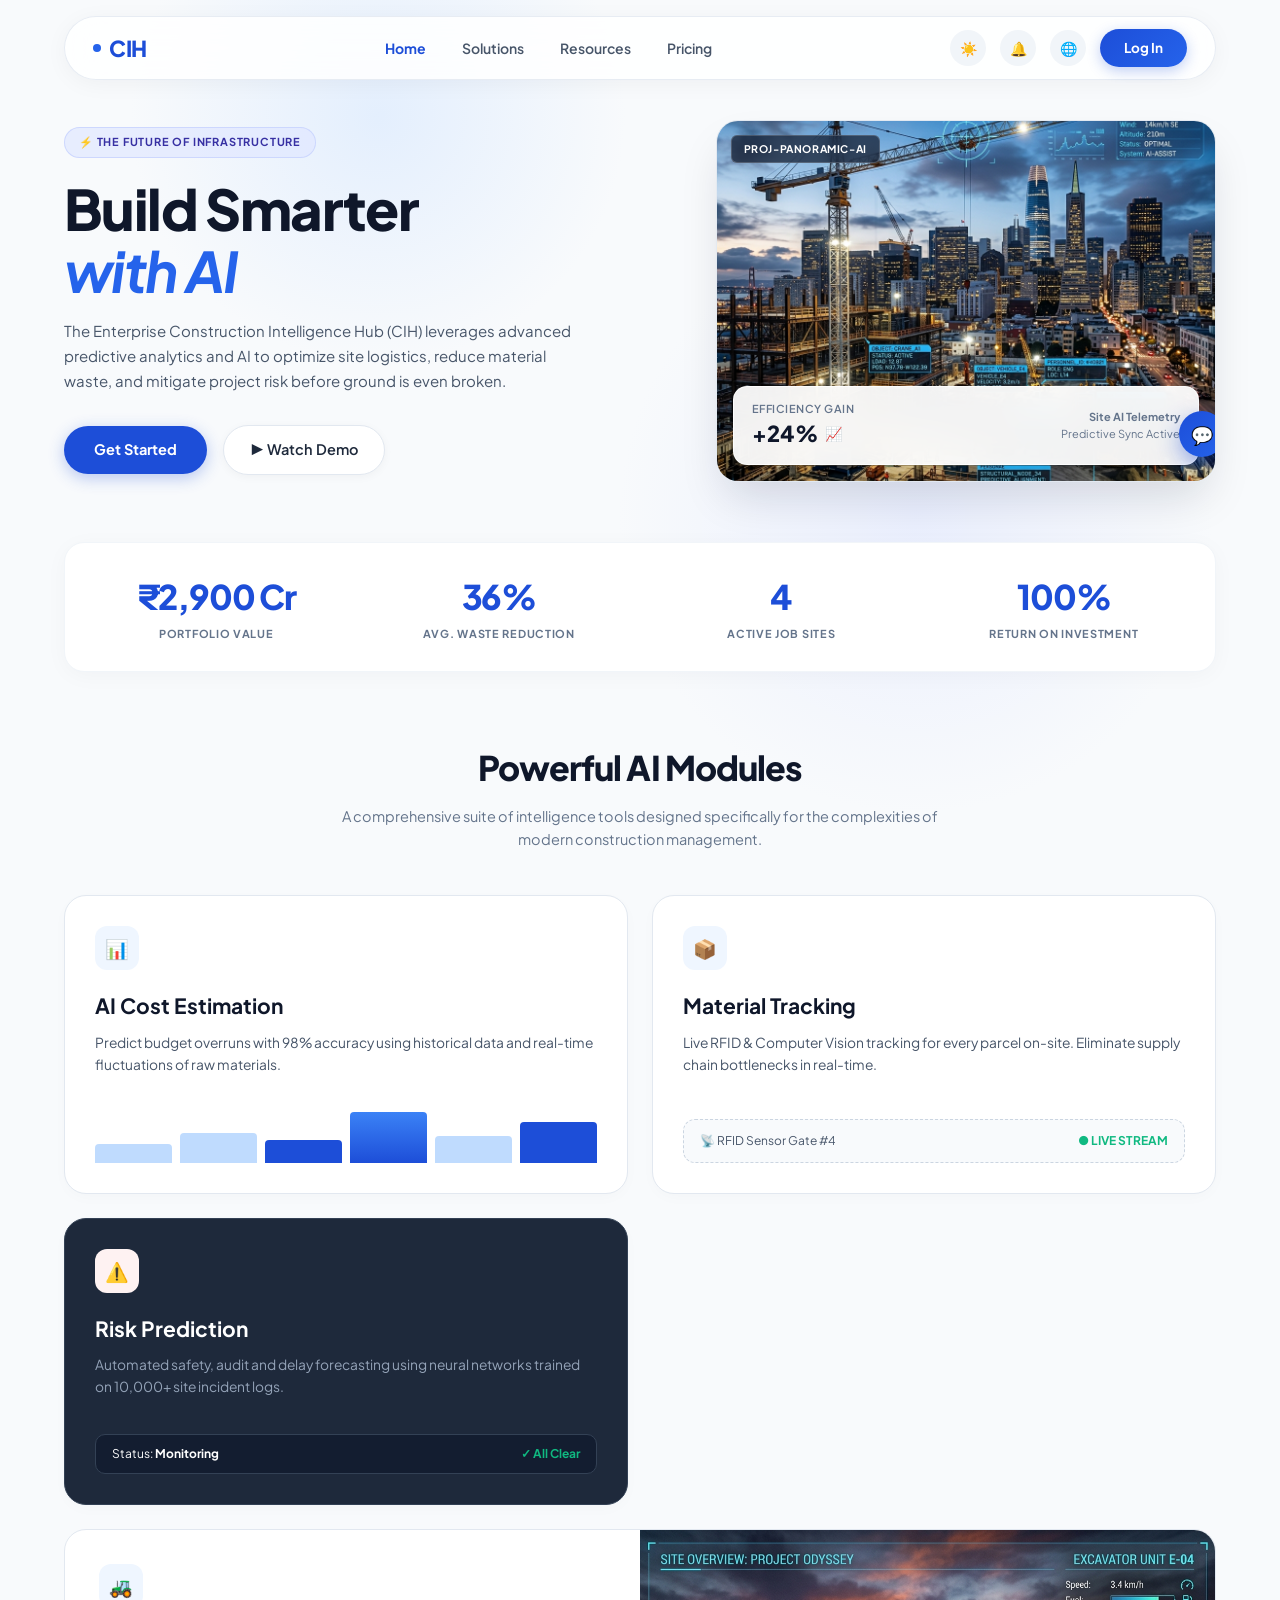
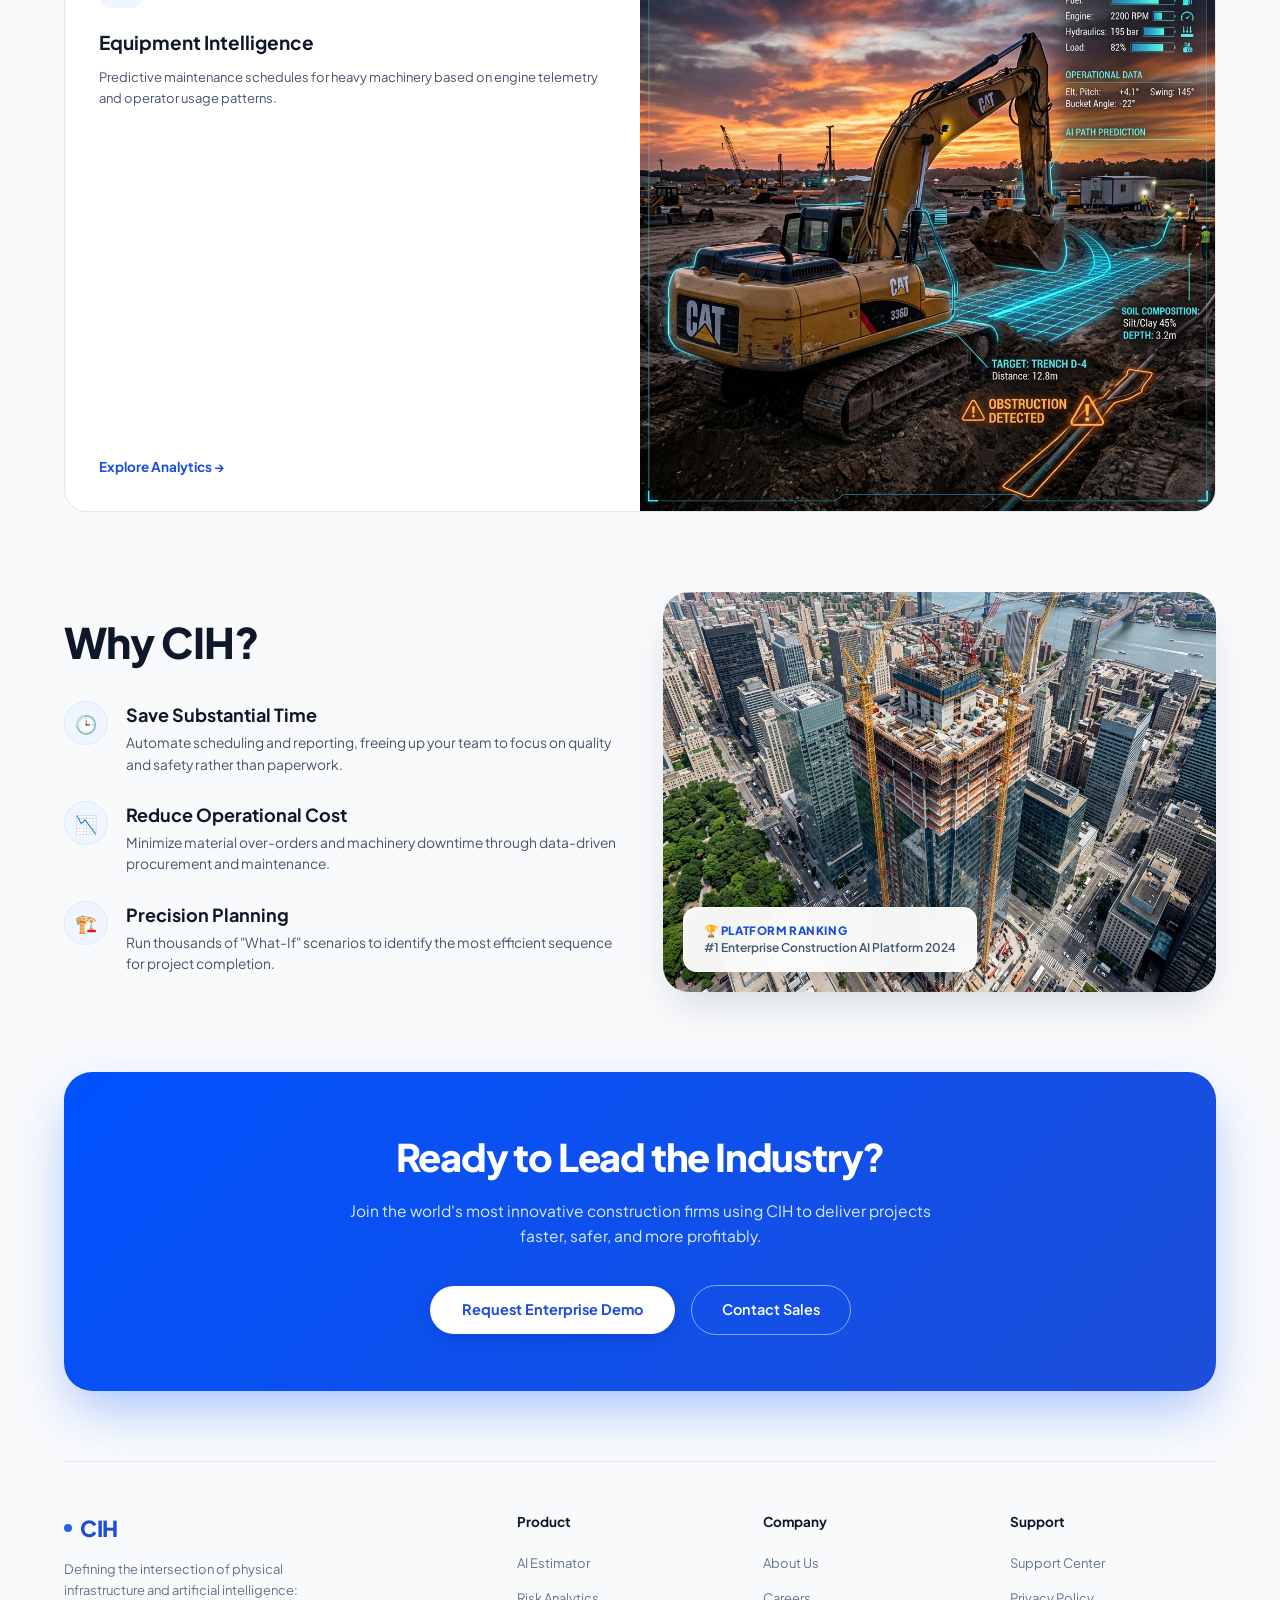
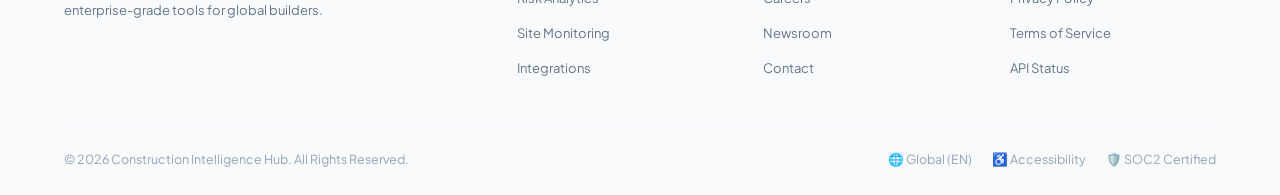
<file: Kiran Rathod/index.html>
<!DOCTYPE html>
<html lang="en">
<head>
    <meta charset="UTF-8">
    <meta name="viewport" content="width=device-width, initial-scale=1.0">
    <title>CIH | Construction Intelligent Hub</title>
    <link rel="stylesheet" href="styles/style.css">
    <link rel="icon" href="data:image/svg+xml,<svg xmlns=%22http://www.w3.org/2000/svg%22 viewBox=%220 0 100 100%22><text y=%22.9em%22 font-size=%2290%22>🏗️</text></svg>">
</head>
<body>

    <div class="container">
        <!-- HEADER / NAVIGATION BAR -->
        <div class="navbar-wrapper">
            <nav class="navbar">
                <a href="#" class="logo">
                    <span class="logo-dot"></span> CIH
                </a>
                <ul class="nav-links">
                    <li><a href="#home" class="nav-link active">Home</a></li>
                    <li><a href="#solutions" class="nav-link">Solutions</a></li>
                    <li><a href="#resources" class="nav-link">Resources</a></li>
                    <li><a href="#pricing" class="nav-link">Pricing</a></li>
                </ul>
                <div class="nav-actions">
                    <button class="icon-btn" title="Toggle Light/Dark Theme">☀️</button>
                    <button class="icon-btn" title="Notifications">🔔</button>
                    <button class="icon-btn" title="Language / Region">🌐</button>
                    <a href="dashboard.html" class="login-btn">Log In</a>
                </div>
            </nav>
        </div>

        <!-- HERO SECTION -->
        <section class="hero-section" id="home">
            <div>
                <div class="hero-badge">
                    ⚡ THE FUTURE OF INFRASTRUCTURE
                </div>
                <h1 class="hero-title">
                    Build Smarter<br/><span class="blue-italic">with AI</span>
                </h1>
                <p class="hero-desc">
                    The Enterprise Construction Intelligence Hub (CIH) leverages advanced predictive analytics and AI to optimize site logistics, reduce material waste, and mitigate project risk before ground is even broken.
                </p>
                <div class="hero-buttons">
                    <a href="#" class="btn-primary" onclick="openModal('demoModal'); return false;">Get Started</a>
                    <a href="#" class="btn-secondary" onclick="openModal('demoModal'); return false;">▶ Watch Demo</a>
                </div>
            </div>

            <div>
                <div class="hero-card-frame">
                    <div class="hero-tag-top">PROJ-PANORAMIC-AI</div>
                    <img src="assets/hero_ai.png" class="hero-img" alt="Construction AI Site Telemetry" />
                    <div class="hero-stat-badge">
                        <div>
                            <div class="stat-label-sm">Efficiency Gain</div>
                            <div class="stat-val-lg">+24% <span class="stat-green">📈</span></div>
                        </div>
                        <div style="font-size: 11px; color: #64748B; text-align: right;">
                            <strong>Site AI Telemetry</strong><br/>Predictive Sync Active
                        </div>
                    </div>
                    <div class="hero-orb" title="AI Assistant" onclick="openModal('riskModal')">💬</div>
                </div>
            </div>
        </section>

        <!-- KEY STATS BAR -->
        <section class="stats-bar" id="landingStatsBar">
            <div>
                <div class="stat-number">$12B+</div>
                <div class="stat-desc-label">PROJECTS MANAGED</div>
            </div>
            <div>
                <div class="stat-number">35%</div>
                <div class="stat-desc-label">AVG. WASTE REDUCTION</div>
            </div>
            <div>
                <div class="stat-number">500+</div>
                <div class="stat-desc-label">ACTIVE JOB SITES</div>
            </div>
            <div>
                <div class="stat-number">150%</div>
                <div class="stat-desc-label">RETURN ON INVESTMENT</div>
            </div>
        </section>

        <!-- POWERFUL AI MODULES SECTION -->
        <section id="solutions">
            <div class="section-header">
                <h2 class="section-title">Powerful AI Modules</h2>
                <p class="section-subtitle">
                    A comprehensive suite of intelligence tools designed specifically for the complexities of modern construction management.
                </p>
            </div>

            <div class="modules-grid">
                <!-- Card 1: AI Cost Estimation -->
                <div class="module-card" onclick="openModal('costModal')">
                    <div>
                        <div class="icon-box">📊</div>
                        <h3 class="card-heading">AI Cost Estimation</h3>
                        <p class="card-text">
                            Predict budget overruns with 98% accuracy using historical data and real-time fluctuations of raw materials.
                        </p>
                    </div>
                    <div class="chart-visual">
                        <div class="chart-bar" style="height: 35%;"></div>
                        <div class="chart-bar" style="height: 55%;"></div>
                        <div class="chart-bar active" style="height: 42%;"></div>
                        <div class="chart-bar gradient" style="height: 92%;"></div>
                        <div class="chart-bar" style="height: 48%;"></div>
                        <div class="chart-bar active" style="height: 75%;"></div>
                    </div>
                </div>

                <!-- Card 2: Material Tracking -->
                <div class="module-card" onclick="openModal('materialModal')">
                    <div>
                        <div class="icon-box">📦</div>
                        <h3 class="card-heading">Material Tracking</h3>
                        <p class="card-text">
                            Live RFID & Computer Vision tracking for every parcel on-site. Eliminate supply chain bottlenecks in real-time.
                        </p>
                    </div>
                    <div style="background: #F8FAFC; border-radius: 12px; padding: 12px 16px; border: 1px dashed #CBD5E1; font-size: 12px; color: #475569; display: flex; justify-content: space-between; align-items: center;">
                        <span>📡 RFID Sensor Gate #4</span>
                        <span style="color: #10B981; font-weight: 700;">● LIVE STREAM</span>
                    </div>
                </div>

                <!-- Card 3: Risk Prediction (Dark Theme) -->
                <div class="module-card dark-theme" onclick="openModal('riskModal')">
                    <div>
                        <div class="icon-box red-theme">⚠️</div>
                        <h3 class="card-heading">Risk Prediction</h3>
                        <p class="card-text">
                            Automated safety, audit and delay forecasting using neural networks trained on 10,000+ site incident logs.
                        </p>
                    </div>
                    <div class="dark-status-bar">
                        <span>Status: <strong>Monitoring</strong></span>
                        <span class="status-green">✓ All Clear</span>
                    </div>
                </div>

                <!-- Card 4: Equipment Intelligence Wide Card -->
                <div class="equipment-wide-card" onclick="openModal('equipModal')">
                    <div class="equip-text-side">
                        <div>
                            <div class="icon-box">🚜</div>
                            <h3 class="card-heading" style="font-size: 19px;">Equipment Intelligence</h3>
                            <p class="card-text" style="font-size: 13px; margin-bottom: 12px;">
                                Predictive maintenance schedules for heavy machinery based on engine telemetry and operator usage patterns.
                            </p>
                        </div>
                        <div class="arrow-link">
                            Explore Analytics &rarr;
                        </div>
                    </div>
                    <div>
                        <img src="assets/equipment.png" class="equip-img-side" alt="Equipment Telemetry Analytics" />
                    </div>
                </div>
            </div>
        </section>

        <!-- WHY CIH SECTION -->
        <section class="why-container" id="resources">
            <div>
                <h2 class="section-title" style="font-size: 42px; text-align: left; margin-bottom: 28px;">Why CIH?</h2>
                <div class="why-feature-list">
                    <div class="why-feature-item">
                        <div class="why-icon-bubble">🕒</div>
                        <div>
                            <div class="why-item-heading">Save Substantial Time</div>
                            <div class="why-item-text">
                                Automate scheduling and reporting, freeing up your team to focus on quality and safety rather than paperwork.
                            </div>
                        </div>
                    </div>
                    <div class="why-feature-item">
                        <div class="why-icon-bubble">📉</div>
                        <div>
                            <div class="why-item-heading">Reduce Operational Cost</div>
                            <div class="why-item-text">
                                Minimize material over-orders and machinery downtime through data-driven procurement and maintenance.
                            </div>
                        </div>
                    </div>
                    <div class="why-feature-item">
                        <div class="why-icon-bubble">🏗️</div>
                        <div>
                            <div class="why-item-heading">Precision Planning</div>
                            <div class="why-item-text">
                                Run thousands of "What-If" scenarios to identify the most efficient sequence for project completion.
                            </div>
                        </div>
                    </div>
                </div>
            </div>

            <div>
                <div class="why-image-card">
                    <img src="assets/skyscraper.png" class="why-img" alt="Modern Skyscraper Construction" />
                    <div class="ranking-float-badge">
                        <div class="ranking-tag-head">🏆 Platform Ranking</div>
                        <div class="ranking-tag-body">#1 Enterprise Construction AI Platform 2024</div>
                    </div>
                </div>
            </div>
        </section>

        <!-- CALL TO ACTION BANNER -->
        <section class="cta-box" id="pricing">
            <h2 class="cta-heading">Ready to Lead the Industry?</h2>
            <p class="cta-subheading">
                Join the world's most innovative construction firms using CIH to deliver projects faster, safer, and more profitably.
            </p>
            <div class="cta-btn-group">
                <a href="#" class="cta-white-btn" onclick="openModal('demoModal'); return false;">Request Enterprise Demo</a>
                <a href="#" class="cta-outline-btn" onclick="openModal('salesModal'); return false;">Contact Sales</a>
            </div>
        </section>

        <!-- FOOTER -->
        <footer class="footer-section">
            <div class="footer-columns">
                <div>
                    <a href="#" class="logo" style="margin-bottom: 14px; display: inline-flex;">
                        <span class="logo-dot"></span> CIH
                    </a>
                    <p style="font-size: 13px; color: #64748B; line-height: 1.6; max-width: 300px;">
                        Defining the intersection of physical infrastructure and artificial intelligence: enterprise-grade tools for global builders.
                    </p>
                </div>
                <div>
                    <div class="footer-head">Product</div>
                    <ul class="footer-nav">
                        <li><a href="#" onclick="openModal('costModal'); return false;">AI Estimator</a></li>
                        <li><a href="#" onclick="openModal('riskModal'); return false;">Risk Analytics</a></li>
                        <li><a href="#" onclick="openModal('materialModal'); return false;">Site Monitoring</a></li>
                        <li><a href="#" onclick="openModal('equipModal'); return false;">Integrations</a></li>
                    </ul>
                </div>
                <div>
                    <div class="footer-head">Company</div>
                    <ul class="footer-nav">
                        <li><a href="#">About Us</a></li>
                        <li><a href="#">Careers</a></li>
                        <li><a href="#">Newsroom</a></li>
                        <li><a href="#" onclick="openModal('salesModal'); return false;">Contact</a></li>
                    </ul>
                </div>
                <div>
                    <div class="footer-head">Support</div>
                    <ul class="footer-nav">
                        <li><a href="#">Support Center</a></li>
                        <li><a href="#">Privacy Policy</a></li>
                        <li><a href="#">Terms of Service</a></li>
                        <li><a href="#">API Status</a></li>
                    </ul>
                </div>
            </div>
            <div class="footer-bottom-bar">
                <div>© 2026 Construction Intelligence Hub. All Rights Reserved.</div>
                <div style="display: flex; gap: 20px;">
                    <span>🌐 Global (EN)</span>
                    <span>♿ Accessibility</span>
                    <span>🛡️ SOC2 Certified</span>
                </div>
            </div>
        </footer>
    </div>

    <!-- INTERACTIVE MODAL DIALOGS -->
    <div class="modal-overlay" id="costModal">
        <div class="modal-content">
            <button class="modal-close" onclick="closeModal('costModal')">✕</button>
            <h3 style="font-size: 20px; font-weight: 700; margin-bottom: 8px;">📊 AI Budget Forecast Simulator</h3>
            <p style="font-size: 13px; color: #64748B; margin-bottom: 20px;">Calculate cost risk variance based on raw material fluctuations.</p>
            <div class="form-group">
                <label class="form-label">Base Project Budget ($)</label>
                <input type="number" class="form-input" id="budgetInput" value="25000000" oninput="recalculateCost()">
            </div>
            <div class="form-group">
                <label class="form-label">Material Price Inflation (%)</label>
                <input type="range" min="0" max="30" value="12" style="width: 100%;" id="volatilityInput" oninput="recalculateCost()">
            </div>
            <div style="background: #EFF6FF; border-radius: 12px; padding: 16px; margin-top: 16px;">
                <div style="font-size: 12px; color: #1D4ED8; font-weight: 700;">PREDICTED OVERRUN RISK</div>
                <div style="font-size: 24px; font-weight: 800; color: #0F172A;" id="overrunOutput">+$2,250,000</div>
                <div style="font-size: 12px; color: #10B981; font-weight: 600; margin-top: 4px;">Confidence Accuracy: 98.4%</div>
            </div>
        </div>
    </div>

    <div class="modal-overlay" id="materialModal">
        <div class="modal-content">
            <button class="modal-close" onclick="closeModal('materialModal')">✕</button>
            <h3 style="font-size: 20px; font-weight: 700; margin-bottom: 8px;">📦 Live RFID & Camera Stream</h3>
            <p style="font-size: 13px; color: #64748B; margin-bottom: 16px;">Active parcel feed for Site Zone 4.</p>
            <table style="width: 100%; font-size: 12px; text-align: left; border-collapse: collapse;">
                <tr style="border-bottom: 1px solid #E2E8F0; color: #64748B;">
                    <th style="padding: 8px 0;">Item Description</th>
                    <th>Location</th>
                    <th>Status</th>
                </tr>
                <tr style="border-bottom: 1px solid #F1F5F9;">
                    <td style="padding: 10px 0;">Structural Steel Beams</td>
                    <td>Zone 4 Crane B</td>
                    <td style="color: #10B981; font-weight: 700;">🟢 On-Site</td>
                </tr>
                <tr style="border-bottom: 1px solid #F1F5F9;">
                    <td style="padding: 10px 0;">Ready-Mix Concrete</td>
                    <td>Gate 2 Transit</td>
                    <td style="color: #F59E0B; font-weight: 700;">🟡 In Transit</td>
                </tr>
                <tr>
                    <td style="padding: 10px 0;">Double-Pane Facade Glass</td>
                    <td>Bay A Warehouse</td>
                    <td style="color: #10B981; font-weight: 700;">🟢 Staged</td>
                </tr>
            </table>
        </div>
    </div>

    <div class="modal-overlay" id="riskModal">
        <div class="modal-content">
            <button class="modal-close" onclick="closeModal('riskModal')">✕</button>
            <h3 style="font-size: 20px; font-weight: 700; margin-bottom: 8px;">⚠️ Site Safety & Risk Audit</h3>
            <div style="background: #1E293B; color: #FFF; padding: 16px; border-radius: 14px; margin: 16px 0;">
                <div style="font-size: 12px; color: #94A3B8;">SITE COMPLIANCE SCORE</div>
                <div style="font-size: 32px; font-weight: 800; color: #10B981;">96 / 100</div>
                <div style="font-size: 12px; color: #CBD5E1; margin-top: 6px;">✓ Zero major safety anomalies detected across 42 active sensors.</div>
            </div>
        </div>
    </div>

    <div class="modal-overlay" id="equipModal">
        <div class="modal-content">
            <button class="modal-close" onclick="closeModal('equipModal')">✕</button>
            <h3 style="font-size: 20px; font-weight: 700; margin-bottom: 8px;">🚜 Equipment Telemetry HUD</h3>
            <p style="font-size: 13px; color: #64748B; margin-bottom: 16px;">CAT 349 Excavator (Unit #EX-09)</p>
            <div style="display: flex; gap: 16px;">
                <div style="flex: 1; background: #F8FAFC; padding: 14px; border-radius: 12px; text-align: center;">
                    <div style="font-size: 11px; color: #64748B;">ENGINE HEALTH</div>
                    <div style="font-size: 22px; font-weight: 800; color: #1D4ED8;">99%</div>
                </div>
                <div style="flex: 1; background: #F8FAFC; padding: 14px; border-radius: 12px; text-align: center;">
                    <div style="font-size: 11px; color: #64748B;">PREDICTIVE MAINT.</div>
                    <div style="font-size: 22px; font-weight: 800; color: #10B981;">In 280 hrs</div>
                </div>
            </div>
        </div>
    </div>

    <div class="modal-overlay" id="demoModal">
        <div class="modal-content">
            <button class="modal-close" onclick="closeModal('demoModal')">✕</button>
            <h3 style="font-size: 20px; font-weight: 700; margin-bottom: 8px;">🎯 Request Enterprise Demo</h3>
            <p style="font-size: 13px; color: #64748B; margin-bottom: 20px;">Get a personalized walk-through of the CIH AI platform.</p>
            <div class="form-group">
                <label class="form-label">Full Name</label>
                <input type="text" class="form-input" placeholder="John Doe">
            </div>
            <div class="form-group">
                <label class="form-label">Work Email</label>
                <input type="email" class="form-input" placeholder="john@constructioncorp.com">
            </div>
            <button class="btn-primary" style="width: 100%; justify-content: center; margin-top: 10px;" onclick="alert('Thank you! Our enterprise team will contact you within 2 hours.'); closeModal('demoModal');">Submit Request</button>
        </div>
    </div>

    <div class="modal-overlay" id="salesModal">
        <div class="modal-content">
            <button class="modal-close" onclick="closeModal('salesModal')">✕</button>
            <h3 style="font-size: 20px; font-weight: 700; margin-bottom: 8px;">📞 Contact Sales</h3>
            <p style="font-size: 13px; color: #64748B; margin-bottom: 20px;">Speak with an infrastructure AI specialist.</p>
            <div class="form-group">
                <label class="form-label">Work Email</label>
                <input type="email" class="form-input" placeholder="sales@yourfirm.com">
            </div>
            <div class="form-group">
                <label class="form-label">Message</label>
                <textarea class="form-input" rows="3" placeholder="Tell us about your active projects..."></textarea>
            </div>
            <button class="btn-primary" style="width: 100%; justify-content: center;" onclick="alert('Your message has been sent to our sales team!'); closeModal('salesModal');">Send Message</button>
        </div>

    </div>

    <script src="js/data.js?v=30.0"></script>
    <script src="js/main.js?v=30.0"></script>
</body>
</html>
</file>
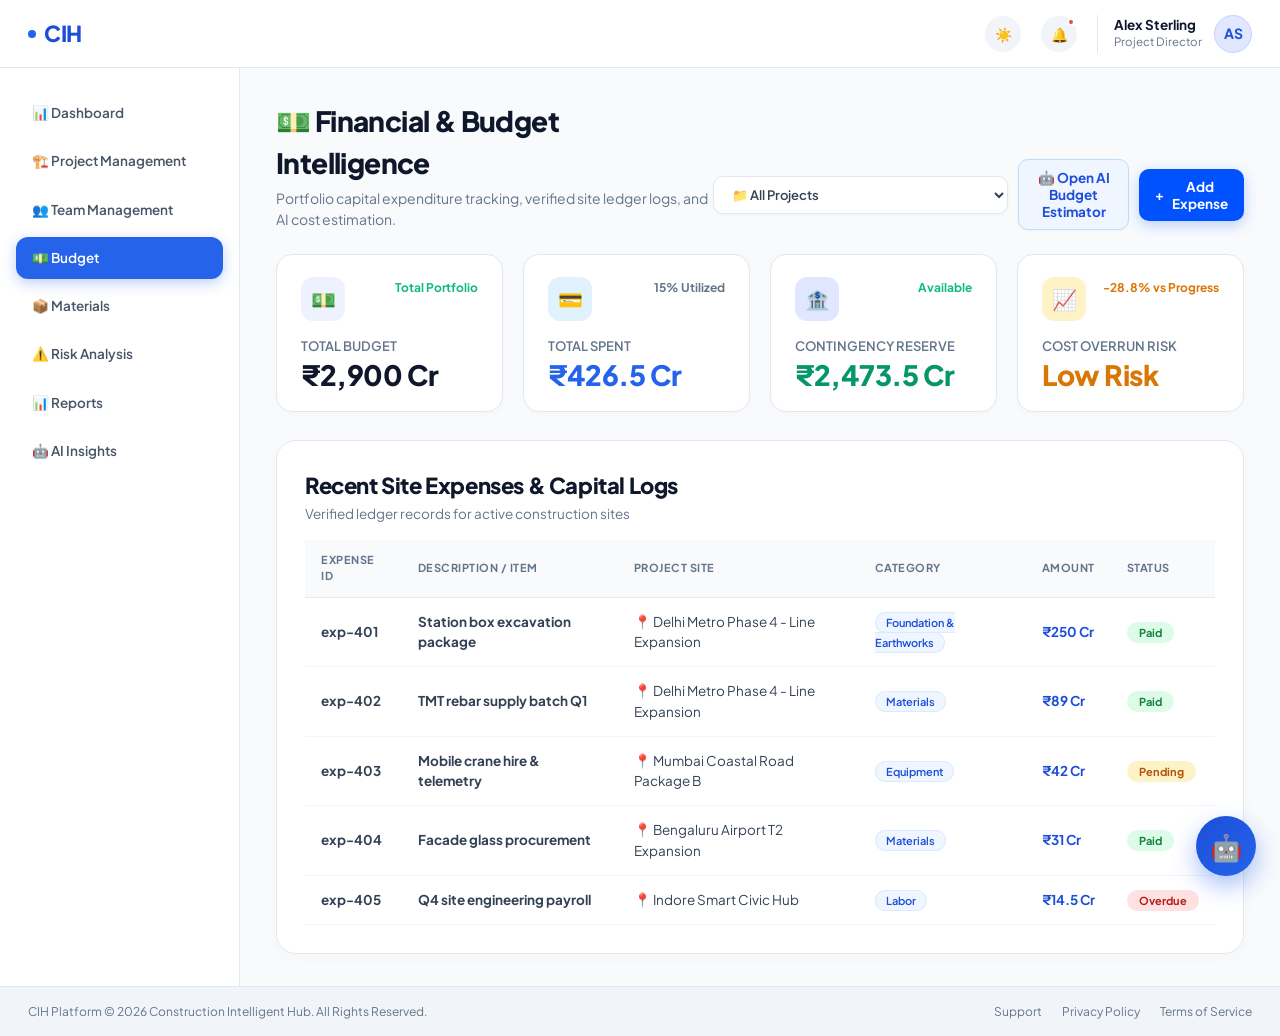
<file: Kiran Rathod/budget.html>
<!DOCTYPE html>
<html lang="en">
<head>
    <meta charset="UTF-8">
    <meta name="viewport" content="width=device-width, initial-scale=1.0">
    <title>CIH | Financial & Budget Intelligence</title>
    <link rel="stylesheet" href="styles/style.css">
    <link rel="icon" href="data:image/svg+xml,<svg xmlns=%22http://www.w3.org/2000/svg%22 viewBox=%220 0 100 100%22><text y=%22.9em%22 font-size=%2290%22>🏗️</text></svg>">
</head>
<body style="background: #F8FAFC; margin: 0; padding: 0;">

    <div class="dash-app">
        <!-- TOP GLOBAL HEADER -->   
        <header class="dash-header">
            <div class="dash-header-left">
                <a href="index.html" class="logo" title="Back to Landing Page">
                    <span class="logo-dot"></span> CIH
                </a>
            </div>

            <div class="dash-header-right">
                <button class="icon-btn" title="Toggle Light/Dark Theme">☀️</button>
                <div style="position: relative;">
                    <button class="icon-btn" title="Notifications">🔔</button>
                    <span style="position: absolute; top: 2px; right: 2px; width: 8px; height: 8px; background: #EF4444; border-radius: 50%; border: 2px solid #FFF;"></span>
                </div>
                <div class="dash-user-profile" onclick="window.location.href='profile.html'" style="cursor: pointer;" title="View User Profile & Account Settings">
                    <div>
                        <div class="dash-user-name">Alex Sterling</div>
                        <div class="dash-user-role">Project Director</div>
                    </div>
                    <div class="dash-user-avatar">AS</div>
                </div>
            </div>
        </header>

        <!-- LEFT SIDEBAR -->
        <aside class="dash-sidebar">
            <ul class="dash-menu">
                <li><a href="dashboard.html" class="dash-menu-item">📊 Dashboard</a></li>
                <li><a href="project-management.html" class="dash-menu-item">🏗️ Project Management</a></li>
                <li><a href="team-management.html" class="dash-menu-item">👥 Team Management</a></li>
                <li><a href="budget.html" class="dash-menu-item active">💵 Budget</a></li>
                <li><a href="materials.html" class="dash-menu-item">📦 Materials</a></li>
                <li><a href="risk-analysis.html" class="dash-menu-item">⚠️ Risk Analysis</a></li>
                <li><a href="reports.html" class="dash-menu-item">📊 Reports</a></li>
                <li><a href="ai-insights.html" class="dash-menu-item">🤖 AI Insights</a></li>
            </ul>


        </aside>

        <!-- MAIN BUDGET CONTENT (SIMPLIFIED FINANCIAL DASHBOARD) -->
        <main class="dash-main">
            <div class="dash-top-title-row" style="margin-bottom: 24px;">
                <div>
                    <h1 class="dash-page-title">💵 Financial & Budget Intelligence</h1>
                    <p class="dash-page-sub">Portfolio capital expenditure tracking, verified site ledger logs, and AI cost estimation.</p>
                </div>
                <div style="display: flex; gap: 10px; align-items: center;">
                    <select class="dash-btn-filter" id="budgetProjectFilter" onchange="filterBudgetByProject()" style="padding: 9px 14px; font-weight: 600; background: #FFFFFF;">
                        <option value="all">📁 All Projects (Portfolio Overview)</option>
                    </select>

                    <button class="kpi-btn-secondary" onclick="openModal('aiBudgetEstimatorModal')" style="background: #EFF6FF; color: #1D4ED8; border-color: #BFDBFE; font-weight: 700; padding: 9px 16px;">
                        🤖 Open AI Budget Estimator
                    </button>

                    <button class="kpi-btn-primary" onclick="openModal('addExpenseModal')" style="padding: 9px 16px;">
                        <span>+</span> Add Expense
                    </button>
                </div>
            </div>

            <!-- FINANCIAL KPI CARDS GRID -->
            <div class="kpi-cards-grid" style="grid-template-columns: repeat(4, 1fr); margin-bottom: 28px;">
                <div class="kpi-card">
                    <div class="kpi-card-header">
                        <div class="kpi-icon-box" style="background: #EEF2FF; color: #4F46E5;">💵</div>
                        <span class="kpi-badge badge-green">Total Portfolio</span>
                    </div>
                    <div class="kpi-card-body">
                        <div class="kpi-label">TOTAL BUDGET</div>
                        <div class="kpi-value" id="kpiBudgetTotal">—</div>
                    </div>
                </div>

                <div class="kpi-card">
                    <div class="kpi-card-header">
                        <div class="kpi-icon-box" style="background: #E0F2FE; color: #0284C7;">💳</div>
                        <span class="kpi-badge badge-slate" id="kpiBudgetUtilBadge">Utilized</span>
                    </div>
                    <div class="kpi-card-body">
                        <div class="kpi-label">TOTAL SPENT</div>
                        <div class="kpi-value" id="kpiBudgetSpent" style="color: #2563EB;">—</div>
                    </div>
                </div>

                <div class="kpi-card">
                    <div class="kpi-card-header">
                        <div class="kpi-icon-box" style="background: #E0E7FF; color: #059669;">🏦</div>
                        <span class="kpi-badge badge-green">Available</span>
                    </div>
                    <div class="kpi-card-body">
                        <div class="kpi-label">CONTINGENCY RESERVE</div>
                        <div class="kpi-value" id="kpiBudgetReserve" style="color: #059669;">—</div>
                    </div>
                </div>

                <div class="kpi-card">
                    <div class="kpi-card-header">
                        <div class="kpi-icon-box" style="background: #FEF3C7; color: #D97706;">📈</div>
                        <span class="kpi-badge badge-amber" id="kpiBudgetOverrunBadge">Forecast</span>
                    </div>
                    <div class="kpi-card-body">
                        <div class="kpi-label">COST OVERRUN RISK</div>
                        <div class="kpi-value" id="kpiBudgetOverrun" style="color: #D97706;">—</div>
                    </div>
                </div>
            </div>

            <!-- RECENT EXPENSES TABLE -->
            <div class="analytics-container">
                <div class="analytics-header" style="margin-bottom: 16px;">
                    <div>
                        <h2 class="analytics-title">Recent Site Expenses & Capital Logs</h2>
                        <div class="analytics-sub">Verified ledger records for active construction sites</div>
                    </div>
                </div>

                <table class="cih-data-table">
                    <thead>
                        <tr>
                            <th>EXPENSE ID</th>
                            <th>DESCRIPTION / ITEM</th>
                            <th>PROJECT SITE</th>
                            <th>CATEGORY</th>
                            <th>AMOUNT</th>
                            <th>STATUS</th>
                        </tr>
                    </thead>
                    <tbody id="expenseTableBody">
                        <!-- Rendered by main.js initBudgetPage() -->
                    </tbody>
                </table>
            </div>
        </main>

        <!-- DASHBOARD FOOTER -->
        <footer class="dash-footer">
            <div>CIH Platform &copy; 2026 Construction Intelligent Hub. All Rights Reserved.</div>
            <div style="display: flex; gap: 20px;">
                <a href="#" style="color: #64748B; text-decoration: none;">Support</a>
                <a href="#" style="color: #64748B; text-decoration: none;">Privacy Policy</a>
                <a href="#" style="color: #64748B; text-decoration: none;">Terms of Service</a>
            </div>
        </footer>
    </div>

    <!-- AI BUDGET ESTIMATOR MODAL -->
    <div class="modal-overlay" id="aiBudgetEstimatorModal">
        <div class="modal-content" style="max-width: 840px; max-height: 90vh; overflow-y: auto;">
            <button class="modal-close" onclick="closeModal('aiBudgetEstimatorModal')">✕</button>
            
            <div style="display: flex; justify-content: space-between; align-items: center; border-bottom: 1px solid #F1F5F9; padding-bottom: 12px; margin-bottom: 20px;">
                <div>
                    <h3 style="font-size: 20px; font-weight: 800; color: #0F172A; margin: 0 0 4px 0;">🤖 AI Project Budget Estimator</h3>
                    <p style="font-size: 13px; color: #64748B; margin: 0;">Specify project parameters below to compute an AI budget estimate powered by Llama 3.2.</p>
                </div>
                <span class="skill-badge" style="background: #EFF6FF; color: #1D4ED8; font-weight: 700; padding: 6px 14px;">Llama 3.2 AI</span>
            </div>

            <!-- QUESTIONNAIRE FORM GRID -->
            <div style="display: grid; grid-template-columns: repeat(2, 1fr); gap: 16px; margin-bottom: 20px;">
                <div>
                    <label class="form-label" style="font-weight: 700;">1. Project Infrastructure Type *</label>
                    <select class="form-input" id="budgetAiProjType">
                        <option value="Commercial High-Rise Tower">🏢 Commercial High-Rise Tower</option>
                        <option value="Residential Complex & Gated Community">🏠 Residential Complex & Gated Community</option>
                        <option value="Metro Rail & Transit Infrastructure">🚆 Metro Rail & Transit Infrastructure</option>
                        <option value="Industrial Warehouse & Logistics Hub">🏭 Industrial Warehouse & Logistics Hub</option>
                        <option value="Airport Terminal & Cargo Complex">✈️ Airport Terminal & Cargo Complex</option>
                    </select>
                </div>

                <div>
                    <label class="form-label" style="font-weight: 700;">2. Total Built-Up Area (Sq. Ft) *</label>
                    <input type="text" class="form-input" id="budgetAiArea" value="250,000" placeholder="e.g. 250,000">
                </div>

                <div>
                    <label class="form-label" style="font-weight: 700;">3. Site Location / City *</label>
                    <select class="form-input" id="budgetAiCity">
                        <option value="Mumbai (Coastal / Metro)">Mumbai (Coastal / Metro)</option>
                        <option value="Delhi NCR (Urban / Highway)">Delhi NCR (Urban / Highway)</option>
                        <option value="Indore (Smart City / Inland)">Indore (Smart City / Inland)</option>
                        <option value="Hyderabad (Tech Hub / Plateau)">Hyderabad (Tech Hub / Plateau)</option>
                        <option value="Bangalore (IT Corridor)">Bangalore (IT Corridor)</option>
                    </select>
                </div>

                <div>
                    <label class="form-label" style="font-weight: 700;">4. Specification & Quality Grade *</label>
                    <select class="form-input" id="budgetAiQuality">
                        <option value="Premium Luxury (High-end finishes, Smart Automation)">Premium Luxury (High-end finishes)</option>
                        <option value="Standard Commercial (Grade A Materials, Heavy Duty)" selected>Standard Commercial (Grade A)</option>
                        <option value="Economy Basic (Functional, Standard Structural Specs)">Economy Basic (Functional Standard)</option>
                    </select>
                </div>

                <div>
                    <label class="form-label" style="font-weight: 700;">5. Target Duration (Months) *</label>
                    <input type="number" class="form-input" id="budgetAiDuration" value="24" placeholder="e.g. 24">
                </div>

                <div>
                    <label class="form-label" style="font-weight: 700;">6. Risk Contingency Buffer % *</label>
                    <select class="form-input" id="budgetAiContingency">
                        <option value="5%">5% Standard Contingency</option>
                        <option value="10%" selected>10% Moderate Contingency</option>
                        <option value="15%">15% High Risk / Volatile Buffer</option>
                    </select>
                </div>
            </div>

            <!-- GENERATE ESTIMATION BUTTON -->
            <div>
                <button class="btn-primary" id="btnEstimateBudget" onclick="triggerAiBudgetEstimation()" style="width: 100%; justify-content: center; padding: 13px; font-size: 15px; font-weight: 700; border-radius: 8px; background: #2563EB;">
                    ⚡ Estimate Project Budget with AI
                </button>
            </div>

            <!-- STATUS BADGE ALERT (HIDDEN UNTIL CLICKED) -->
            <div id="budgetStatusBadge" style="display: none; background: #DCFCE7; color: #15803D; border: 1px solid #86EFAC; border-radius: 8px; padding: 12px 18px; font-weight: 700; font-size: 14px; margin-top: 20px;">
                Budget Estimation Completed
            </div>

            <!-- AI GENERATED ESTIMATION REPORT CONTAINER (HIDDEN UNTIL CLICKED) -->
            <div id="aiBudgetEstimateOutput" style="display: none; background: #F8FAFC; border: 1px solid #E2E8F0; border-radius: 12px; padding: 24px; margin-top: 20px;">
                <!-- Dynamically populated by triggerAiBudgetEstimation() in main.js -->
            </div>
        </div>
    </div>

    <!-- ADD EXPENSE MODAL -->
    <div class="modal-overlay" id="addExpenseModal">
        <div class="modal-content" style="max-width: 540px;">
            <button class="modal-close" onclick="closeModal('addExpenseModal')">✕</button>
            <h3 style="font-size: 20px; font-weight: 700; margin-bottom: 4px;">➕ Record Site Expense</h3>
            <p style="font-size: 13px; color: #64748B; margin-bottom: 20px;">Add new capital expenditure entry into the financial ledger.</p>

            <div class="form-group">
                <label class="form-label">Expense Title / Item *</label>
                <input type="text" class="form-input" id="expTitle" placeholder="e.g. Concrete Batching Lease">
            </div>

            <div class="form-group">
                <label class="form-label">Assigned Project</label>
                <select class="form-input" id="expProj">
                </select>
            </div>

            <div style="display: grid; grid-template-columns: 1fr 1fr; gap: 14px;">
                <div class="form-group">
                    <label class="form-label">Category</label>
                    <select class="form-input" id="expCategory">
                        <option value="Materials">Materials</option>
                        <option value="Machinery">Machinery & Telemetry</option>
                        <option value="Labor">Labor & Contractors</option>
                        <option value="AI Risk & Admin">Permits & Admin</option>
                    </select>
                </div>

                <div class="form-group">
                    <label class="form-label">Amount (₹ Cr)</label>
                    <input type="number" class="form-input" id="expAmount" placeholder="e.g. 85">
                </div>
            </div>

            <button class="btn-primary" style="width: 100%; justify-content: center; margin-top: 10px; padding: 12px;" onclick="handleCreateExpense()">Submit Expense Entry</button>
        </div>
    </div>

    <!-- PROJECT WORKSPACE DETAIL MODAL -->
    <div class="modal-overlay" id="projectDetailModal">
        <div class="modal-content" style="max-width: 680px; max-height: 90vh; overflow-y: auto;" id="projectDetailContent">
            <!-- Dynamically populated by main.js handleOpenProject() -->
        </div>
    </div>

    <!-- GLOBAL FLOATING AI CHATBOT WIDGET -->
    <button class="cih-floating-widget-btn" onclick="toggleAIChat()" title="Open Local AI Chatbot (Llama 3.2)">🤖</button>
    <div class="cih-chat-window" id="cihFloatingChatWindow" style="display: none;">
        <div class="cih-chat-header">
            <div>
                <div class="cih-chat-header-title">🤖 CIH AI Assistant</div>
                <div class="cih-chat-header-sub">Powered by Llama 3.2 (Offline Engine)</div>
            </div>
            <button style="background: none; border: none; color: #FFF; font-size: 18px; cursor: pointer;" onclick="toggleAIChat()">✕</button>
        </div>
        <div class="cih-chat-body" id="cihFloatingChatBody">
            <div class="chat-bubble chat-bubble-ai">
                Hello! I am your local AI assistant running offline via **Llama 3.2**. Ask me any question about your active construction projects, budget risks, or material stock!
            </div>
        </div>
        <div class="cih-chat-footer">
            <input type="text" class="cih-chat-input" id="cihFloatingChatInput" placeholder="Ask AI assistant..." onkeypress="if(event.key==='Enter') sendFloatingChatMessage()">
            <button class="cih-chat-send" onclick="sendFloatingChatMessage()">Send</button>
        </div>
    </div>

    <!-- AI MODULE SCRIPTS -->
    <script src="ai/config.js?v=19.0"></script>
    <script src="ai/ollama_client.js?v=30.0"></script>
    <script src="ai/prompt_manager.js?v=30.0"></script>
    <script src="ai/utils.js?v=19.0"></script>
    <script src="ai/ai_service.js?v=30.0"></script>

    <!-- APP CORE SCRIPTS -->
    <script src="js/data.js?v=30.0"></script>
    <script src="js/main.js?v=30.0"></script>
</body>
</html>
</file>
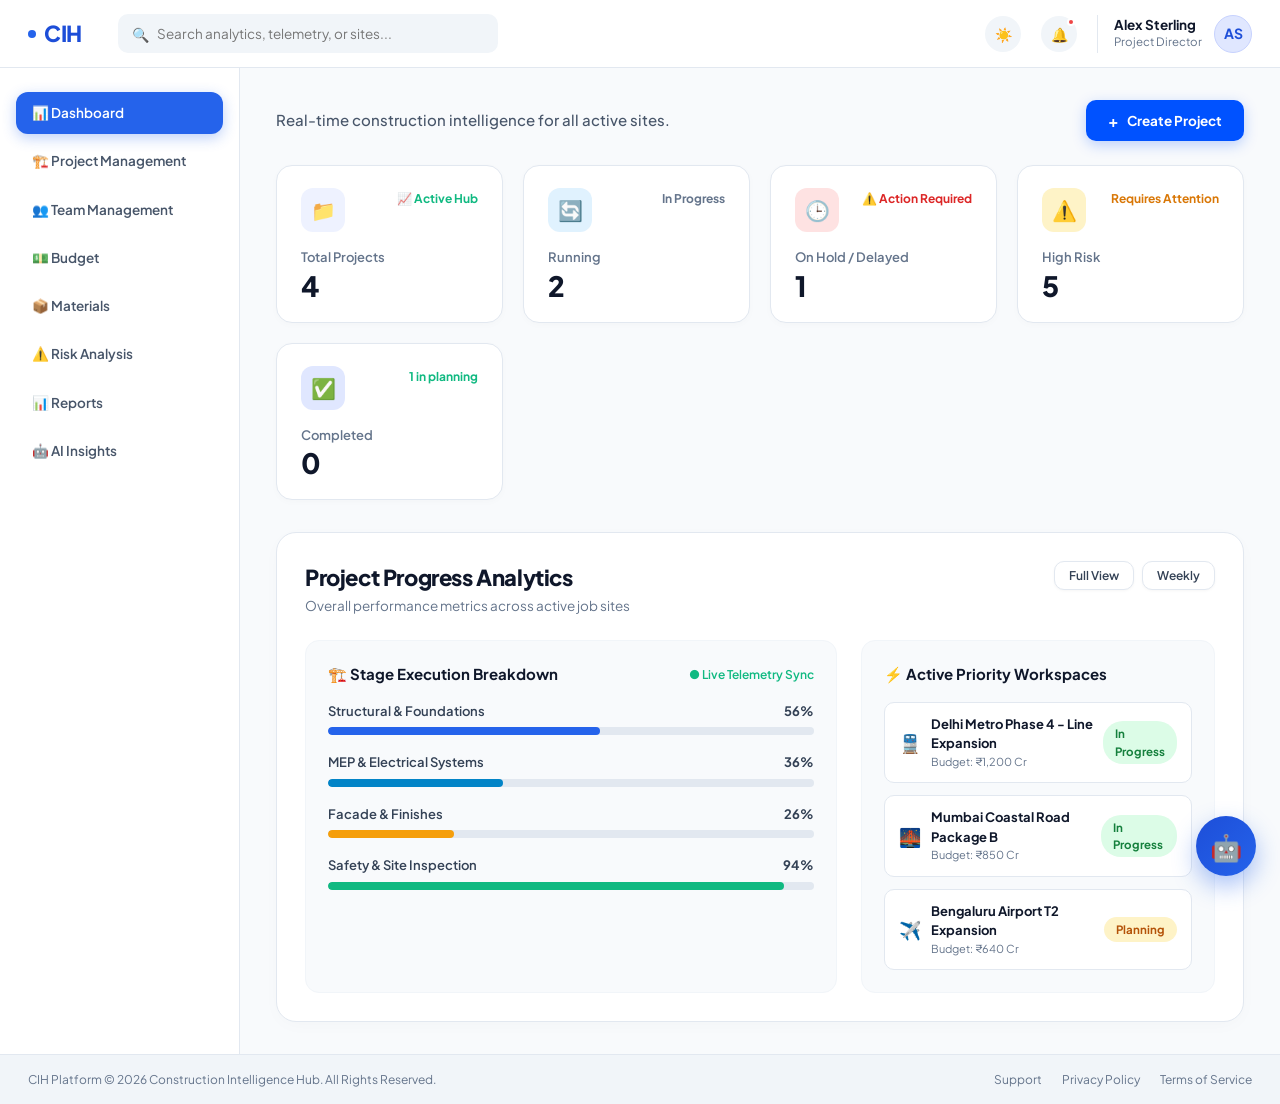
<file: Kiran Rathod/dashboard.html>
<!DOCTYPE html>
<html lang="en">
<head>
    <meta charset="UTF-8">
    <meta name="viewport" content="width=device-width, initial-scale=1.0">
    <title>CIH | Real-Time Construction Dashboard</title>
    <link rel="stylesheet" href="styles/style.css">
    <link rel="icon" href="data:image/svg+xml,<svg xmlns=%22http://www.w3.org/2000/svg%22 viewBox=%220 0 100 100%22><text y=%22.9em%22 font-size=%2290%22>🏗️</text></svg>">
</head>
<body style="background: #F8FAFC; margin: 0; padding: 0;">

    <div class="dash-app">
        <!-- TOP GLOBAL HEADER -->   
        <header class="dash-header">
            <div class="dash-header-left">
                <a href="index.html" class="logo" title="Back to Landing Page">
                    <span class="logo-dot"></span> CIH
                </a>
                <div class="dash-search-container">
                    <span class="dash-search-icon">🔍</span>
                    <input type="text" class="dash-search-input" placeholder="Search analytics, telemetry, or sites...">
                </div>
            </div>

            <div class="dash-header-right">
                <button class="icon-btn" title="Toggle Light/Dark Theme">☀️</button>
                <div style="position: relative;">
                    <button class="icon-btn" title="Notifications">🔔</button>
                    <span style="position: absolute; top: 2px; right: 2px; width: 8px; height: 8px; background: #EF4444; border-radius: 50%; border: 2px solid #FFF;"></span>
                </div>
                <div class="dash-user-profile" onclick="window.location.href='profile.html'" style="cursor: pointer;" title="View User Profile & Account Settings">
                    <div>
                        <div class="dash-user-name">Alex Sterling</div>
                        <div class="dash-user-role">Project Director</div>
                    </div>
                    <div class="dash-user-avatar">AS</div>
                </div>
            </div>
        </header>

        <!-- LEFT SIDEBAR -->
        <aside class="dash-sidebar">
            <ul class="dash-menu">
                <li><a href="dashboard.html" class="dash-menu-item active">📊 Dashboard</a></li>
                <li><a href="project-management.html" class="dash-menu-item">🏗️ Project Management</a></li>
                <li><a href="team-management.html" class="dash-menu-item">👥 Team Management</a></li>
                <li><a href="budget.html" class="dash-menu-item">💵 Budget</a></li>
                <li><a href="materials.html" class="dash-menu-item">📦 Materials</a></li>
                <li><a href="risk-analysis.html" class="dash-menu-item">⚠️ Risk Analysis</a></li>
                <li><a href="reports.html" class="dash-menu-item">📊 Reports</a></li>
                <li><a href="ai-insights.html" class="dash-menu-item">🤖 AI Insights</a></li>
            </ul>


        </aside>

        <!-- MAIN REDESIGNED DASHBOARD CONTENT -->
        <main class="dash-main">
            <!-- TOP SUBTITLE AND ACTION BUTTONS ROW -->
            <div class="dash-kpi-top-bar">
                <div class="dash-kpi-subtitle" id="dashboardSubtitle">
                    Real-time construction intelligence for all active sites.
                </div>
                <div class="dash-kpi-actions">
                    <button class="kpi-btn-primary" onclick="openModal('newProjectModal')">
                        <span style="font-size: 16px; font-weight: 700;">+</span> Create Project
                    </button>
                </div>
            </div>

            <!-- KPI STATS CARDS GRID (5 CARDS) -->
            <div class="kpi-cards-grid" id="kpiCardsGrid">
                <!-- Dynamically populated by js/main.js from CIH_DATASET.dashboardStats -->
            </div>

            <!-- PROJECT PROGRESS ANALYTICS SECTION -->
            <section class="analytics-container">
                <div class="analytics-header">
                    <div>
                        <h2 class="analytics-title">Project Progress Analytics</h2>
                        <div class="analytics-sub">Overall performance metrics across active job sites</div>
                    </div>
                    <div style="display: flex; gap: 8px;">
                        <button class="dash-btn-filter" style="padding: 6px 14px; font-size: 12px;">Full View</button>
                        <button class="dash-btn-filter" style="padding: 6px 14px; font-size: 12px;">Weekly</button>
                    </div>
                </div>

                <div class="analytics-grid">
                    <!-- Progress Breakdown Card -->
                    <div class="analytics-card" id="analyticsProgressCard">
                        <!-- Populated by main.js -->
                    </div>

                    <!-- Live Site Telemetry Card -->
                    <div class="analytics-card" id="analyticsTelemetryCard">
                        <!-- Populated by main.js -->
                    </div>
                </div>
            </section>
        </main>

        <!-- DASHBOARD FOOTER -->
        <footer class="dash-footer">
            <div>CIH Platform &copy; 2026 Construction Intelligence Hub. All Rights Reserved.</div>
            <div style="display: flex; gap: 20px;">
                <a href="#" style="color: #64748B; text-decoration: none;">Support</a>
                <a href="#" style="color: #64748B; text-decoration: none;">Privacy Policy</a>
                <a href="#" style="color: #64748B; text-decoration: none;">Terms of Service</a>
            </div>
        </footer>
    </div>

    <!-- NEW PROJECT MODAL -->
    <div class="modal-overlay" id="newProjectModal">
        <div class="modal-content" style="max-width: 600px; max-height: 90vh; overflow-y: auto;">
            <button class="modal-close" onclick="closeModal('newProjectModal')">✕</button>
            <h3 style="font-size: 20px; font-weight: 700; margin-bottom: 4px;">➕ Create New Infrastructure Project</h3>
            <p style="font-size: 13px; color: #64748B; margin-bottom: 20px;">Initialize AI telemetry and track real-time metrics for a new job site.</p>
            
            <div style="display: grid; grid-template-columns: 1fr 1fr; gap: 14px;">
                <div class="form-group" style="grid-column: span 2;">
                    <label class="form-label">Project Name *</label>
                    <input type="text" class="form-input" id="newProjName" placeholder="e.g. Hyderabad Metro Line 3">
                </div>

                <div class="form-group">
                    <label class="form-label">Category / Sector</label>
                    <select class="form-input" id="newProjCategory">
                        <option value="transit">🚆 Transit & Railway</option>
                        <option value="highway">🛣️ Highway & Bridges</option>
                        <option value="commercial">🏢 Commercial Hub</option>
                        <option value="airport">✈️ Airport & Aviation</option>
                        <option value="infrastructure" selected>🏗️ Infrastructure</option>
                    </select>
                </div>

                <div class="form-group">
                    <label class="form-label">Location / City</label>
                    <input type="text" class="form-input" id="newProjCity" placeholder="e.g. Hyderabad, India">
                </div>

                <div class="form-group">
                    <label class="form-label">Project Status</label>
                    <select class="form-input" id="newProjStatus">
                        <option value="In Progress" selected>🟢 In Progress</option>
                        <option value="Planning">🟡 Planning</option>
                        <option value="On Hold">🔴 On Hold</option>
                        <option value="Completed">✅ Completed</option>
                    </select>
                </div>

                <div class="form-group">
                    <label class="form-label">Estimated Budget (₹ Cr)</label>
                    <input type="number" class="form-input" id="newProjBudget" placeholder="e.g. 5000">
                </div>

                <div class="form-group">
                    <label class="form-label">Target Completion Date</label>
                    <input type="date" class="form-input" id="newProjDeadline">
                </div>

                <div class="form-group">
                    <label class="form-label">Initial Progress (%)</label>
                    <input type="number" class="form-input" id="newProjProgress" min="0" max="100" placeholder="10" value="10">
                </div>

                <div class="form-group" style="grid-column: span 2;">
                    <label class="form-label">Project Lead / Director</label>
                    <input type="text" class="form-input" id="newProjLead" placeholder="e.g. Alex Sterling">
                </div>

                <div class="form-group" style="grid-column: span 2;">
                    <label class="form-label">Scope & Key Highlights</label>
                    <textarea class="form-input" id="newProjDesc" rows="2" placeholder="Brief details regarding materials, site scope, and timeline..."></textarea>
                </div>
            </div>

            <button class="btn-primary" style="width: 100%; justify-content: center; margin-top: 10px; padding: 12px;" onclick="handleCreateNewProject()">Create Project</button>
        </div>
    </div>

    <!-- PROJECT WORKSPACE DETAIL MODAL -->
    <div class="modal-overlay" id="projectDetailModal">
        <div class="modal-content" style="max-width: 680px; max-height: 90vh; overflow-y: auto;" id="projectDetailContent">
            <!-- Dynamically populated by main.js handleOpenProject() -->
        </div>
    </div>

    <!-- GLOBAL FLOATING AI CHATBOT WIDGET -->
    <button class="cih-floating-widget-btn" onclick="toggleAIChat()" title="Open Local AI Chatbot (Llama 3.2)">🤖</button>
    <div class="cih-chat-window" id="cihFloatingChatWindow" style="display: none;">
        <div class="cih-chat-header">
            <div>
                <div class="cih-chat-header-title">🤖 CIH AI Assistant</div>
                <div class="cih-chat-header-sub">Powered by Llama 3.2 (Offline Engine)</div>
            </div>
            <button style="background: none; border: none; color: #FFF; font-size: 18px; cursor: pointer;" onclick="toggleAIChat()">✕</button>
        </div>
        <div class="cih-chat-body" id="cihFloatingChatBody">
            <div class="chat-bubble chat-bubble-ai">
                Hello! I am your local AI assistant running offline via **Llama 3.2**. Ask me any question about your active construction projects, budget risks, or material stock!
            </div>
        </div>
        <div class="cih-chat-footer">
            <input type="text" class="cih-chat-input" id="cihFloatingChatInput" placeholder="Ask AI assistant..." onkeypress="if(event.key==='Enter') sendFloatingChatMessage()">
            <button class="cih-chat-send" onclick="sendFloatingChatMessage()">Send</button>
        </div>
    </div>

    <!-- AI MODULE SCRIPTS -->
    <script src="ai/config.js?v=5.0"></script>
    <script src="ai/ollama_client.js?v=30.0"></script>
    <script src="ai/prompt_manager.js?v=30.0"></script>
    <script src="ai/utils.js?v=5.0"></script>
    <script src="ai/ai_service.js?v=30.0"></script>

    <!-- APP CORE SCRIPTS -->
    <script src="js/data.js?v=30.0"></script>
    <script src="js/main.js?v=30.0"></script>
</body>
</html>
</file>
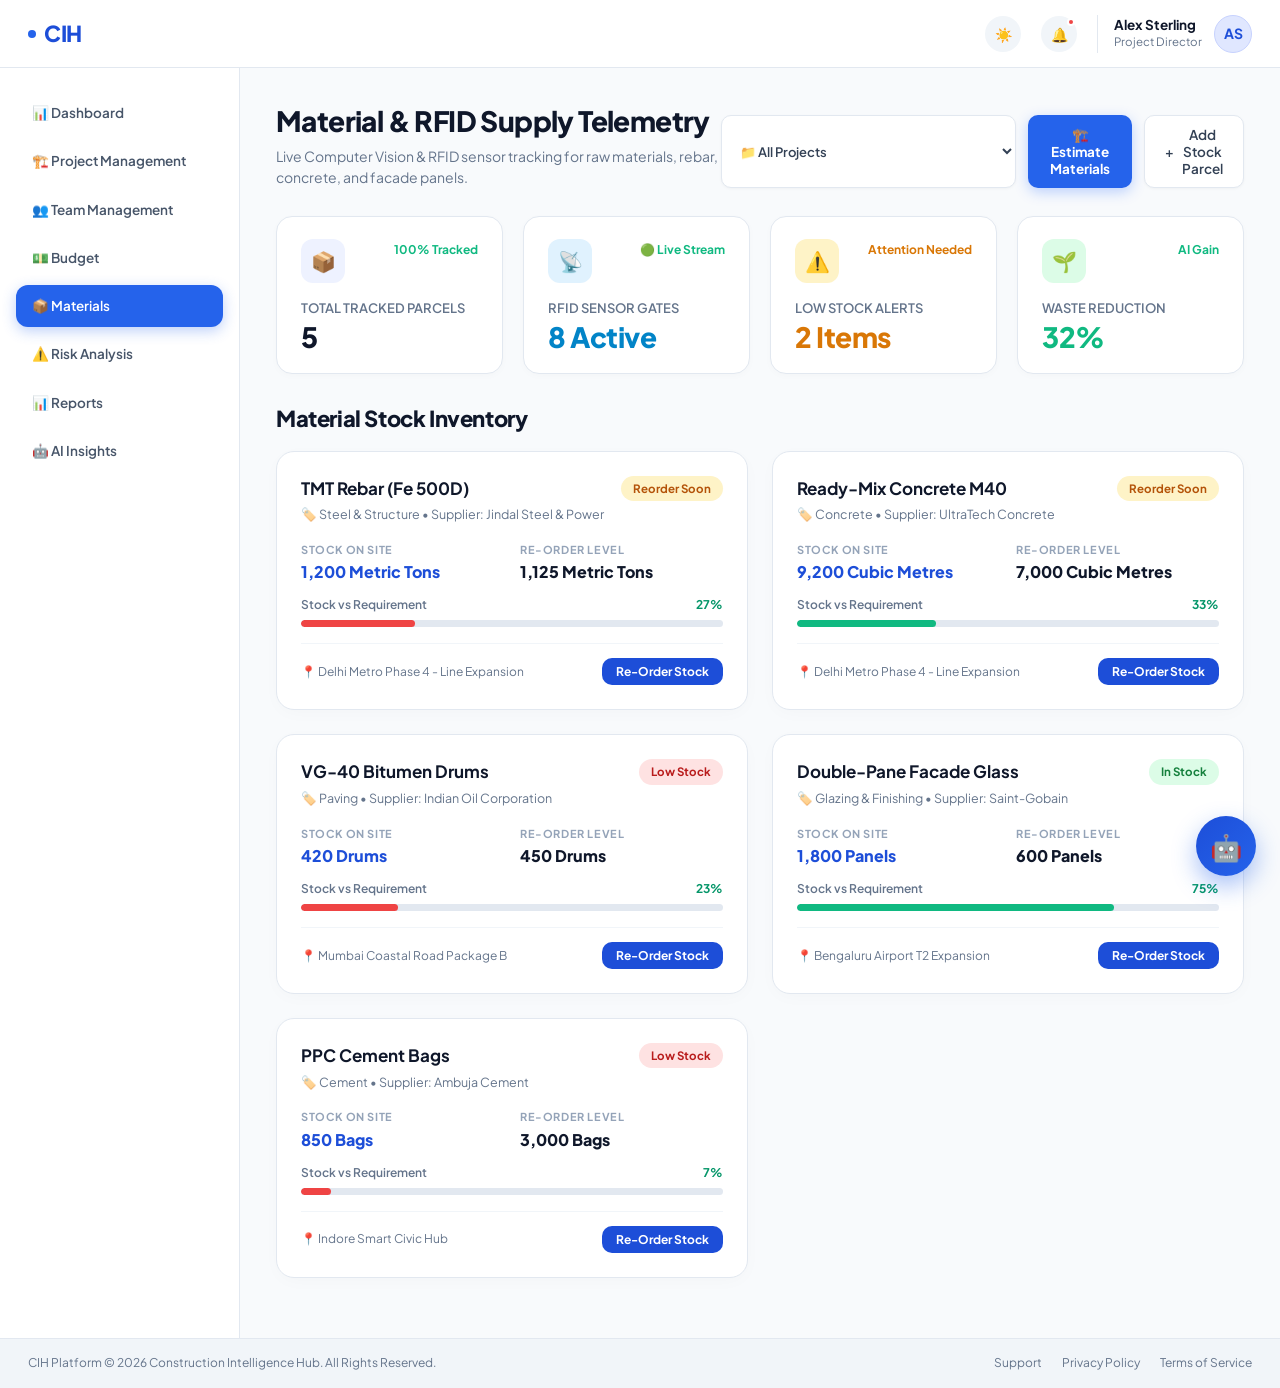
<file: Kiran Rathod/materials.html>
<!DOCTYPE html>
<html lang="en">

<head>
    <meta charset="UTF-8">
    <meta name="viewport" content="width=device-width, initial-scale=1.0">
    <title>CIH | Material & RFID Supply Telemetry</title>
    <link rel="stylesheet" href="styles/style.css">
    <link rel="icon"
        href="data:image/svg+xml,<svg xmlns=%22http://www.w3.org/2000/svg%22 viewBox=%220 0 100 100%22><text y=%22.9em%22 font-size=%2290%22>🏗️</text></svg>">
</head>

<body style="background: #F8FAFC; margin: 0; padding: 0;">

    <div class="dash-app">
        <!-- TOP GLOBAL HEADER -->
        <header class="dash-header">
            <div class="dash-header-left">
                <a href="index.html" class="logo" title="Back to Landing Page">
                    <span class="logo-dot"></span> CIH
                </a>
            </div>

            <div class="dash-header-right">
                <button class="icon-btn" title="Toggle Light/Dark Theme">☀️</button>
                <div style="position: relative;">
                    <button class="icon-btn" title="Notifications">🔔</button>
                    <span
                        style="position: absolute; top: 2px; right: 2px; width: 8px; height: 8px; background: #EF4444; border-radius: 50%; border: 2px solid #FFF;"></span>
                </div>
                <div class="dash-user-profile" onclick="window.location.href='profile.html'" style="cursor: pointer;"
                    title="View User Profile & Account Settings">
                    <div>
                        <div class="dash-user-name">Alex Sterling</div>
                        <div class="dash-user-role">Project Director</div>
                    </div>
                    <div class="dash-user-avatar">AS</div>
                </div>
            </div>
        </header>

        <!-- LEFT SIDEBAR -->
        <aside class="dash-sidebar">
            <ul class="dash-menu">
                <li><a href="dashboard.html" class="dash-menu-item">📊 Dashboard</a></li>
                <li><a href="project-management.html" class="dash-menu-item">🏗️ Project Management</a></li>
                <li><a href="team-management.html" class="dash-menu-item">👥 Team Management</a></li>
                <li><a href="budget.html" class="dash-menu-item">💵 Budget</a></li>
                <li><a href="materials.html" class="dash-menu-item active">📦 Materials</a></li>
                <li><a href="risk-analysis.html" class="dash-menu-item">⚠️ Risk Analysis</a></li>
                <li><a href="reports.html" class="dash-menu-item">📊 Reports</a></li>
                <li><a href="ai-insights.html" class="dash-menu-item">🤖 AI Insights</a></li>
            </ul>


        </aside>

        <!-- MAIN MATERIALS CONTENT -->
        <main class="dash-main">
            <div class="dash-top-title-row">
                <div>
                    <h1 class="dash-page-title">Material & RFID Supply Telemetry</h1>
                    <p class="dash-page-sub">Live Computer Vision & RFID sensor tracking for raw materials, rebar,
                        concrete, and facade panels.</p>
                </div>
                <div class="dash-filter-controls">
                    <select class="dash-btn-filter" id="materialProjectFilter" onchange="filterMaterialsByProject()"
                        style="padding: 9px 14px; font-weight: 600;">
                        <option value="all">📁 All Projects (Portfolio Stock)</option>
                    </select>
                    <button class="kpi-btn-primary" style="background: #2563EB; color: #FFFFFF;"
                        onclick="openModal('materialEstimatorModal')">🏗️ Estimate Materials</button>
                    <button class="kpi-btn-secondary" onclick="openModal('addMaterialModal')">
                        <span>+</span> Add Stock Parcel
                    </button>
                </div>
            </div>

            <!-- AI MATERIAL ESTIMATION GENERATED OUTPUT BOX (HIDDEN ON PAGE LOAD, SHOWN ON BUTTON PRESS) -->
            <div id="aiMatOutputContainer" style="margin-bottom: 28px; display: none;">
                <div class="ai-output-box" id="aiMatOutputBox" style="display: none;">
                    <!-- Dynamically populated when user presses "Calculate AI Material Quantities" -->
                </div>
            </div>

            <!-- MATERIAL KPI CARDS GRID -->
            <div class="kpi-cards-grid" style="grid-template-columns: repeat(4, 1fr); margin-bottom: 28px;">
                <div class="kpi-card">
                    <div class="kpi-card-header">
                        <div class="kpi-icon-box" style="background: #EEF2FF; color: #4F46E5;">📦</div>
                        <span class="kpi-badge badge-green">100% Tracked</span>
                    </div>
                    <div class="kpi-card-body">
                        <div class="kpi-label">TOTAL TRACKED PARCELS</div>
                        <div class="kpi-value" id="kpiMatParcels">—</div>
                    </div>
                </div>

                <div class="kpi-card">
                    <div class="kpi-card-header">
                        <div class="kpi-icon-box" style="background: #E0F2FE; color: #0284C7;">📡</div>
                        <span class="kpi-badge badge-green">🟢 Live Stream</span>
                    </div>
                    <div class="kpi-card-body">
                        <div class="kpi-label">RFID SENSOR GATES</div>
                        <div class="kpi-value" style="color: #0284C7;">8 Active</div>
                    </div>
                </div>

                <div class="kpi-card">
                    <div class="kpi-card-header">
                        <div class="kpi-icon-box" style="background: #FEF3C7; color: #D97706;">⚠️</div>
                        <span class="kpi-badge badge-amber">Attention Needed</span>
                    </div>
                    <div class="kpi-card-body">
                        <div class="kpi-label">LOW STOCK ALERTS</div>
                        <div class="kpi-value" id="kpiMatLowStock" style="color: #D97706;">—</div>
                    </div>
                </div>

                <div class="kpi-card">
                    <div class="kpi-card-header">
                        <div class="kpi-icon-box" style="background: #DCFCE7; color: #15803D;">🌱</div>
                        <span class="kpi-badge badge-green">AI Gain</span>
                    </div>
                    <div class="kpi-card-body">
                        <div class="kpi-label">WASTE REDUCTION</div>
                        <div class="kpi-value" id="kpiMatWaste" style="color: #10B981;">—</div>
                    </div>
                </div>
            </div>



            <!-- MATERIAL INVENTORY GRID -->
            <h2 class="analytics-title" style="margin-bottom: 16px;">Material Stock Inventory</h2>
            <div class="dash-project-grid" id="materialsGrid">
                <!-- Dynamically rendered by main.js initMaterialsPage() -->
            </div>
        </main>

        <!-- DASHBOARD FOOTER -->
        <footer class="dash-footer">
            <div>CIH Platform &copy; 2026 Construction Intelligence Hub. All Rights Reserved.</div>
            <div style="display: flex; gap: 20px;">
                <a href="#" style="color: #64748B; text-decoration: none;">Support</a>
                <a href="#" style="color: #64748B; text-decoration: none;">Privacy Policy</a>
                <a href="#" style="color: #64748B; text-decoration: none;">Terms of Service</a>
            </div>
        </footer>
    </div>

    <!-- AI MATERIAL ESTIMATOR — 3-STEP INTERACTIVE WIZARD -->
    <div class="modal-overlay" id="materialEstimatorModal">
        <div class="modal-content mat-wizard-modal">
            <button class="modal-close" onclick="closeModal('materialEstimatorModal')">✕</button>

            <div class="mat-wizard-header">
                <div class="mat-wizard-header-icon">🏗️</div>
                <div>
                    <h3 class="mat-wizard-title">AI Material Estimator</h3>
                    <p class="mat-wizard-subtitle">3-step wizard · dimensions, structure, and finish quality feed Llama 3.2 for a full BOQ.</p>
                </div>
            </div>

            <div class="mat-wizard-progress" id="matWizardProgress" aria-label="Estimation progress">
                <div class="mat-wizard-progress-step active" data-progress="1">
                    <span class="mat-wizard-progress-num">1</span>
                    <span class="mat-wizard-progress-label">Dimensions &amp; Area</span>
                </div>
                <div class="mat-wizard-progress-line" data-line="1"></div>
                <div class="mat-wizard-progress-step" data-progress="2">
                    <span class="mat-wizard-progress-num">2</span>
                    <span class="mat-wizard-progress-label">Structure &amp; Floors</span>
                </div>
                <div class="mat-wizard-progress-line" data-line="2"></div>
                <div class="mat-wizard-progress-step" data-progress="3">
                    <span class="mat-wizard-progress-num">3</span>
                    <span class="mat-wizard-progress-label">Finish &amp; Quality</span>
                </div>
            </div>

            <div class="mat-wizard-form" id="matWizardForm">

                <!-- STEP 1: Dimensions & Area -->
                <div class="mat-wizard-step is-active" data-step="1">
                    <div class="mat-wizard-question">
                        <div class="mat-wizard-q-label">
                            <span class="mat-wizard-q-num">1</span>
                            <span>Building footprint dimensions</span>
                        </div>
                        <div class="mat-wizard-row">
                            <div style="flex:1;">
                                <label class="mat-wizard-input-label" for="wizMatLength">Length (m)</label>
                                <input type="number" class="form-input mat-wizard-input" id="wizMatLength"
                                    placeholder="e.g. 12" min="0.5" step="0.1" oninput="updateWizardLiveMetrics()">
                            </div>
                            <div style="flex:1;">
                                <label class="mat-wizard-input-label" for="wizMatWidth">Width (m)</label>
                                <input type="number" class="form-input mat-wizard-input" id="wizMatWidth"
                                    placeholder="e.g. 9" min="0.5" step="0.1" oninput="updateWizardLiveMetrics()">
                            </div>
                            <div style="flex:1;">
                                <label class="mat-wizard-input-label" for="wizMatHeight">Floor Height (m)</label>
                                <input type="number" class="form-input mat-wizard-input" id="wizMatHeight"
                                    placeholder="e.g. 3" min="2" step="0.1" value="3" oninput="updateWizardLiveMetrics()">
                            </div>
                        </div>
                        <div class="mat-live-metric" id="wizFootprintMetric">
                            Footprint Area: <strong>—</strong>
                        </div>
                        <div class="mat-wizard-hint">Length × Width is calculated live in m² and sq ft. All three values must be greater than 0.</div>
                    </div>
                    <div class="mat-wizard-question">
                        <div class="mat-wizard-q-label">
                            <span class="mat-wizard-q-num">•</span>
                            <span>Project name <em style="font-weight:500;color:#94A3B8;">(optional)</em></span>
                        </div>
                        <input type="text" class="form-input mat-wizard-input" id="wizMatProjectName"
                            placeholder="e.g. My Villa in Pune" autocomplete="off">
                        <input type="hidden" id="wizMatLocation" value="Active Site">
                    </div>
                </div>

                <!-- STEP 2: Structure & Floors -->
                <div class="mat-wizard-step" data-step="2">
                    <div class="mat-wizard-question">
                        <div class="mat-wizard-q-label">
                            <span class="mat-wizard-q-num">2</span>
                            <span>Number of floors</span>
                        </div>
                        <div class="mat-wizard-stepper" style="max-width: 280px;">
                            <button type="button" class="mat-stepper-btn" onclick="changeFloors(-1)">−</button>
                            <input type="number" class="form-input mat-wizard-input mat-stepper-input" id="wizMatFloors" value="2" min="1" max="100" readonly>
                            <button type="button" class="mat-stepper-btn" onclick="changeFloors(1)">+</button>
                        </div>
                        <div class="mat-wizard-floors-hint" id="wizFloorsHint">G + 1 Floor</div>
                    </div>
                    <div class="mat-wizard-question">
                        <div class="mat-wizard-q-label">
                            <span class="mat-wizard-q-num">2</span>
                            <span>Building structure type</span>
                        </div>
                        <div class="mat-tile-grid" id="wizStructureGrid">
                            <button type="button" class="mat-tile-card" data-value="Residential House" onclick="selectWizardOption('wizMatStructure', 'Residential House', this)">
                                <span class="mat-tile-icon">🏠</span>
                                <span class="mat-tile-title">Residential House</span>
                                <span class="mat-tile-desc">RCC frame · isolated footings · typical villa / apartment</span>
                            </button>
                            <button type="button" class="mat-tile-card" data-value="Commercial / Office" onclick="selectWizardOption('wizMatStructure', 'Commercial / Office', this)">
                                <span class="mat-tile-icon">🏢</span>
                                <span class="mat-tile-title">Commercial / Office</span>
                                <span class="mat-tile-desc">RCC frame · raft foundation · office / mixed-use</span>
                            </button>
                            <button type="button" class="mat-tile-card" data-value="Industrial / Warehouse" onclick="selectWizardOption('wizMatStructure', 'Industrial / Warehouse', this)">
                                <span class="mat-tile-icon">🏭</span>
                                <span class="mat-tile-title">Industrial / Warehouse</span>
                                <span class="mat-tile-desc">Steel frame · pile foundation · sheds &amp; plants</span>
                            </button>
                        </div>
                        <input type="hidden" id="wizMatStructure" value="">
                    </div>
                    <div class="mat-live-metric" id="wizBuiltUpMetric">
                        Total Built-Up Area: <strong>—</strong>
                    </div>
                </div>

                <!-- STEP 3: Finish & Quality -->
                <div class="mat-wizard-step" data-step="3">
                    <div class="mat-wizard-question">
                        <div class="mat-wizard-q-label">
                            <span class="mat-wizard-q-num">3</span>
                            <span>Quality / specification level</span>
                        </div>
                        <div class="mat-tile-grid mat-tile-grid-quality" id="wizQualityGrid">
                            <button type="button" class="mat-tile-card" data-value="Economy" onclick="selectWizardOption('wizMatQuality', 'Economy', this)">
                                <span class="mat-tile-icon">⭐</span>
                                <span class="mat-tile-title">Economy / Basic</span>
                                <span class="mat-tile-desc">M20 concrete · Fe415 steel · basic finishes · ~3.5 kg/sq ft steel</span>
                            </button>
                            <button type="button" class="mat-tile-card selected" data-value="Standard" onclick="selectWizardOption('wizMatQuality', 'Standard', this)">
                                <span class="mat-tile-icon">⭐⭐</span>
                                <span class="mat-tile-title">Standard / Premium</span>
                                <span class="mat-tile-desc">M25 concrete · Fe500 steel · premium finishes · ~4.2 kg/sq ft steel</span>
                            </button>
                            <button type="button" class="mat-tile-card" data-value="Luxury" onclick="selectWizardOption('wizMatQuality', 'Luxury', this)">
                                <span class="mat-tile-icon">✨</span>
                                <span class="mat-tile-title">Luxury / High-End</span>
                                <span class="mat-tile-desc">M30+ concrete · Fe550 steel · custom finishes · ~5.0 kg/sq ft steel</span>
                            </button>
                        </div>
                        <input type="hidden" id="wizMatQuality" value="Standard">
                    </div>
                    <div class="mat-wizard-question">
                        <div class="mat-wizard-q-label">
                            <span class="mat-wizard-q-num">3</span>
                            <span>Wastage margin overhead</span>
                        </div>
                        <div class="mat-tile-grid mat-tile-grid-wastage" id="wizWastageGrid">
                            <button type="button" class="mat-tile-card" data-value="5%" onclick="selectWizardOption('wizMatWastage', '5%', this)">
                                <span class="mat-tile-title">5%</span>
                                <span class="mat-tile-desc">Tight site control</span>
                            </button>
                            <button type="button" class="mat-tile-card selected" data-value="10%" onclick="selectWizardOption('wizMatWastage', '10%', this)">
                                <span class="mat-tile-title">10%</span>
                                <span class="mat-tile-desc">Typical site buffer</span>
                            </button>
                            <button type="button" class="mat-tile-card" data-value="15%" onclick="selectWizardOption('wizMatWastage', '15%', this)">
                                <span class="mat-tile-title">15%</span>
                                <span class="mat-tile-desc">Complex / remote site</span>
                            </button>
                        </div>
                        <input type="hidden" id="wizMatWastage" value="10%">
                    </div>
                </div>

            </div>

            <div class="mat-wizard-footer">
                <button type="button" class="mat-wizard-nav-btn" id="matWizardBackBtn" onclick="wizardBack()" disabled>← Back</button>
                <div class="mat-wizard-footer-hint" id="matWizardFooterHint">Step 1 of 3 · Enter length, width and floor height</div>
                <button type="button" class="mat-wizard-nav-btn mat-wizard-nav-btn-primary" id="matWizardNextBtn" onclick="wizardNext()">Next →</button>
                <button type="button" class="mat-wizard-submit-btn" id="matWizardSubmitBtn" onclick="submitMaterialWizard()" style="display:none;">
                    <span class="mat-wizard-btn-icon">🚀</span>
                    Calculate AI Quantities &amp; Cost Breakdown
                </button>
            </div>

        </div>
    </div>

    <!-- ADD MATERIAL MODAL -->
    <div class="modal-overlay" id="addMaterialModal">
        <div class="modal-content" style="max-width: 560px;">
            <button class="modal-close" onclick="closeModal('addMaterialModal')">✕</button>
            <h3 style="font-size: 20px; font-weight: 700; margin-bottom: 4px;">📦 Add Material Inventory Parcel</h3>
            <p style="font-size: 13px; color: #64748B; margin-bottom: 20px;">Register new supply stock parcel and assign
                RFID tag.</p>

            <div class="form-group">
                <label class="form-label">Material Name *</label>
                <input type="text" class="form-input" id="newMatName" placeholder="e.g. Portland Cement Bags">
            </div>

            <div style="display: grid; grid-template-columns: 1fr 1fr; gap: 14px;">
                <div class="form-group">
                    <label class="form-label">Category</label>
                    <select class="form-input" id="newMatCategory">
                        <option value="Steel & Rebar">Steel & Rebar</option>
                        <option value="Concrete">Concrete</option>
                        <option value="Glass & Glazing">Glass & Glazing</option>
                        <option value="Cement">Cement</option>
                    </select>
                </div>

                <div class="form-group">
                    <label class="form-label">Assigned Project</label>
                    <select class="form-input" id="newMatProj">
                    </select>
                </div>

                <div class="form-group">
                    <label class="form-label">Stock Quantity</label>
                    <input type="text" class="form-input" id="newMatQty" placeholder="e.g. 1,500 Bags">
                </div>

                <div class="form-group">
                    <label class="form-label">Supplier / Vendor</label>
                    <input type="text" class="form-input" id="newMatSupplier" placeholder="e.g. UltraTech Cement">
                </div>
            </div>

            <button class="btn-primary" style="width: 100%; justify-content: center; margin-top: 10px; padding: 12px;"
                onclick="handleCreateMaterial()">Register Material Stock</button>
        </div>
    </div>

    <!-- PROJECT WORKSPACE DETAIL MODAL -->
    <div class="modal-overlay" id="projectDetailModal">
        <div class="modal-content" style="max-width: 680px; max-height: 90vh; overflow-y: auto;"
            id="projectDetailContent">
            <!-- Dynamically populated by main.js handleOpenProject() -->
        </div>
    </div>

    <!-- GLOBAL FLOATING AI CHATBOT WIDGET -->
    <button class="cih-floating-widget-btn" onclick="toggleAIChat()"
        title="Open Local AI Chatbot (Llama 3.2)">🤖</button>
    <div class="cih-chat-window" id="cihFloatingChatWindow" style="display: none;">
        <div class="cih-chat-header">
            <div>
                <div class="cih-chat-header-title">🤖 CIH AI Assistant</div>
                <div class="cih-chat-header-sub">Powered by Llama 3.2 (Offline Engine)</div>
            </div>
            <button style="background: none; border: none; color: #FFF; font-size: 18px; cursor: pointer;"
                onclick="toggleAIChat()">✕</button>
        </div>
        <div class="cih-chat-body" id="cihFloatingChatBody">
            <div class="chat-bubble chat-bubble-ai">
                Hello! I am your local AI assistant running offline via **Llama 3.2**. Ask me any question about your
                active construction projects, budget risks, or material stock!
            </div>
        </div>
        <div class="cih-chat-footer">
            <input type="text" class="cih-chat-input" id="cihFloatingChatInput" placeholder="Ask AI assistant..."
                onkeypress="if(event.key==='Enter') sendFloatingChatMessage()">
            <button class="cih-chat-send" onclick="sendFloatingChatMessage()">Send</button>
        </div>
    </div>

    <!-- AI MODULE SCRIPTS -->
    <script src="ai/config.js?v=26.0"></script>
    <script src="ai/utils.js?v=26.0"></script>
    <script src="ai/prompt_manager.js?v=30.0"></script>
    <script src="ai/ollama_client.js?v=30.0"></script>
    <script src="ai/ai_service.js?v=30.0"></script>

    <!-- APP CORE SCRIPTS -->
    <script src="js/data.js?v=30.0"></script>
    <script src="js/main.js?v=30.0"></script>
</body>

</html>
</file>
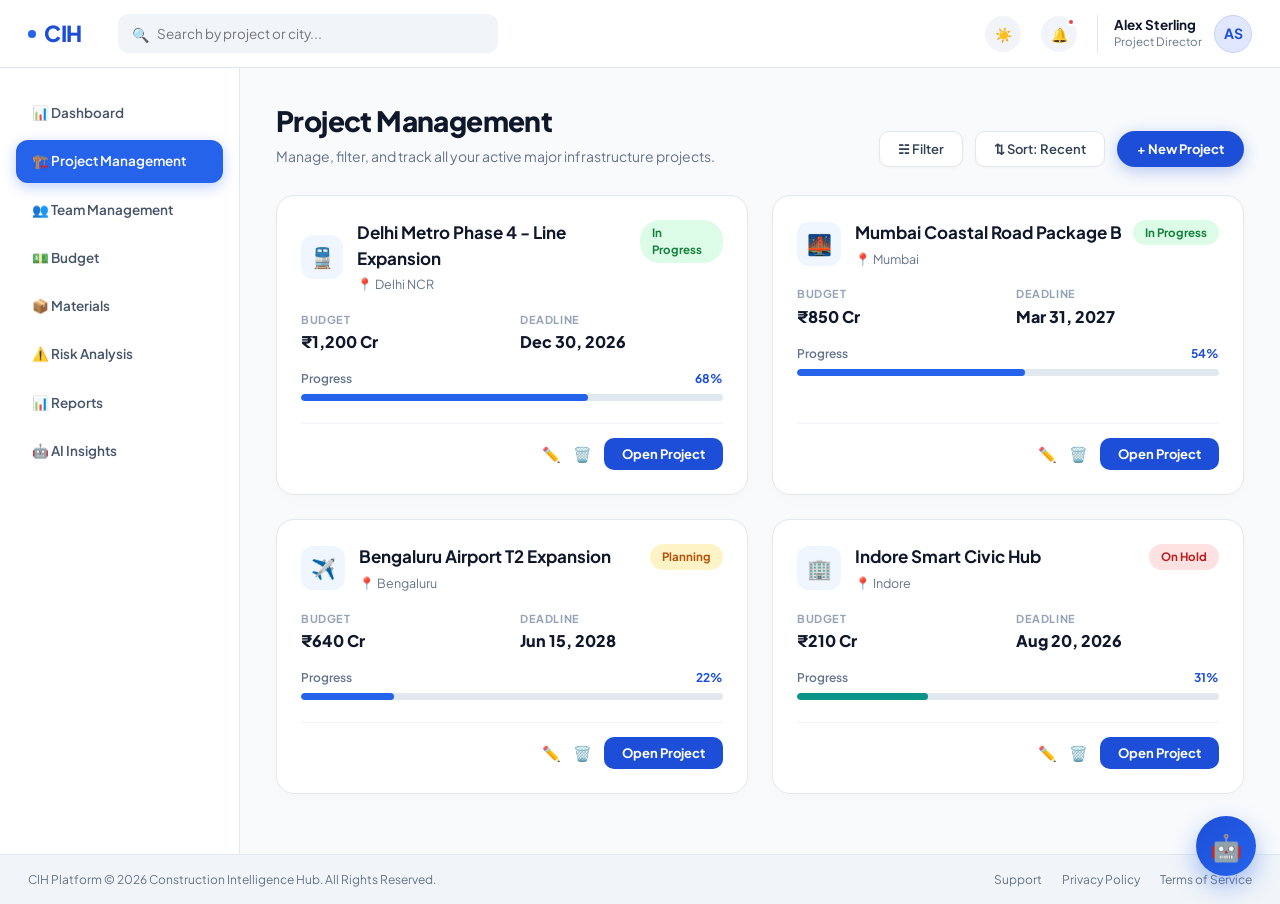
<file: Kiran Rathod/project-management.html>
<!DOCTYPE html>
<html lang="en">
<head>
    <meta charset="UTF-8">
    <meta name="viewport" content="width=device-width, initial-scale=1.0">
    <title>CIH | Project Management</title>
    <link rel="stylesheet" href="styles/style.css">
    <link rel="icon" href="data:image/svg+xml,<svg xmlns=%22http://www.w3.org/2000/svg%22 viewBox=%220 0 100 100%22><text y=%22.9em%22 font-size=%2290%22>🏗️</text></svg>">
</head>
<body style="background: #F8FAFC; margin: 0; padding: 0;">

    <div class="dash-app">
        <!-- TOP GLOBAL HEADER -->   
        <header class="dash-header">
            <div class="dash-header-left">
                <a href="index.html" class="logo" title="Back to Landing Page">
                    <span class="logo-dot"></span> CIH
                </a>
                <div class="dash-search-container">
                    <span class="dash-search-icon">🔍</span>
                    <input type="text" class="dash-search-input" id="projectSearch" placeholder="Search by project or city..." oninput="filterProjects()">
                </div>
            </div>

            <div class="dash-header-right">
                <button class="icon-btn" title="Toggle Light/Dark Theme">☀️</button>
                <div style="position: relative;">
                    <button class="icon-btn" title="Notifications">🔔</button>
                    <span style="position: absolute; top: 2px; right: 2px; width: 8px; height: 8px; background: #EF4444; border-radius: 50%; border: 2px solid #FFF;"></span>
                </div>
                <div class="dash-user-profile" onclick="window.location.href='profile.html'" style="cursor: pointer;" title="View User Profile & Account Settings">
                    <div>
                        <div class="dash-user-name">Alex Sterling</div>
                        <div class="dash-user-role">Project Director</div>
                    </div>
                    <div class="dash-user-avatar">AS</div>
                </div>
            </div>
        </header>

        <!-- LEFT SIDEBAR -->
        <aside class="dash-sidebar">
            <ul class="dash-menu">
                <li><a href="dashboard.html" class="dash-menu-item">📊 Dashboard</a></li>
                <li><a href="project-management.html" class="dash-menu-item active">🏗️ Project Management</a></li>
                <li><a href="team-management.html" class="dash-menu-item">👥 Team Management</a></li>
                <li><a href="budget.html" class="dash-menu-item">💵 Budget</a></li>
                <li><a href="materials.html" class="dash-menu-item">📦 Materials</a></li>
                <li><a href="risk-analysis.html" class="dash-menu-item">⚠️ Risk Analysis</a></li>
                <li><a href="reports.html" class="dash-menu-item">📊 Reports</a></li>
                <li><a href="ai-insights.html" class="dash-menu-item">🤖 AI Insights</a></li>
            </ul>


        </aside>

        <!-- MAIN PROJECT MANAGEMENT CONTENT -->
        <main class="dash-main">
            <div class="dash-top-title-row">
                <div>
                    <h1 class="dash-page-title">Project Management</h1>
                    <p class="dash-page-sub">Manage, filter, and track all your active major infrastructure projects.</p>
                </div>
                <div class="dash-filter-controls">
                    <button class="dash-btn-filter" onclick="alert('Filter menu opened')">☵ Filter</button>
                    <button class="dash-btn-filter" onclick="alert('Sorting options: Recent, Budget, Progress')">⇅ Sort: Recent</button>
                    <button class="btn-primary" style="padding: 9px 20px; font-size: 13px;" onclick="openModal('newProjectModal')">
                        + New Project
                    </button>
                </div>
            </div>

            <!-- PROJECT CARDS GRID -->
            <div class="dash-project-grid" id="projectGrid">
                <!-- Dynamically rendered by js/main.js using CIH_DATASET.projects -->
            </div>


        </main>

        <!-- DASHBOARD FOOTER -->
        <footer class="dash-footer">
            <div>CIH Platform &copy; 2026 Construction Intelligence Hub. All Rights Reserved.</div>
            <div style="display: flex; gap: 20px;">
                <a href="#" style="color: #64748B; text-decoration: none;">Support</a>
                <a href="#" style="color: #64748B; text-decoration: none;">Privacy Policy</a>
                <a href="#" style="color: #64748B; text-decoration: none;">Terms of Service</a>
            </div>
        </footer>
    </div>

    <!-- NEW PROJECT MODAL -->
    <div class="modal-overlay" id="newProjectModal">
        <div class="modal-content" style="max-width: 600px; max-height: 90vh; overflow-y: auto;">
            <button class="modal-close" onclick="closeModal('newProjectModal')">✕</button>
            <h3 style="font-size: 20px; font-weight: 700; margin-bottom: 4px;">➕ Create New Infrastructure Project</h3>
            <p style="font-size: 13px; color: #64748B; margin-bottom: 20px;">Initialize AI telemetry and track real-time metrics for a new job site.</p>
            
            <div style="display: grid; grid-template-columns: 1fr 1fr; gap: 14px;">
                <div class="form-group" style="grid-column: span 2;">
                    <label class="form-label">Project Name *</label>
                    <input type="text" class="form-input" id="newProjName" placeholder="e.g. Hyderabad Metro Line 3">
                </div>

                <div class="form-group">
                    <label class="form-label">Category / Sector</label>
                    <select class="form-input" id="newProjCategory">
                        <option value="transit">🚆 Transit & Railway</option>
                        <option value="highway">🛣️ Highway & Bridges</option>
                        <option value="commercial">🏢 Commercial Hub</option>
                        <option value="airport">✈️ Airport & Aviation</option>
                        <option value="infrastructure" selected>🏗️ Infrastructure</option>
                    </select>
                </div>

                <div class="form-group">
                    <label class="form-label">Location / City</label>
                    <input type="text" class="form-input" id="newProjCity" placeholder="e.g. Hyderabad, India">
                </div>

                <div class="form-group">
                    <label class="form-label">Project Status</label>
                    <select class="form-input" id="newProjStatus">
                        <option value="In Progress" selected>🟢 In Progress</option>
                        <option value="Planning">🟡 Planning</option>
                        <option value="On Hold">🔴 On Hold</option>
                        <option value="Completed">✅ Completed</option>
                    </select>
                </div>

                <div class="form-group">
                    <label class="form-label">Estimated Budget (₹ Cr)</label>
                    <input type="number" class="form-input" id="newProjBudget" placeholder="e.g. 5000">
                </div>

                <div class="form-group">
                    <label class="form-label">Target Completion Date</label>
                    <input type="date" class="form-input" id="newProjDeadline">
                </div>

                <div class="form-group">
                    <label class="form-label">Initial Progress (%)</label>
                    <input type="number" class="form-input" id="newProjProgress" min="0" max="100" placeholder="10" value="10">
                </div>

                <div class="form-group" style="grid-column: span 2;">
                    <label class="form-label">Project Lead / Director</label>
                    <input type="text" class="form-input" id="newProjLead" placeholder="e.g. Alex Sterling">
                </div>

                <div class="form-group" style="grid-column: span 2;">
                    <label class="form-label">Scope & Key Highlights</label>
                    <textarea class="form-input" id="newProjDesc" rows="2" placeholder="Brief details regarding materials, site scope, and timeline..."></textarea>
                </div>
            </div>

            <button class="btn-primary" style="width: 100%; justify-content: center; margin-top: 10px; padding: 12px;" onclick="handleCreateNewProject()">Create Project</button>
        </div>
    </div>

    <!-- PROJECT WORKSPACE DETAIL MODAL -->
    <div class="modal-overlay" id="projectDetailModal">
        <div class="modal-content" style="max-width: 680px; max-height: 90vh; overflow-y: auto;" id="projectDetailContent">
            <!-- Dynamically populated by main.js handleOpenProject() -->
        </div>
    </div>

    <!-- GLOBAL FLOATING AI CHATBOT WIDGET -->
    <button class="cih-floating-widget-btn" onclick="toggleAIChat()" title="Open Local AI Chatbot (Llama 3.2)">🤖</button>
    <div class="cih-chat-window" id="cihFloatingChatWindow" style="display: none;">
        <div class="cih-chat-header">
            <div>
                <div class="cih-chat-header-title">🤖 CIH AI Assistant</div>
                <div class="cih-chat-header-sub">Powered by Llama 3.2 (Offline Engine)</div>
            </div>
            <button style="background: none; border: none; color: #FFF; font-size: 18px; cursor: pointer;" onclick="toggleAIChat()">✕</button>
        </div>
        <div class="cih-chat-body" id="cihFloatingChatBody">
            <div class="chat-bubble chat-bubble-ai">
                Hello! I am your local AI assistant running offline via **Llama 3.2**. Ask me any question about your active construction projects, budget risks, or material stock!
            </div>
        </div>
        <div class="cih-chat-footer">
            <input type="text" class="cih-chat-input" id="cihFloatingChatInput" placeholder="Ask AI assistant..." onkeypress="if(event.key==='Enter') sendFloatingChatMessage()">
            <button class="cih-chat-send" onclick="sendFloatingChatMessage()">Send</button>
        </div>
    </div>

    <!-- AI MODULE SCRIPTS -->
    <script src="ai/config.js?v=4.0"></script>
    <script src="ai/ollama_client.js?v=30.0"></script>
    <script src="ai/prompt_manager.js?v=30.0"></script>
    <script src="ai/utils.js?v=4.0"></script>
    <script src="ai/ai_service.js?v=30.0"></script>

    <!-- APP CORE SCRIPTS -->
    <script src="js/data.js?v=30.0"></script>
    <script src="js/main.js?v=30.0"></script>
</body>
</html>
</file>
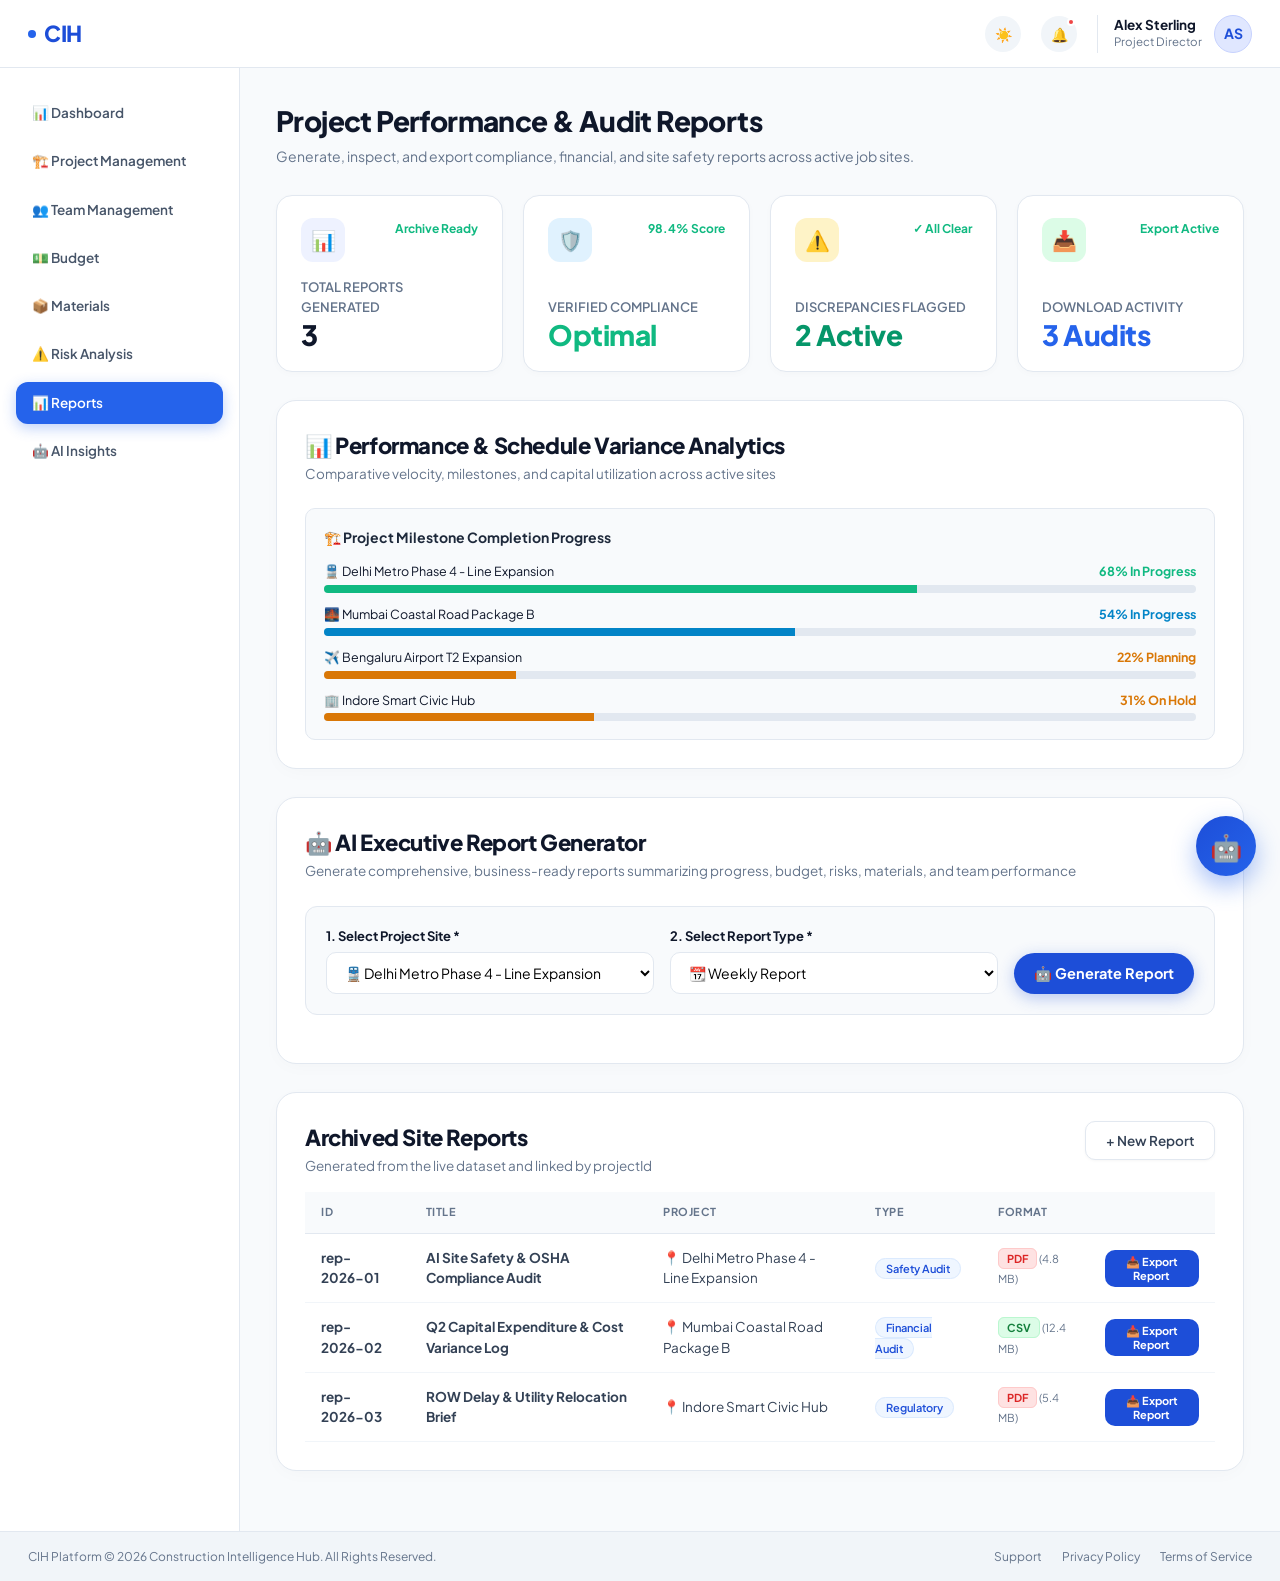
<file: Kiran Rathod/reports.html>
<!DOCTYPE html>
<html lang="en">
<head>
    <meta charset="UTF-8">
    <meta name="viewport" content="width=device-width, initial-scale=1.0">
    <title>CIH | Project Performance & Audit Reports</title>
    <link rel="stylesheet" href="styles/style.css">
    <link rel="icon" href="data:image/svg+xml,<svg xmlns=%22http://www.w3.org/2000/svg%22 viewBox=%220 0 100 100%22><text y=%22.9em%22 font-size=%2290%22>🏗️</text></svg>">
</head>
<body style="background: #F8FAFC; margin: 0; padding: 0;">

    <div class="dash-app">
        <!-- TOP GLOBAL HEADER -->   
        <header class="dash-header">
            <div class="dash-header-left">
                <a href="index.html" class="logo" title="Back to Landing Page">
                    <span class="logo-dot"></span> CIH
                </a>
            </div>

            <div class="dash-header-right">
                <button class="icon-btn" title="Toggle Light/Dark Theme">☀️</button>
                <div style="position: relative;">
                    <button class="icon-btn" title="Notifications">🔔</button>
                    <span style="position: absolute; top: 2px; right: 2px; width: 8px; height: 8px; background: #EF4444; border-radius: 50%; border: 2px solid #FFF;"></span>
                </div>
                <div class="dash-user-profile" onclick="window.location.href='profile.html'" style="cursor: pointer;" title="View User Profile & Account Settings">
                    <div>
                        <div class="dash-user-name">Alex Sterling</div>
                        <div class="dash-user-role">Project Director</div>
                    </div>
                    <div class="dash-user-avatar">AS</div>
                </div>
            </div>
        </header>

        <!-- LEFT SIDEBAR -->
        <aside class="dash-sidebar">
            <ul class="dash-menu">
                <li><a href="dashboard.html" class="dash-menu-item">📊 Dashboard</a></li>
                <li><a href="project-management.html" class="dash-menu-item">🏗️ Project Management</a></li>
                <li><a href="team-management.html" class="dash-menu-item">👥 Team Management</a></li>
                <li><a href="budget.html" class="dash-menu-item">💵 Budget</a></li>
                <li><a href="materials.html" class="dash-menu-item">📦 Materials</a></li>
                <li><a href="risk-analysis.html" class="dash-menu-item">⚠️ Risk Analysis</a></li>
                <li><a href="reports.html" class="dash-menu-item active">📊 Reports</a></li>
                <li><a href="ai-insights.html" class="dash-menu-item">🤖 AI Insights</a></li>
            </ul>


        </aside>

        <!-- MAIN REPORTS CONTENT -->
        <main class="dash-main">
            <div class="dash-top-title-row">
                <div>
                    <h1 class="dash-page-title">Project Performance & Audit Reports</h1>
                    <p class="dash-page-sub">Generate, inspect, and export compliance, financial, and site safety reports across active job sites.</p>
                </div>
            </div>

            <!-- REPORTS KPI CARDS GRID -->
            <div class="kpi-cards-grid" style="grid-template-columns: repeat(4, 1fr); margin-bottom: 28px;">
                <div class="kpi-card">
                    <div class="kpi-card-header">
                        <div class="kpi-icon-box" style="background: #EEF2FF; color: #4F46E5;">📊</div>
                        <span class="kpi-badge badge-green">Archive Ready</span>
                    </div>
                    <div class="kpi-card-body">
                        <div class="kpi-label">TOTAL REPORTS GENERATED</div>
                        <div class="kpi-value" id="kpiRepTotal">—</div>
                    </div>
                </div>

                <div class="kpi-card">
                    <div class="kpi-card-header">
                        <div class="kpi-icon-box" style="background: #E0F2FE; color: #0284C7;">🛡️</div>
                        <span class="kpi-badge badge-green">98.4% Score</span>
                    </div>
                    <div class="kpi-card-body">
                        <div class="kpi-label">VERIFIED COMPLIANCE</div>
                        <div class="kpi-value" id="kpiRepVerified" style="color: #10B981;">—</div>
                    </div>
                </div>

                <div class="kpi-card">
                    <div class="kpi-card-header">
                        <div class="kpi-icon-box" style="background: #FEF3C7; color: #D97706;">⚠️</div>
                        <span class="kpi-badge badge-green">✓ All Clear</span>
                    </div>
                    <div class="kpi-card-body">
                        <div class="kpi-label">DISCREPANCIES FLAGGED</div>
                        <div class="kpi-value" id="kpiRepFlags" style="color: #059669;">—</div>
                    </div>
                </div>

                <div class="kpi-card">
                    <div class="kpi-card-header">
                        <div class="kpi-icon-box" style="background: #DCFCE7; color: #15803D;">📥</div>
                        <span class="kpi-badge badge-green">Export Active</span>
                    </div>
                    <div class="kpi-card-body">
                        <div class="kpi-label">DOWNLOAD ACTIVITY</div>
                        <div class="kpi-value" id="kpiRepExports" style="color: #2563EB;">—</div>
                    </div>
                </div>
            </div>

            <!-- PERFORMANCE ANALYTICS CHARTS (KEPT INTACT) -->
            <div class="analytics-container" style="margin-bottom: 28px;">
                <div class="analytics-header">
                    <div>
                        <h2 class="analytics-title">📊 Performance & Schedule Variance Analytics</h2>
                        <div class="analytics-sub">Comparative velocity, milestones, and capital utilization across active sites</div>
                    </div>
                </div>

                <div>
                    <!-- CHART: MILESTONE PROGRESS COMPARISON -->
                    <div style="background: #F8FAFC; border: 1px solid #E2E8F0; border-radius: 10px; padding: 18px;">
                        <h3 style="font-size: 14px; font-weight: 700; color: #1E293B; margin: 0 0 14px 0;">🏗️ Project Milestone Completion Progress</h3>
                        <div id="reportsMilestoneChart" style="display: flex; flex-direction: column; gap: 12px;">
                        </div>
                    </div>
                </div>
            </div>

            <!-- AI REPORT GENERATOR SECTION (BELOW CHARTS) -->
            <div class="analytics-container" style="margin-bottom: 28px;">
                <div class="analytics-header">
                    <div>
                        <h2 class="analytics-title">🤖 AI Executive Report Generator</h2>
                        <div class="analytics-sub">Generate comprehensive, business-ready reports summarizing progress, budget, risks, materials, and team performance</div>
                    </div>
                </div>

                <!-- CONTROLS: PROJECT & REPORT FREQUENCY SELECTORS -->
                <div style="display: grid; grid-template-columns: 1fr 1fr 180px; gap: 16px; align-items: flex-end; background: #F8FAFC; border: 1px solid #E2E8F0; border-radius: 12px; padding: 20px; margin-bottom: 20px;">
                    <div>
                        <label class="form-label" style="font-weight: 700;">1. Select Project Site *</label>
                        <select class="form-input" id="aiReportProjectSelect" style="background: #FFFFFF;">
                        </select>
                    </div>

                    <div>
                        <label class="form-label" style="font-weight: 700;">2. Select Report Type *</label>
                        <select class="form-input" id="aiReportFrequency" style="background: #FFFFFF;">
                            <option value="Daily Report">📅 Daily Report</option>
                            <option value="Weekly Report" selected>📆 Weekly Report</option>
                            <option value="Monthly Report">🗓️ Monthly Report</option>
                            <option value="Custom Report">📋 Custom Report</option>
                        </select>
                    </div>

                    <div>
                        <button class="btn-primary" style="width: 100%; justify-content: center; padding: 11px;" onclick="triggerAIReportGeneration()">
                            🤖 Generate Report
                        </button>
                    </div>
                </div>

                <!-- AI REPORT OUTPUT CONTAINER -->
                <div id="aiReportOutputBox" style="display: none;">
                    <!-- Dynamically populated by main.js triggerAIReportGeneration() -->
                </div>
            </div>

            <div class="analytics-container" style="margin-bottom: 28px;">
                <div class="analytics-header" style="margin-bottom: 16px;">
                    <div>
                        <h2 class="analytics-title">Archived Site Reports</h2>
                        <div class="analytics-sub">Generated from the live dataset and linked by projectId</div>
                    </div>
                    <button class="kpi-btn-secondary" onclick="openModal('addReportModal')">+ New Report</button>
                </div>
                <table class="cih-data-table" style="width: 100%;">
                    <thead>
                        <tr>
                            <th>ID</th>
                            <th>Title</th>
                            <th>Project</th>
                            <th>Type</th>
                            <th>Format</th>
                            <th></th>
                        </tr>
                    </thead>
                    <tbody id="reportsTableBody"></tbody>
                </table>
            </div>

        </main>

        <!-- DASHBOARD FOOTER -->
        <footer class="dash-footer">
            <div>CIH Platform &copy; 2026 Construction Intelligence Hub. All Rights Reserved.</div>
            <div style="display: flex; gap: 20px;">
                <a href="#" style="color: #64748B; text-decoration: none;">Support</a>
                <a href="#" style="color: #64748B; text-decoration: none;">Privacy Policy</a>
                <a href="#" style="color: #64748B; text-decoration: none;">Terms of Service</a>
            </div>
        </footer>
    </div>

    <!-- GENERATE REPORT MODAL -->
    <div class="modal-overlay" id="addReportModal">
        <div class="modal-content" style="max-width: 560px;">
            <button class="modal-close" onclick="closeModal('addReportModal')">✕</button>
            <h3 style="font-size: 20px; font-weight: 700; margin-bottom: 4px;">📊 Generate Custom Project Report</h3>
            <p style="font-size: 13px; color: #64748B; margin-bottom: 20px;">Compile site telemetry, safety metrics, and financial audits into an exportable document.</p>

            <div class="form-group">
                <label class="form-label">Report Title *</label>
                <input type="text" class="form-input" id="newRepTitle" placeholder="e.g. Q3 Site Safety & Materials Audit">
            </div>

            <div style="display: grid; grid-template-columns: 1fr 1fr; gap: 14px;">
                <div class="form-group">
                    <label class="form-label">Report Type</label>
                    <select class="form-input" id="newRepType">
                        <option value="Safety Audit">Safety Audit</option>
                        <option value="Financial Audit">Financial Audit</option>
                        <option value="Material Stream">Material Stream</option>
                        <option value="Equipment Audit">Equipment Audit</option>
                        <option value="Site Performance" selected>Site Performance</option>
                    </select>
                </div>

                <div class="form-group">
                    <label class="form-label">Target Project Site</label>
                    <select class="form-input" id="newRepProj">
                    </select>
                </div>

                <div class="form-group" style="grid-column: span 2;">
                    <label class="form-label">Export Format</label>
                    <select class="form-input" id="newRepFormat">
                        <option value="PDF" selected>📄 Portable Document Format (PDF)</option>
                        <option value="CSV">📊 Comma Separated Values (CSV)</option>
                        <option value="JSON">⚙️ JavaScript Object Notation (JSON)</option>
                    </select>
                </div>
            </div>

            <button class="btn-primary" style="width: 100%; justify-content: center; margin-top: 10px; padding: 12px;" onclick="handleCreateReport()">Generate & Export Report</button>
        </div>
    </div>

    <!-- PROJECT WORKSPACE DETAIL MODAL -->
    <div class="modal-overlay" id="projectDetailModal">
        <div class="modal-content" style="max-width: 680px; max-height: 90vh; overflow-y: auto;" id="projectDetailContent">
            <!-- Dynamically populated by main.js handleOpenProject() -->
        </div>
    </div>

    <!-- GLOBAL FLOATING AI CHATBOT WIDGET -->
    <button class="cih-floating-widget-btn" onclick="toggleAIChat()" title="Open Local AI Chatbot (Llama 3.2)">🤖</button>
    <div class="cih-chat-window" id="cihFloatingChatWindow" style="display: none;">
        <div class="cih-chat-header">
            <div>
                <div class="cih-chat-header-title">🤖 CIH AI Assistant</div>
                <div class="cih-chat-header-sub">Powered by Llama 3.2 (Offline Engine)</div>
            </div>
            <button style="background: none; border: none; color: #FFF; font-size: 18px; cursor: pointer;" onclick="toggleAIChat()">✕</button>
        </div>
        <div class="cih-chat-body" id="cihFloatingChatBody">
            <div class="chat-bubble chat-bubble-ai">
                Hello! I am your local AI assistant running offline via **Llama 3.2**. Ask me any question about your active construction projects, budget risks, or material stock!
            </div>
        </div>
        <div class="cih-chat-footer">
            <input type="text" class="cih-chat-input" id="cihFloatingChatInput" placeholder="Ask AI assistant..." onkeypress="if(event.key==='Enter') sendFloatingChatMessage()">
            <button class="cih-chat-send" onclick="sendFloatingChatMessage()">Send</button>
        </div>
    </div>

    <!-- AI MODULE SCRIPTS -->
    <script src="ai/config.js?v=7.0"></script>
    <script src="ai/ollama_client.js?v=30.0"></script>
    <script src="ai/prompt_manager.js?v=30.0"></script>
    <script src="ai/utils.js?v=7.0"></script>
    <script src="ai/ai_service.js?v=30.0"></script>

    <!-- APP CORE SCRIPTS -->
    <script src="js/data.js?v=30.0"></script>
    <script src="js/main.js?v=30.0"></script>
</body>
</html>
</file>
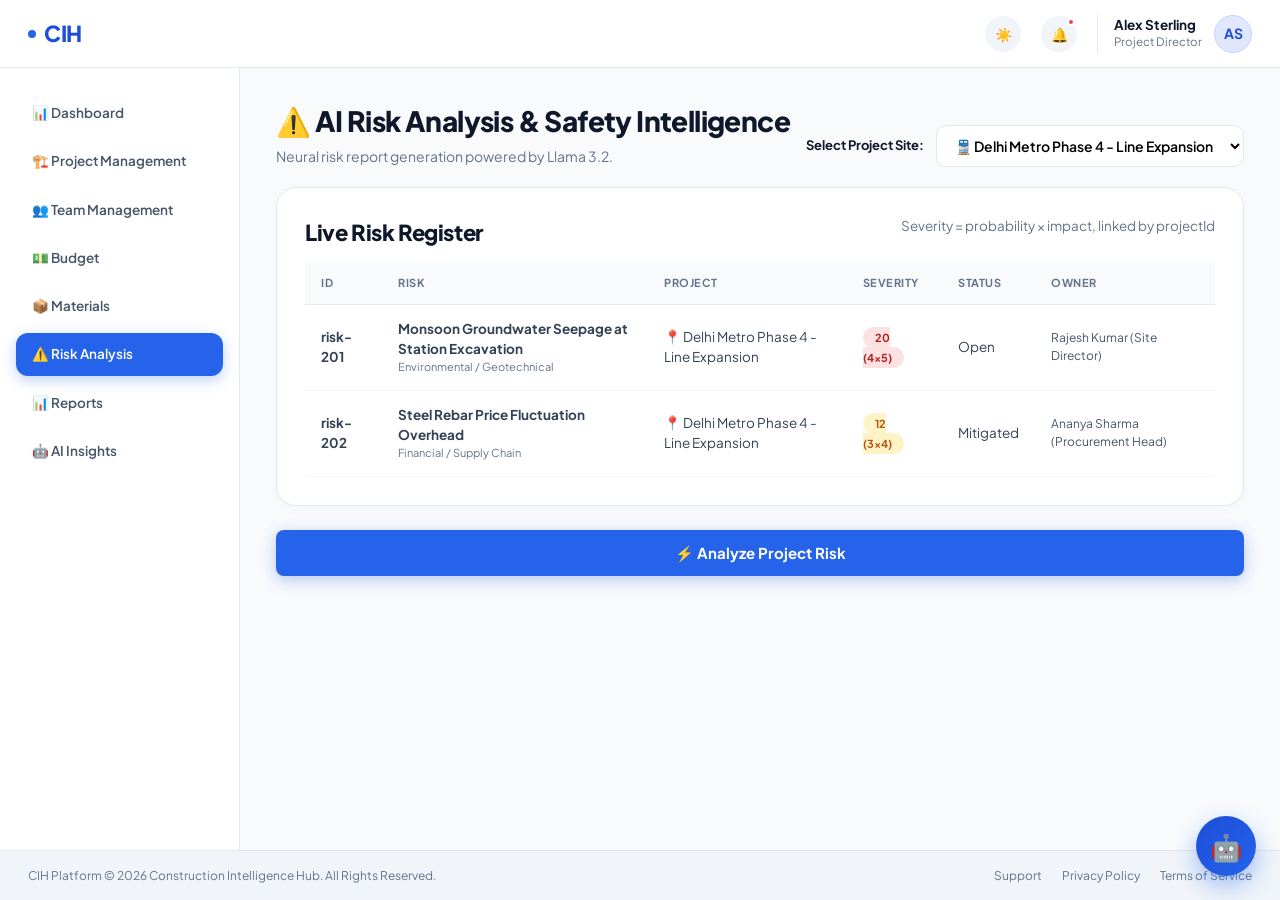
<file: Kiran Rathod/risk-analysis.html>
<!DOCTYPE html>
<html lang="en">
<head>
    <meta charset="UTF-8">
    <meta name="viewport" content="width=device-width, initial-scale=1.0">
    <title>CIH | AI Risk Analysis & Safety Intelligence</title>
    <link rel="stylesheet" href="styles/style.css">
    <link rel="icon" href="data:image/svg+xml,<svg xmlns=%22http://www.w3.org/2000/svg%22 viewBox=%220 0 100 100%22><text y=%22.9em%22 font-size=%2290%22>🏗️</text></svg>">
</head>
<body style="background: #F8FAFC; margin: 0; padding: 0;">

    <div class="dash-app">
        <!-- TOP GLOBAL HEADER -->   
        <header class="dash-header">
            <div class="dash-header-left">
                <a href="index.html" class="logo" title="Back to Landing Page">
                    <span class="logo-dot"></span> CIH
                </a>
            </div>

            <div class="dash-header-right">
                <button class="icon-btn" title="Toggle Light/Dark Theme">☀️</button>
                <div style="position: relative;">
                    <button class="icon-btn" title="Notifications">🔔</button>
                    <span style="position: absolute; top: 2px; right: 2px; width: 8px; height: 8px; background: #EF4444; border-radius: 50%; border: 2px solid #FFF;"></span>
                </div>
                <div class="dash-user-profile" onclick="window.location.href='profile.html'" style="cursor: pointer;" title="View User Profile & Account Settings">
                    <div>
                        <div class="dash-user-name">Alex Sterling</div>
                        <div class="dash-user-role">Project Director</div>
                    </div>
                    <div class="dash-user-avatar">AS</div>
                </div>
            </div>
        </header>

        <!-- LEFT SIDEBAR -->
        <aside class="dash-sidebar">
            <ul class="dash-menu">
                <li><a href="dashboard.html" class="dash-menu-item">📊 Dashboard</a></li>
                <li><a href="project-management.html" class="dash-menu-item">🏗️ Project Management</a></li>
                <li><a href="team-management.html" class="dash-menu-item">👥 Team Management</a></li>
                <li><a href="budget.html" class="dash-menu-item">💵 Budget</a></li>
                <li><a href="materials.html" class="dash-menu-item">📦 Materials</a></li>
                <li><a href="risk-analysis.html" class="dash-menu-item active">⚠️ Risk Analysis</a></li>
                <li><a href="reports.html" class="dash-menu-item">📊 Reports</a></li>
                <li><a href="ai-insights.html" class="dash-menu-item">🤖 AI Insights</a></li>
            </ul>


        </aside>

        <!-- MAIN RISK ANALYSIS CONTENT -->
        <main class="dash-main">
            <div class="dash-top-title-row" style="margin-bottom: 20px;">
                <div>
                    <h1 class="dash-page-title">⚠️ AI Risk Analysis & Safety Intelligence</h1>
                    <p class="dash-page-sub">Neural risk report generation powered by Llama 3.2.</p>
                </div>
                <div style="display: flex; align-items: center; gap: 12px;">
                    <label class="form-label" style="margin: 0; font-weight: 700; white-space: nowrap;">Select Project Site:</label>
                    <select class="form-input" id="riskProjectFilter" style="background: #FFFFFF; font-weight: 600; min-width: 260px;" onchange="renderRiskRegister()">
                    </select>
                </div>
            </div>

            <div class="analytics-container" style="margin-bottom: 24px;">
                <div class="analytics-header" style="margin-bottom: 12px;">
                    <h2 class="analytics-title">Live Risk Register</h2>
                    <div class="analytics-sub">Severity = probability × impact, linked by projectId</div>
                </div>
                <table class="cih-data-table" style="width: 100%;">
                    <thead>
                        <tr>
                            <th>ID</th>
                            <th>Risk</th>
                            <th>Project</th>
                            <th>Severity</th>
                            <th>Status</th>
                            <th>Owner</th>
                        </tr>
                    </thead>
                    <tbody id="riskRegisterBody"></tbody>
                </table>
            </div>

            <!-- PROMINENT ACTION BUTTON ROW (MATCHING REFERENCE SCREENSHOT) -->
            <div style="margin-bottom: 16px;">
                <button class="btn-primary" id="btnAnalyzeProjectRisk" onclick="triggerRiskAIAnalysis()" style="width: 100%; justify-content: center; padding: 13px; font-size: 15px; font-weight: 700; border-radius: 8px; background: #2563EB;">
                    ⚡ Analyze Project Risk
                </button>
            </div>

            <!-- STATUS BADGE ALERT (HIDDEN UNTIL CLICKED) -->
            <div id="riskStatusBadge" style="display: none; background: #DCFCE7; color: #15803D; border: 1px solid #86EFAC; border-radius: 8px; padding: 12px 18px; font-weight: 700; font-size: 14px; margin-bottom: 24px;">
                Risk Analysis Completed
            </div>

            <!-- AI RISK ASSESSMENT GENERATED REPORT OUTPUT CONTAINER (HIDDEN UNTIL CLICKED) -->
            <div id="aiRiskOutputBox" style="display: none; background: #FFFFFF; border: 1px solid #E2E8F0; border-radius: 12px; padding: 28px; box-shadow: 0 4px 16px rgba(0,0,0,0.03); margin-bottom: 28px;">
                <!-- Dynamically populated by triggerRiskAIAnalysis() in main.js -->
            </div>

        </main>

        <!-- DASHBOARD FOOTER -->
        <footer class="dash-footer">
            <div>CIH Platform &copy; 2026 Construction Intelligence Hub. All Rights Reserved.</div>
            <div style="display: flex; gap: 20px;">
                <a href="#" style="color: #64748B; text-decoration: none;">Support</a>
                <a href="#" style="color: #64748B; text-decoration: none;">Privacy Policy</a>
                <a href="#" style="color: #64748B; text-decoration: none;">Terms of Service</a>
            </div>
        </footer>
    </div>

    <!-- GLOBAL FLOATING AI CHATBOT WIDGET -->
    <button class="cih-floating-widget-btn" onclick="toggleAIChat()" title="Open Local AI Chatbot (Llama 3.2)">🤖</button>
    <div class="cih-chat-window" id="cihFloatingChatWindow" style="display: none;">
        <div class="cih-chat-header">
            <div>
                <div class="cih-chat-header-title">🤖 CIH AI Assistant</div>
                <div class="cih-chat-header-sub">Powered by Llama 3.2 (Offline Engine)</div>
            </div>
            <button style="background: none; border: none; color: #FFF; font-size: 18px; cursor: pointer;" onclick="toggleAIChat()">✕</button>
        </div>
        <div class="cih-chat-body" id="cihFloatingChatBody">
            <div class="chat-bubble chat-bubble-ai">
                Hello! I am your local AI assistant running offline via **Llama 3.2**. Ask me any question about your active construction projects, budget risks, or material stock!
            </div>
        </div>
        <div class="cih-chat-footer">
            <input type="text" class="cih-chat-input" id="cihFloatingChatInput" placeholder="Ask AI assistant..." onkeypress="if(event.key==='Enter') sendFloatingChatMessage()">
            <button class="cih-chat-send" onclick="sendFloatingChatMessage()">Send</button>
        </div>
    </div>

    <!-- AI MODULE SCRIPTS -->
    <script src="ai/config.js?v=16.0"></script>
    <script src="ai/ollama_client.js?v=30.0"></script>
    <script src="ai/prompt_manager.js?v=30.0"></script>
    <script src="ai/utils.js?v=16.0"></script>
    <script src="ai/ai_service.js?v=30.0"></script>

    <!-- APP CORE SCRIPTS -->
    <script src="js/data.js?v=30.0"></script>
    <script src="js/main.js?v=30.0"></script>
</body>
</html>
</file>
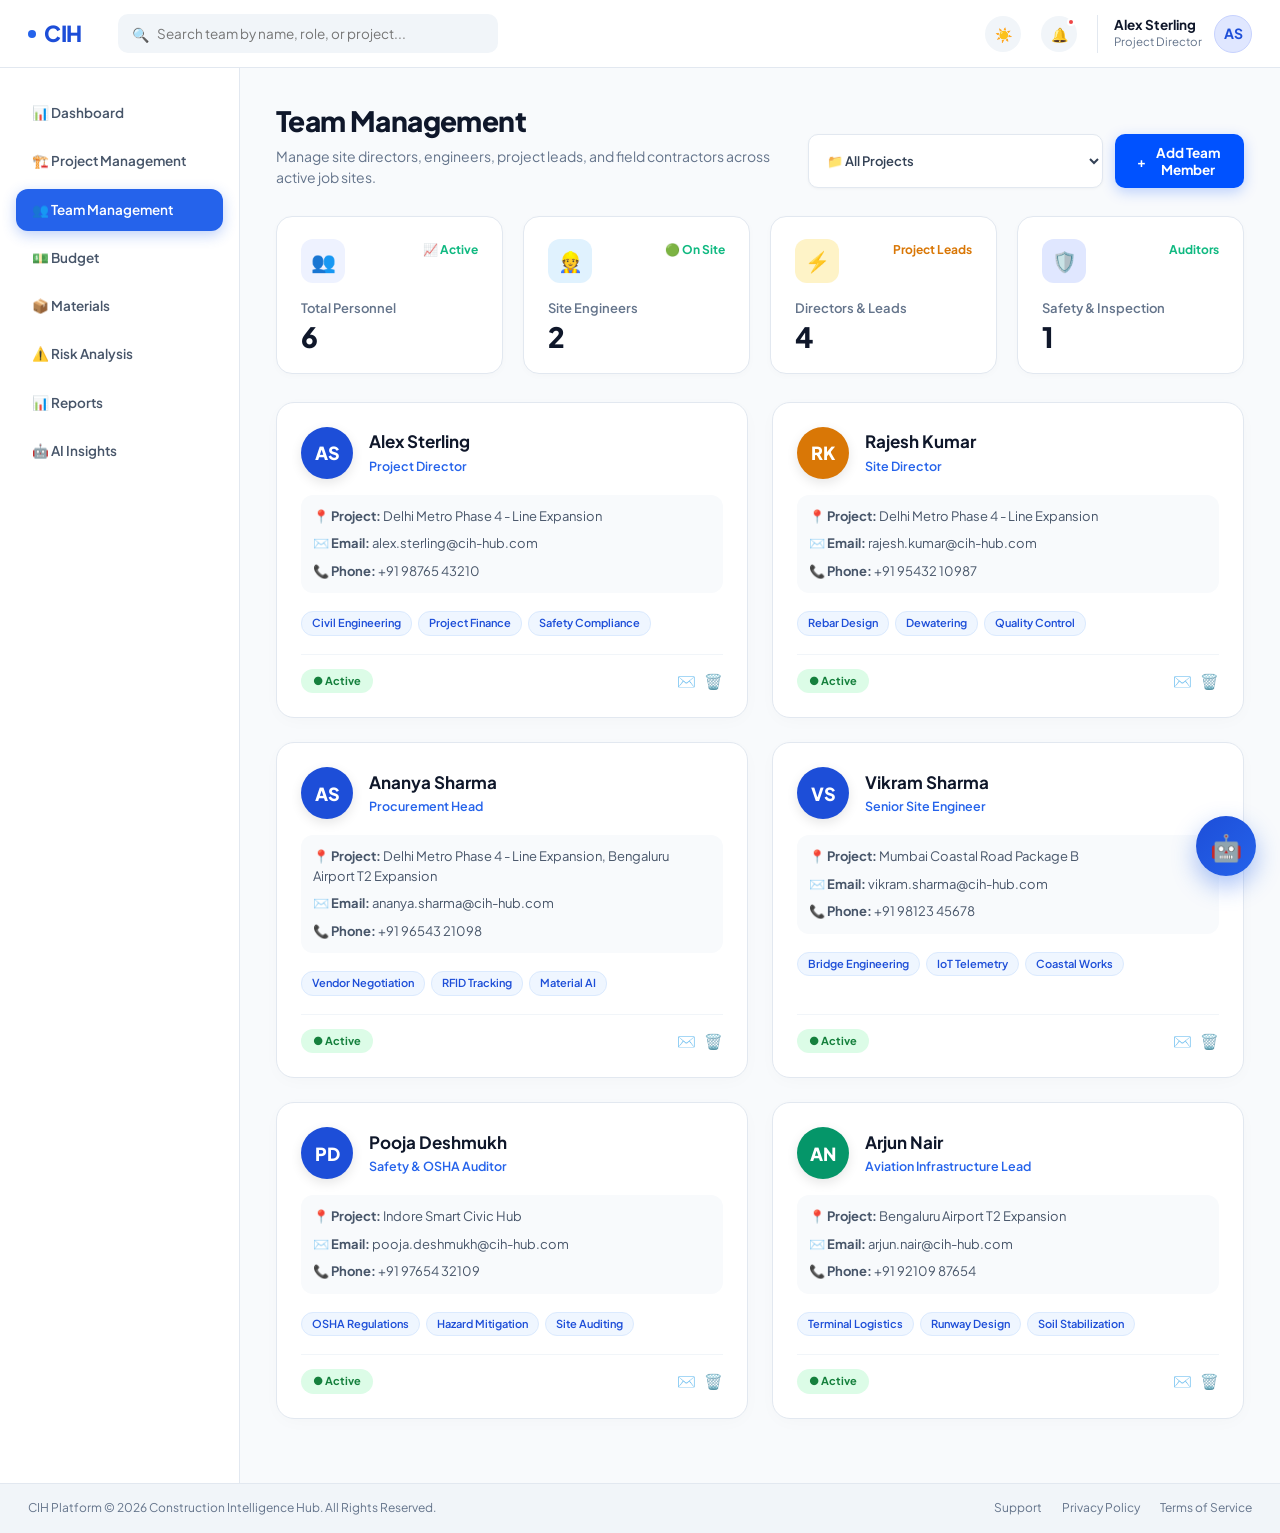
<file: Kiran Rathod/team-management.html>
<!DOCTYPE html>
<html lang="en">
<head>
    <meta charset="UTF-8">
    <meta name="viewport" content="width=device-width, initial-scale=1.0">
    <title>CIH | Team Management</title>
    <link rel="stylesheet" href="styles/style.css">
    <link rel="icon" href="data:image/svg+xml,<svg xmlns=%22http://www.w3.org/2000/svg%22 viewBox=%220 0 100 100%22><text y=%22.9em%22 font-size=%2290%22>🏗️</text></svg>">
</head>
<body style="background: #F8FAFC; margin: 0; padding: 0;">

    <div class="dash-app">
        <!-- TOP GLOBAL HEADER -->   
        <header class="dash-header">
            <div class="dash-header-left">
                <a href="index.html" class="logo" title="Back to Landing Page">
                    <span class="logo-dot"></span> CIH
                </a>
                <div class="dash-search-container">
                    <span class="dash-search-icon">🔍</span>
                    <input type="text" class="dash-search-input" id="teamSearch" placeholder="Search team by name, role, or project..." oninput="filterTeamMembers()">
                </div>
            </div>

            <div class="dash-header-right">
                <button class="icon-btn" title="Toggle Light/Dark Theme">☀️</button>
                <div style="position: relative;">
                    <button class="icon-btn" title="Notifications">🔔</button>
                    <span style="position: absolute; top: 2px; right: 2px; width: 8px; height: 8px; background: #EF4444; border-radius: 50%; border: 2px solid #FFF;"></span>
                </div>
                <div class="dash-user-profile" onclick="window.location.href='profile.html'" style="cursor: pointer;" title="View User Profile & Account Settings">
                    <div>
                        <div class="dash-user-name">Alex Sterling</div>
                        <div class="dash-user-role">Project Director</div>
                    </div>
                    <div class="dash-user-avatar">AS</div>
                </div>
            </div>
        </header>

        <!-- LEFT SIDEBAR -->
        <aside class="dash-sidebar">
            <ul class="dash-menu">
                <li><a href="dashboard.html" class="dash-menu-item">📊 Dashboard</a></li>
                <li><a href="project-management.html" class="dash-menu-item">🏗️ Project Management</a></li>
                <li><a href="team-management.html" class="dash-menu-item active">👥 Team Management</a></li>
                <li><a href="budget.html" class="dash-menu-item">💵 Budget</a></li>
                <li><a href="materials.html" class="dash-menu-item">📦 Materials</a></li>
                <li><a href="risk-analysis.html" class="dash-menu-item">⚠️ Risk Analysis</a></li>
                <li><a href="reports.html" class="dash-menu-item">📊 Reports</a></li>
                <li><a href="ai-insights.html" class="dash-menu-item">🤖 AI Insights</a></li>
            </ul>


        </aside>

        <!-- MAIN TEAM MANAGEMENT CONTENT -->
        <main class="dash-main">
            <div class="dash-top-title-row">
                <div>
                    <h1 class="dash-page-title">Team Management</h1>
                    <p class="dash-page-sub">Manage site directors, engineers, project leads, and field contractors across active job sites.</p>
                </div>
                <div class="dash-filter-controls">
                    <select class="dash-btn-filter" id="projectFilter" onchange="filterTeamByProject()" style="padding: 9px 14px; font-weight: 600;">
                        <option value="all">📁 All Projects (Overall Team)</option>
                    </select>
                    <button class="kpi-btn-primary" onclick="openModal('addTeamModal')">
                        <span>+</span> Add Team Member
                    </button>
                </div>
            </div>

            <!-- TEAM KPI SUMMARY CARDS -->
            <div class="kpi-cards-grid" style="grid-template-columns: repeat(4, 1fr); margin-bottom: 28px;">
                <div class="kpi-card">
                    <div class="kpi-card-header">
                        <div class="kpi-icon-box" style="background: #EEF2FF; color: #4F46E5;">👥</div>
                        <span class="kpi-badge badge-green">📈 Active</span>
                    </div>
                    <div class="kpi-card-body">
                        <div class="kpi-label">Total Personnel</div>
                        <div class="kpi-value" id="kpiTeamTotal">—</div>
                    </div>
                </div>

                <div class="kpi-card">
                    <div class="kpi-card-header">
                        <div class="kpi-icon-box" style="background: #E0F2FE; color: #0284C7;">👷</div>
                        <span class="kpi-badge badge-green">🟢 On Site</span>
                    </div>
                    <div class="kpi-card-body">
                        <div class="kpi-label">Site Engineers</div>
                        <div class="kpi-value" id="kpiTeamEngineers">—</div>
                    </div>
                </div>

                <div class="kpi-card">
                    <div class="kpi-card-header">
                        <div class="kpi-icon-box" style="background: #FEF3C7; color: #D97706;">⚡</div>
                        <span class="kpi-badge badge-amber">Project Leads</span>
                    </div>
                    <div class="kpi-card-body">
                        <div class="kpi-label">Directors & Leads</div>
                        <div class="kpi-value" id="kpiTeamLeads">—</div>
                    </div>
                </div>

                <div class="kpi-card">
                    <div class="kpi-card-header">
                        <div class="kpi-icon-box" style="background: #E0E7FF; color: #2563EB;">🛡️</div>
                        <span class="kpi-badge badge-green">Auditors</span>
                    </div>
                    <div class="kpi-card-body">
                        <div class="kpi-label">Safety & Inspection</div>
                        <div class="kpi-value" id="kpiTeamSafety">—</div>
                    </div>
                </div>
            </div>

            <!-- SELECTED PROJECT MANAGER & WORKERS SUMMARY CARD -->
            <div class="project-summary-banner" id="projectManagerSummaryCard" style="display: none;">
                <!-- Dynamically populated by updateProjectManagerSummary() -->
            </div>

            <!-- TEAM DIRECTORY GRID -->
            <div class="team-grid" id="teamGrid">
                <!-- Dynamically rendered by main.js using CIH_DATASET.teamMembers -->
            </div>
        </main>

        <!-- DASHBOARD FOOTER -->
        <footer class="dash-footer">
            <div>CIH Platform &copy; 2026 Construction Intelligence Hub. All Rights Reserved.</div>
            <div style="display: flex; gap: 20px;">
                <a href="#" style="color: #64748B; text-decoration: none;">Support</a>
                <a href="#" style="color: #64748B; text-decoration: none;">Privacy Policy</a>
                <a href="#" style="color: #64748B; text-decoration: none;">Terms of Service</a>
            </div>
        </footer>
    </div>

    <!-- ADD TEAM MEMBER MODAL -->
    <div class="modal-overlay" id="addTeamModal">
        <div class="modal-content" style="max-width: 560px;">
            <button class="modal-close" onclick="closeModal('addTeamModal')">✕</button>
            <h3 style="font-size: 20px; font-weight: 700; margin-bottom: 4px;">👤 Add New Team Member</h3>
            <p style="font-size: 13px; color: #64748B; margin-bottom: 20px;">Assign personnel to active infrastructure job sites.</p>

            <div style="display: grid; grid-template-columns: 1fr 1fr; gap: 14px;">
                <div class="form-group" style="grid-column: span 2;">
                    <label class="form-label">Full Name *</label>
                    <input type="text" class="form-input" id="newMemberName" placeholder="e.g. Vikram Sharma">
                </div>

                <div class="form-group">
                    <label class="form-label">Role / Position</label>
                    <input type="text" class="form-input" id="newMemberRole" placeholder="e.g. Structural Engineer">
                </div>

                <div class="form-group">
                    <label class="form-label">Assigned Project</label>
                    <select class="form-input" id="newMemberProj">
                    </select>
                </div>

                <div class="form-group">
                    <label class="form-label">Email Address</label>
                    <input type="email" class="form-input" id="newMemberEmail" placeholder="vikram.s@cih-hub.com">
                </div>

                <div class="form-group">
                    <label class="form-label">Phone Number</label>
                    <input type="text" class="form-input" id="newMemberPhone" placeholder="+91 98765 43210">
                </div>

                <div class="form-group" style="grid-column: span 2;">
                    <label class="form-label">Key Skills & Certifications (comma separated)</label>
                    <input type="text" class="form-input" id="newMemberSkills" placeholder="e.g. BIM 3D, RFID Telemetry, OSHA Safety">
                </div>
            </div>

            <button class="btn-primary" style="width: 100%; justify-content: center; margin-top: 10px; padding: 12px;" onclick="handleCreateTeamMember()">Add Team Member</button>
        </div>
    </div>

    <!-- PROJECT WORKSPACE DETAIL MODAL -->
    <div class="modal-overlay" id="projectDetailModal">
        <div class="modal-content" style="max-width: 680px; max-height: 90vh; overflow-y: auto;" id="projectDetailContent">
            <!-- Dynamically populated by main.js handleOpenProject() -->
        </div>
    </div>

    <!-- GLOBAL FLOATING AI CHATBOT WIDGET -->
    <button class="cih-floating-widget-btn" onclick="toggleAIChat()" title="Open Local AI Chatbot (Llama 3.2)">🤖</button>
    <div class="cih-chat-window" id="cihFloatingChatWindow" style="display: none;">
        <div class="cih-chat-header">
            <div>
                <div class="cih-chat-header-title">🤖 CIH AI Assistant</div>
                <div class="cih-chat-header-sub">Powered by Llama 3.2 (Offline Engine)</div>
            </div>
            <button style="background: none; border: none; color: #FFF; font-size: 18px; cursor: pointer;" onclick="toggleAIChat()">✕</button>
        </div>
        <div class="cih-chat-body" id="cihFloatingChatBody">
            <div class="chat-bubble chat-bubble-ai">
                Hello! I am your local AI assistant running offline via **Llama 3.2**. Ask me any question about your active construction projects, budget risks, or material stock!
            </div>
        </div>
        <div class="cih-chat-footer">
            <input type="text" class="cih-chat-input" id="cihFloatingChatInput" placeholder="Ask AI assistant..." onkeypress="if(event.key==='Enter') sendFloatingChatMessage()">
            <button class="cih-chat-send" onclick="sendFloatingChatMessage()">Send</button>
        </div>
    </div>

    <!-- AI MODULE SCRIPTS -->
    <script src="ai/config.js?v=4.0"></script>
    <script src="ai/ollama_client.js?v=30.0"></script>
    <script src="ai/prompt_manager.js?v=30.0"></script>
    <script src="ai/utils.js?v=4.0"></script>
    <script src="ai/ai_service.js?v=30.0"></script>

    <!-- APP CORE SCRIPTS -->
    <script src="js/data.js?v=30.0"></script>
    <script src="js/main.js?v=30.0"></script>
</body>
</html>
</file>
<file: Kiran Rathod/styles/style.css>
@import url('https://fonts.googleapis.com/css2?family=Plus+Jakarta+Sans:ital,wght@0,300;0,400;0,500;0,600;0,700;0,800;1,400;1,600;1,700&display=swap');

/* --- ROOT VARIABLES & RESET --- */
:root {
    --primary: #2563EB;
    --primary-blue: #1D4ED8;
    --vibrant-blue: #2563EB;
    --light-blue-bg: #EFF6FF;
    --text-navy: #0F172A;
    --text-slate: #475569;
    --text-muted: #64748B;
    --bg-page: #F8FAFC;
    --card-border: #E2E8F0;
    --dark-card-bg: #1E293B;
    --green-success: #10B981;
    --badge-green-bg: #DCFCE7;
    --badge-green-text: #15803D;
    --badge-amber-bg: #FEF3C7;
    --badge-amber-text: #B45309;
    --badge-red-bg: #FEE2E2;
    --badge-red-text: #B91C1C;
}

* {
    box-sizing: border-box;
    margin: 0;
    padding: 0;
    font-family: 'Plus Jakarta Sans', -apple-system, BlinkMacSystemFont, "Segoe UI", Roboto, sans-serif;
    -webkit-font-smoothing: antialiased;
}

body {
    background-color: var(--bg-page);
    color: var(--text-navy);
    line-height: 1.5;
    overflow-x: hidden;
    position: relative;
}

/* Background Ambient Lighting Blobs */
body::before {
    content: '';
    position: absolute;
    top: -150px;
    left: 10%;
    width: 500px;
    height: 500px;
    background: radial-gradient(circle, rgba(219, 234, 254, 0.7) 0%, rgba(246, 248, 252, 0) 70%);
    z-index: -1;
    pointer-events: none;
}

body::after {
    content: '';
    position: absolute;
    top: 200px;
    right: 5%;
    width: 600px;
    height: 600px;
    background: radial-gradient(circle, rgba(224, 231, 255, 0.6) 0%, rgba(246, 248, 252, 0) 70%);
    z-index: -1;
    pointer-events: none;
}

.container {
    max-width: 1200px;
    margin: 0 auto;
    padding: 0 24px;
}

/* --- HEADER / NAVIGATION BAR (LANDING PAGE) --- */
.navbar-wrapper {
    position: sticky;
    top: 16px;
    z-index: 1000;
    margin-top: 16px;
    margin-bottom: 40px;
}

.navbar {
    display: flex;
    justify-content: space-between;
    align-items: center;
    padding: 12px 28px;
    background: rgba(255, 255, 255, 0.85);
    backdrop-filter: blur(18px);
    -webkit-backdrop-filter: blur(18px);
    border: 1px solid rgba(226, 232, 240, 0.8);
    border-radius: 40px;
    box-shadow: 0 4px 24px -2px rgba(15, 23, 42, 0.05);
}

.logo {
    display: flex;
    align-items: center;
    gap: 8px;
    font-size: 22px;
    font-weight: 800;
    color: var(--primary-blue);
    letter-spacing: -0.5px;
    text-decoration: none;
}

.logo-dot {
    width: 8px;
    height: 8px;
    background-color: var(--vibrant-blue);
    border-radius: 50%;
    display: inline-block;
}

.nav-links {
    display: flex;
    gap: 36px;
    align-items: center;
    list-style: none;
}

.nav-link {
    font-size: 14px;
    font-weight: 600;
    color: var(--text-slate);
    text-decoration: none;
    transition: color 0.2s ease;
}

.nav-link:hover, .nav-link.active {
    color: var(--primary-blue);
    font-weight: 700;
}

.nav-actions {
    display: flex;
    align-items: center;
    gap: 14px;
}

.icon-btn {
    width: 36px;
    height: 36px;
    border-radius: 50%;
    background: #F1F5F9;
    display: flex;
    align-items: center;
    justify-content: center;
    color: #64748B;
    font-size: 14px;
    border: none;
    cursor: pointer;
    transition: all 0.2s ease;
}

.icon-btn:hover {
    background: #E2E8F0;
    color: var(--primary-blue);
}

.login-btn {
    background: linear-gradient(135deg, #1D4ED8 0%, #2563EB 100%);
    color: #FFFFFF;
    padding: 9px 24px;
    border-radius: 30px;
    font-size: 13.5px;
    font-weight: 700;
    border: none;
    box-shadow: 0 4px 14px rgba(29, 78, 216, 0.28);
    cursor: pointer;
    text-decoration: none;
    transition: all 0.25s ease;
}

.login-btn:hover {
    transform: translateY(-1px);
    box-shadow: 0 6px 20px rgba(29, 78, 216, 0.38);
}

/* --- HERO SECTION --- */
.hero-section {
    display: grid;
    grid-template-columns: 1.1fr 0.9fr;
    gap: 40px;
    align-items: center;
    margin-bottom: 60px;
}

.hero-badge {
    display: inline-flex;
    align-items: center;
    gap: 6px;
    padding: 6px 14px;
    background: rgba(224, 231, 255, 0.7);
    border: 1px solid rgba(199, 210, 254, 0.8);
    border-radius: 20px;
    color: #3730A3;
    font-size: 11px;
    font-weight: 700;
    letter-spacing: 0.8px;
    text-transform: uppercase;
    margin-bottom: 20px;
}

.hero-title {
    font-size: 56px;
    line-height: 1.1;
    font-weight: 800;
    color: var(--text-navy);
    letter-spacing: -1.6px;
    margin-bottom: 18px;
}

.hero-title span.blue-italic {
    color: var(--vibrant-blue);
    font-style: italic;
    font-weight: 700;
}

.hero-desc {
    font-size: 15px;
    line-height: 1.65;
    color: var(--text-slate);
    max-width: 520px;
    margin-bottom: 32px;
}

.hero-buttons {
    display: flex;
    gap: 16px;
    align-items: center;
}

.btn-primary {
    background: var(--primary-blue);
    color: #FFFFFF !important;
    padding: 13px 30px;
    border-radius: 30px;
    font-size: 14.5px;
    font-weight: 700;
    border: none;
    box-shadow: 0 4px 16px rgba(29, 78, 216, 0.3);
    cursor: pointer;
    text-decoration: none;
    display: inline-flex;
    align-items: center;
    gap: 8px;
    transition: all 0.25s ease;
}

.btn-primary:hover {
    background: #1E40AF;
    transform: translateY(-2px);
    box-shadow: 0 8px 22px rgba(29, 78, 216, 0.4);
}

.btn-secondary {
    background: #FFFFFF;
    color: #1E293B !important;
    padding: 13px 26px;
    border-radius: 30px;
    font-size: 14.5px;
    font-weight: 600;
    border: 1px solid #E2E8F0;
    box-shadow: 0 2px 10px rgba(0, 0, 0, 0.04);
    cursor: pointer;
    text-decoration: none;
    display: inline-flex;
    align-items: center;
    gap: 8px;
    transition: all 0.2s ease;
}

.btn-secondary:hover {
    background: #F8FAFC;
    border-color: #CBD5E1;
}

/* Hero Right Image Frame */
.hero-card-frame {
    position: relative;
    border-radius: 22px;
    overflow: hidden;
    box-shadow: 0 22px 45px -10px rgba(15, 23, 42, 0.15);
    border: 1px solid rgba(226, 232, 240, 0.9);
}

.hero-img {
    width: 100%;
    height: 360px;
    object-fit: cover;
    display: block;
}

.hero-tag-top {
    position: absolute;
    top: 14px;
    left: 14px;
    background: rgba(15, 23, 42, 0.7);
    backdrop-filter: blur(8px);
    color: #FFFFFF;
    font-size: 10.5px;
    font-weight: 700;
    padding: 5px 12px;
    border-radius: 6px;
    letter-spacing: 0.6px;
    border: 1px solid rgba(255, 255, 255, 0.18);
}

.hero-stat-badge {
    position: absolute;
    bottom: 16px;
    left: 16px;
    right: 16px;
    background: rgba(255, 255, 255, 0.94);
    backdrop-filter: blur(14px);
    border-radius: 14px;
    padding: 14px 18px;
    display: flex;
    align-items: center;
    justify-content: space-between;
    box-shadow: 0 10px 25px -5px rgba(0, 0, 0, 0.12);
    border: 1px solid rgba(255, 255, 255, 0.85);
}

.stat-label-sm {
    font-size: 11px;
    font-weight: 600;
    color: var(--text-muted);
    text-transform: uppercase;
    letter-spacing: 0.5px;
}

.stat-val-lg {
    font-size: 22px;
    font-weight: 800;
    color: var(--text-navy);
    display: flex;
    align-items: center;
    gap: 6px;
}

.stat-green {
    color: var(--green-success);
    font-size: 14px;
    font-weight: 700;
}

.hero-orb {
    position: absolute;
    bottom: 24px;
    right: -10px;
    width: 46px;
    height: 46px;
    background: linear-gradient(135deg, #1D4ED8 0%, #2563EB 100%);
    border-radius: 50%;
    display: flex;
    align-items: center;
    justify-content: center;
    color: #FFFFFF;
    box-shadow: 0 8px 22px rgba(29, 78, 216, 0.45);
    cursor: pointer;
    z-index: 10;
    font-size: 18px;
}

/* --- KEY STATS BAR --- */
.stats-bar {
    display: grid;
    grid-template-columns: repeat(4, 1fr);
    gap: 20px;
    background: #FFFFFF;
    border-radius: 20px;
    padding: 28px 20px;
    margin: 45px 0 70px 0;
    box-shadow: 0 4px 25px -2px rgba(15, 23, 42, 0.04);
    border: 1px solid #F1F5F9;
    text-align: center;
}

.stat-number {
    font-size: 34px;
    font-weight: 800;
    color: var(--primary-blue);
    letter-spacing: -1.2px;
    margin-bottom: 4px;
}

.stat-desc-label {
    font-size: 11px;
    font-weight: 700;
    color: var(--text-muted);
    letter-spacing: 0.7px;
    text-transform: uppercase;
}

/* --- SECTION HEADINGS --- */
.section-header {
    text-align: center;
    max-width: 620px;
    margin: 0 auto 44px auto;
}

.section-title {
    font-size: 34px;
    font-weight: 800;
    color: var(--text-navy);
    letter-spacing: -0.9px;
    margin-bottom: 12px;
}

.section-subtitle {
    font-size: 14.5px;
    color: var(--text-muted);
    line-height: 1.6;
}

/* --- AI MODULES GRID --- */
.modules-grid {
    display: grid;
    grid-template-columns: repeat(2, 1fr);
    gap: 24px;
    margin-bottom: 70px;
}

.module-card {
    background: #FFFFFF;
    border-radius: 22px;
    padding: 30px;
    border: 1px solid var(--card-border);
    box-shadow: 0 4px 18px -4px rgba(15, 23, 42, 0.03);
    transition: all 0.3s ease;
    display: flex;
    flex-direction: column;
    justify-content: space-between;
    cursor: pointer;
}

.module-card:hover {
    transform: translateY(-4px);
    box-shadow: 0 14px 32px -6px rgba(15, 23, 42, 0.08);
    border-color: #CBD5E1;
}

.module-card.dark-theme {
    background: var(--dark-card-bg);
    color: #FFFFFF;
    border: 1px solid #334155;
}

.module-card.dark-theme .card-heading {
    color: #FFFFFF;
}

.module-card.dark-theme .card-text {
    color: #94A3B8;
}

.icon-box {
    width: 44px;
    height: 44px;
    border-radius: 12px;
    background: var(--light-blue-bg);
    color: var(--vibrant-blue);
    display: flex;
    align-items: center;
    justify-content: center;
    font-size: 19px;
    margin-bottom: 20px;
}

.icon-box.red-theme {
    background: #FEF2F2;
    color: #EF4444;
}

.card-heading {
    font-size: 21px;
    font-weight: 700;
    color: var(--text-navy);
    margin-bottom: 10px;
}

.card-text {
    font-size: 13.8px;
    line-height: 1.6;
    color: var(--text-slate);
    margin-bottom: 22px;
}

/* AI Cost Bar Visual */
.chart-visual {
    display: flex;
    align-items: flex-end;
    gap: 8px;
    height: 55px;
    margin-top: 10px;
}

.chart-bar {
    flex: 1;
    border-radius: 4px 4px 0 0;
    background: #BFDBFE;
}

.chart-bar.active {
    background: var(--primary-blue);
}

.chart-bar.gradient {
    background: linear-gradient(180deg, #3B82F6 0%, #1D4ED8 100%);
}

/* Dark Card Status Badge */
.dark-status-bar {
    display: flex;
    justify-content: space-between;
    align-items: center;
    background: rgba(15, 23, 42, 0.65);
    padding: 10px 16px;
    border-radius: 10px;
    border: 1px solid #334155;
    margin-top: 14px;
    font-size: 12px;
}

.status-green {
    color: var(--green-success);
    font-weight: 700;
    display: flex;
    align-items: center;
    gap: 5px;
}

/* Equipment Wide Card Layout */
.equipment-wide-card {
    grid-column: span 2;
    display: grid;
    grid-template-columns: 1fr 1fr;
    padding: 0;
    overflow: hidden;
    border-radius: 22px;
    background: #FFFFFF;
    border: 1px solid var(--card-border);
}

.equip-text-side {
    padding: 34px;
    display: flex;
    flex-direction: column;
    justify-content: space-between;
}

.equip-img-side {
    width: 100%;
    height: 100%;
    min-height: 230px;
    object-fit: cover;
}

.arrow-link {
    color: var(--primary-blue);
    font-weight: 700;
    font-size: 13.5px;
    text-decoration: none;
    display: inline-flex;
    align-items: center;
    gap: 6px;
    margin-top: 14px;
}

.arrow-link:hover {
    text-decoration: underline;
}

/* --- WHY CIH SECTION --- */
.why-container {
    display: grid;
    grid-template-columns: 1fr 1fr;
    gap: 45px;
    align-items: center;
    margin: 80px 0;
}

.why-feature-list {
    display: flex;
    flex-direction: column;
    gap: 26px;
}

.why-feature-item {
    display: flex;
    gap: 18px;
    align-items: flex-start;
}

.why-icon-bubble {
    width: 44px;
    height: 44px;
    border-radius: 50%;
    background: var(--light-blue-bg);
    color: var(--primary-blue);
    display: flex;
    align-items: center;
    justify-content: center;
    font-size: 18px;
    flex-shrink: 0;
    border: 1px solid #DBEAFE;
}

.why-item-heading {
    font-size: 18px;
    font-weight: 700;
    color: var(--text-navy);
    margin-bottom: 4px;
}

.why-item-text {
    font-size: 13.8px;
    line-height: 1.55;
    color: var(--text-slate);
}

.why-image-card {
    position: relative;
    border-radius: 26px;
    overflow: hidden;
    box-shadow: 0 20px 45px -10px rgba(15, 23, 42, 0.14);
}

.why-img {
    width: 100%;
    height: 400px;
    object-fit: cover;
    display: block;
}

.ranking-float-badge {
    position: absolute;
    bottom: 20px;
    left: 20px;
    background: rgba(255, 255, 255, 0.95);
    backdrop-filter: blur(12px);
    border-radius: 14px;
    padding: 14px 20px;
    border: 1px solid rgba(255, 255, 255, 0.85);
    box-shadow: 0 8px 25px rgba(0, 0, 0, 0.09);
}

.ranking-tag-head {
    font-size: 11.5px;
    font-weight: 800;
    color: var(--primary-blue);
    text-transform: uppercase;
    letter-spacing: 0.6px;
}

.ranking-tag-body {
    font-size: 12px;
    font-weight: 600;
    color: var(--text-slate);
}

/* --- CALL TO ACTION BANNER --- */
.cta-box {
    background: linear-gradient(135deg, #0052FF 0%, #1D4ED8 100%);
    border-radius: 28px;
    padding: 56px 40px;
    text-align: center;
    color: #FFFFFF;
    margin: 70px 0;
    box-shadow: 0 22px 55px -10px rgba(0, 82, 255, 0.38);
    position: relative;
    overflow: hidden;
}

.cta-heading {
    font-size: 38px;
    font-weight: 800;
    letter-spacing: -1.2px;
    margin-bottom: 14px;
}

.cta-subheading {
    font-size: 15.5px;
    color: #DBEAFE;
    max-width: 600px;
    margin: 0 auto 36px auto;
    line-height: 1.6;
}

.cta-btn-group {
    display: flex;
    gap: 16px;
    justify-content: center;
    align-items: center;
}

.cta-white-btn {
    background: #FFFFFF;
    color: var(--primary-blue) !important;
    padding: 13px 32px;
    border-radius: 30px;
    font-size: 14.5px;
    font-weight: 700;
    border: none;
    box-shadow: 0 4px 16px rgba(0, 0, 0, 0.12);
    cursor: pointer;
    text-decoration: none;
    transition: all 0.25s ease;
}

.cta-white-btn:hover {
    background: #F8FAFC;
    transform: translateY(-2px);
    box-shadow: 0 8px 24px rgba(0, 0, 0, 0.18);
}

.cta-outline-btn {
    background: transparent;
    color: #FFFFFF !important;
    padding: 13px 30px;
    border-radius: 30px;
    font-size: 14.5px;
    font-weight: 600;
    border: 1.5px solid rgba(255, 255, 255, 0.5);
    cursor: pointer;
    text-decoration: none;
    transition: all 0.2s ease;
}

.cta-outline-btn:hover {
    border-color: #FFFFFF;
    background: rgba(255, 255, 255, 0.12);
}

/* --- FOOTER --- */
.footer-section {
    border-top: 1px solid var(--card-border);
    padding-top: 50px;
    margin-top: 60px;
}

.footer-columns {
    display: grid;
    grid-template-columns: 2fr 1fr 1fr 1fr;
    gap: 40px;
    margin-bottom: 44px;
}

.footer-head {
    font-size: 13.5px;
    font-weight: 700;
    color: var(--text-navy);
    margin-bottom: 18px;
}

.footer-nav {
    list-style: none;
    display: flex;
    flex-direction: column;
    gap: 11px;
}

.footer-nav a {
    font-size: 13px;
    color: var(--text-muted);
    text-decoration: none;
    transition: color 0.2s ease;
}

.footer-nav a:hover {
    color: var(--primary-blue);
}

.footer-bottom-bar {
    display: flex;
    justify-content: space-between;
    align-items: center;
    padding: 26px 0;
    border-top: 1px solid #F1F5F9;
    font-size: 12.5px;
    color: #94A3B8;
}

/* --- INTERACTIVE MODAL POPUPS --- */
.modal-overlay {
    position: fixed;
    top: 0;
    left: 0;
    width: 100%;
    height: 100%;
    background: rgba(15, 23, 42, 0.6);
    backdrop-filter: blur(8px);
    z-index: 2000;
    display: flex;
    align-items: center;
    justify-content: center;
    opacity: 0;
    pointer-events: none;
    transition: opacity 0.25s ease;
}

.modal-overlay.active {
    opacity: 1;
    pointer-events: auto;
}

.modal-content {
    background: #FFFFFF;
    border-radius: 24px;
    padding: 36px;
    max-width: 540px;
    width: 90%;
    box-shadow: 0 25px 60px -15px rgba(0, 0, 0, 0.25);
    position: relative;
    transform: translateY(20px);
    transition: transform 0.25s ease;
}

.modal-overlay.active .modal-content {
    transform: translateY(0);
}

.modal-close {
    position: absolute;
    top: 20px;
    right: 20px;
    background: #F1F5F9;
    border: none;
    width: 32px;
    height: 32px;
    border-radius: 50%;
    cursor: pointer;
    font-size: 16px;
    color: #64748B;
    display: flex;
    align-items: center;
    justify-content: center;
}

.modal-close:hover {
    background: #E2E8F0;
    color: #0F172A;
}

.form-group {
    margin-bottom: 16px;
}

.form-label {
    display: block;
    font-size: 13px;
    font-weight: 600;
    color: var(--text-navy);
    margin-bottom: 6px;
}

.form-input {
    width: 100%;
    padding: 10px 14px;
    border-radius: 10px;
    border: 1px solid var(--card-border);
    font-size: 14px;
    outline: none;
    transition: border-color 0.2s ease;
}

.form-input:focus {
    border-color: var(--primary-blue);
}

/* ==========================================================================
   LOGGED-IN DASHBOARD LAYOUT ("SELECT PROJECT") STYLES
   ========================================================================== */
.dash-app {
    display: grid;
    grid-template-columns: 240px 1fr;
    grid-template-rows: 68px 1fr 50px;
    min-height: 100vh;
    background-color: #F8FAFC;
}

/* Top Dashboard Header */
.dash-header {
    grid-column: 1 / -1;
    background: #FFFFFF;
    border-bottom: 1px solid #E2E8F0;
    display: flex;
    align-items: center;
    justify-content: space-between;
    padding: 0 28px;
    z-index: 100;
}

.dash-header-left {
    display: flex;
    align-items: center;
    gap: 36px;
    flex: 1;
}

.dash-search-container {
    position: relative;
    max-width: 380px;
    width: 100%;
}

.dash-search-icon {
    position: absolute;
    left: 14px;
    top: 50%;
    transform: translateY(-50%);
    color: #94A3B8;
    font-size: 14px;
}

.dash-search-input {
    width: 100%;
    padding: 10px 14px 10px 38px;
    background: #F1F5F9;
    border: 1px solid transparent;
    border-radius: 10px;
    font-size: 13.5px;
    color: #0F172A;
    outline: none;
    transition: all 0.2s ease;
}

.dash-search-input:focus {
    background: #FFFFFF;
    border-color: var(--primary-blue);
    box-shadow: 0 0 0 3px rgba(29, 78, 216, 0.1);
}

.dash-header-right {
    display: flex;
    align-items: center;
    gap: 20px;
}

.dash-user-profile {
    display: flex;
    align-items: center;
    gap: 12px;
    padding-left: 16px;
    border-left: 1px solid #E2E8F0;
}

.dash-user-avatar {
    width: 38px;
    height: 38px;
    border-radius: 50%;
    background: #E0E7FF;
    color: var(--primary-blue);
    display: flex;
    align-items: center;
    justify-content: center;
    font-weight: 700;
    font-size: 14px;
    border: 1px solid #C7D2FE;
}

.dash-user-name {
    font-size: 13.5px;
    font-weight: 700;
    color: #0F172A;
    line-height: 1.2;
}

.dash-user-role {
    font-size: 11.5px;
    color: #64748B;
}

/* Left Sidebar Menu */
.dash-sidebar {
    background: #FFFFFF;
    border-right: 1px solid #E2E8F0;
    padding: 24px 16px;
    display: flex;
    flex-direction: column;
    justify-content: space-between;
}

.dash-menu {
    list-style: none;
    display: flex;
    flex-direction: column;
    gap: 6px;
}

.dash-menu-item {
    display: flex;
    align-items: center;
    gap: 12px;
    padding: 11px 16px;
    border-radius: 12px;
    font-size: 13.5px;
    font-weight: 600;
    color: #475569;
    text-decoration: none;
    transition: all 0.2s ease;
}

.dash-menu-item:hover {
    background: #F1F5F9;
    color: var(--primary-blue);
}

.dash-menu-item.active {
    background: var(--vibrant-blue);
    color: #FFFFFF;
    box-shadow: 0 4px 14px rgba(37, 99, 235, 0.3);
}

/* Dashboard Main Content Area */
.dash-main {
    padding: 32px 36px;
    overflow-y: auto;
}

.dash-top-title-row {
    display: flex;
    justify-content: space-between;
    align-items: flex-end;
    margin-bottom: 28px;
}

.dash-page-title {
    font-size: 28px;
    font-weight: 800;
    color: #0F172A;
    letter-spacing: -0.6px;
    margin-bottom: 4px;
}

.dash-page-sub {
    font-size: 14px;
    color: #64748B;
}

.dash-filter-controls {
    display: flex;
    gap: 12px;
}

.dash-btn-filter {
    background: #FFFFFF;
    border: 1px solid #E2E8F0;
    border-radius: 10px;
    padding: 9px 18px;
    font-size: 13px;
    font-weight: 600;
    color: #334155;
    cursor: pointer;
    display: flex;
    align-items: center;
    gap: 8px;
    transition: all 0.2s ease;
    box-shadow: 0 1px 3px rgba(0, 0, 0, 0.04);
}

.dash-btn-filter:hover {
    background: #F8FAFC;
    border-color: #CBD5E1;
}

/* Project Cards Grid */
.dash-project-grid {
    display: grid;
    grid-template-columns: repeat(2, 1fr);
    gap: 24px;
    margin-bottom: 28px;
}

.project-card {
    background: #FFFFFF;
    border: 1px solid #E2E8F0;
    border-radius: 18px;
    padding: 24px;
    box-shadow: 0 4px 20px -4px rgba(15, 23, 42, 0.03);
    transition: all 0.25s ease;
    display: flex;
    flex-direction: column;
    justify-content: space-between;
}

.project-card:hover {
    transform: translateY(-3px);
    box-shadow: 0 12px 28px -6px rgba(15, 23, 42, 0.08);
    border-color: #CBD5E1;
}

.project-card-header {
    display: flex;
    justify-content: space-between;
    align-items: flex-start;
    margin-bottom: 18px;
}

.project-icon-box {
    width: 44px;
    height: 44px;
    border-radius: 12px;
    background: #EFF6FF;
    color: var(--vibrant-blue);
    display: flex;
    align-items: center;
    justify-content: center;
    font-size: 20px;
}

.project-title {
    font-size: 17px;
    font-weight: 700;
    color: #0F172A;
    margin-bottom: 4px;
}

.project-location {
    font-size: 12.5px;
    color: #64748B;
    display: flex;
    align-items: center;
    gap: 4px;
}

/* Status Badges */
.status-pill {
    padding: 4px 12px;
    border-radius: 20px;
    font-size: 11.5px;
    font-weight: 700;
}

.status-pill.on-track {
    background: var(--badge-green-bg);
    color: var(--badge-green-text);
}

.status-pill.in-review {
    background: var(--badge-amber-bg);
    color: var(--badge-amber-text);
}

.status-pill.delayed {
    background: var(--badge-red-bg);
    color: var(--badge-red-text);
}

/* Project Metrics Row */
.project-metrics-row {
    display: grid;
    grid-template-columns: 1fr 1fr;
    gap: 16px;
    margin-bottom: 16px;
}

.project-metric-label {
    font-size: 11px;
    font-weight: 700;
    color: #94A3B8;
    letter-spacing: 0.6px;
    text-transform: uppercase;
}

.project-metric-val {
    font-size: 16px;
    font-weight: 800;
    color: #0F172A;
    margin-top: 2px;
}

/* Progress Bar */
.project-progress-wrapper {
    margin-bottom: 22px;
}

.project-progress-label-row {
    display: flex;
    justify-content: space-between;
    font-size: 12px;
    font-weight: 600;
    color: #64748B;
    margin-bottom: 6px;
}

.project-progress-bar-bg {
    width: 100%;
    height: 7px;
    background: #E2E8F0;
    border-radius: 10px;
    overflow: hidden;
}

.project-progress-fill {
    height: 100%;
    background: var(--vibrant-blue);
    border-radius: 10px;
    transition: width 0.5s ease;
}

/* Project Card Footer */
.project-card-footer {
    display: flex;
    justify-content: space-between;
    align-items: center;
    padding-top: 14px;
    border-top: 1px solid #F1F5F9;
}

.avatar-group {
    display: flex;
    align-items: center;
}

.avatar-circle {
    width: 28px;
    height: 28px;
    border-radius: 50%;
    border: 2px solid #FFFFFF;
    margin-left: -8px;
    object-fit: cover;
    background: #CBD5E1;
    font-size: 10px;
    font-weight: 700;
    display: flex;
    align-items: center;
    justify-content: center;
    color: #334155;
}

.avatar-circle:first-child {
    margin-left: 0;
}

.avatar-circle.more-count {
    background: var(--primary-blue);
    color: #FFFFFF;
    font-size: 10.5px;
}

.project-card-actions {
    display: flex;
    align-items: center;
    gap: 12px;
}

.action-icon-btn {
    background: transparent;
    border: none;
    color: #94A3B8;
    font-size: 15px;
    cursor: pointer;
    transition: color 0.2s ease;
}

.action-icon-btn:hover {
    color: #0F172A;
}

.btn-open-project {
    background: var(--primary-blue);
    color: #FFFFFF !important;
    padding: 8px 18px;
    border-radius: 10px;
    font-size: 13px;
    font-weight: 700;
    border: none;
    cursor: pointer;
    text-decoration: none;
    transition: all 0.2s ease;
}

.btn-open-project:hover {
    background: #1E40AF;
    box-shadow: 0 4px 12px rgba(29, 78, 216, 0.25);
}

/* Dashed "Expand Portfolio" Container */
.dash-new-project-box {
    border: 2px dashed #CBD5E1;
    background: rgba(255, 255, 255, 0.6);
    border-radius: 20px;
    padding: 40px 24px;
    text-align: center;
    position: relative;
    display: flex;
    flex-direction: column;
    align-items: center;
    justify-content: center;
    margin-top: 12px;
}

.dash-plus-icon-circle {
    width: 52px;
    height: 52px;
    border-radius: 50%;
    border: 2px solid #94A3B8;
    color: #64748B;
    display: flex;
    align-items: center;
    justify-content: center;
    font-size: 26px;
    margin-bottom: 12px;
}

.dash-new-proj-btn-floating {
    position: absolute;
    top: 24px;
    right: 24px;
    background: var(--vibrant-blue);
    color: #FFFFFF;
    padding: 10px 22px;
    border-radius: 24px;
    font-size: 13.5px;
    font-weight: 700;
    border: none;
    cursor: pointer;
    display: flex;
    align-items: center;
    gap: 6px;
    box-shadow: 0 4px 14px rgba(37, 99, 235, 0.3);
    transition: all 0.2s ease;
}

.dash-new-proj-btn-floating:hover {
    background: #1D4ED8;
    transform: translateY(-1px);
}

/* Bottom Dashboard Footer */
.dash-footer {
    grid-column: 1 / -1;
    background: #F1F5F9;
    border-top: 1px solid #E2E8F0;
    display: flex;
    align-items: center;
    justify-content: space-between;
    padding: 0 28px;
    font-size: 12px;
    color: #64748B;
}

/* ==========================================================================
   REDESIGNED DASHBOARD KPI CARDS & ANALYTICS STYLES
   ========================================================================== */
.dash-kpi-top-bar {
    display: flex;
    justify-content: space-between;
    align-items: center;
    margin-bottom: 24px;
}

.dash-kpi-subtitle {
    font-size: 15px;
    color: #475569;
    font-weight: 500;
}

.dash-kpi-actions {
    display: flex;
    gap: 12px;
    align-items: center;
}

.kpi-btn-primary {
    background: #0052FF;
    color: #FFFFFF;
    border: none;
    padding: 10px 22px;
    border-radius: 10px;
    font-size: 13.5px;
    font-weight: 700;
    cursor: pointer;
    display: inline-flex;
    align-items: center;
    gap: 8px;
    box-shadow: 0 4px 14px rgba(0, 82, 255, 0.25);
    transition: all 0.2s ease;
}

.kpi-btn-primary:hover {
    background: #1D4ED8;
    transform: translateY(-1px);
    box-shadow: 0 6px 18px rgba(0, 82, 255, 0.35);
}

.kpi-btn-secondary {
    background: #FFFFFF;
    color: #334155;
    border: 1px solid #E2E8F0;
    padding: 10px 20px;
    border-radius: 10px;
    font-size: 13.5px;
    font-weight: 600;
    cursor: pointer;
    display: inline-flex;
    align-items: center;
    gap: 8px;
    box-shadow: 0 1px 3px rgba(0, 0, 0, 0.04);
    transition: all 0.2s ease;
}

.kpi-btn-secondary:hover {
    background: #F8FAFC;
    border-color: #CBD5E1;
}

/* KPI Summary Cards Grid */
.kpi-cards-grid {
    display: grid;
    grid-template-columns: repeat(auto-fit, minmax(200px, 1fr));
    gap: 20px;
    margin-bottom: 32px;
}

.kpi-card {
    background: #FFFFFF;
    border: 1px solid #E2E8F0;
    border-radius: 16px;
    padding: 22px 24px;
    box-shadow: 0 2px 10px -2px rgba(15, 23, 42, 0.03);
    display: flex;
    flex-direction: column;
    justify-content: space-between;
    min-height: 140px;
    transition: all 0.2s ease;
}

.kpi-card:hover {
    transform: translateY(-2px);
    box-shadow: 0 8px 24px -4px rgba(15, 23, 42, 0.07);
    border-color: #CBD5E1;
}

.kpi-card-header {
    display: flex;
    justify-content: space-between;
    align-items: flex-start;
}

.kpi-icon-box {
    width: 44px;
    height: 44px;
    border-radius: 12px;
    display: flex;
    align-items: center;
    justify-content: center;
    font-size: 20px;
}

.kpi-badge {
    font-size: 12px;
    font-weight: 700;
    padding: 2px 0;
}

.badge-green {
    color: #10B981;
}

.badge-slate {
    color: #64748B;
}

.badge-red {
    color: #DC2626;
}

.badge-amber {
    color: #D97706;
}

.kpi-card-body {
    margin-top: 16px;
}

.kpi-label {
    font-size: 13px;
    font-weight: 600;
    color: #64748B;
    margin-bottom: 4px;
}

.kpi-value {
    font-size: 28px;
    font-weight: 800;
    color: #0F172A;
    line-height: 1;
    letter-spacing: -0.5px;
}

/* Analytics Container & Cards */
.analytics-container {
    background: #FFFFFF;
    border: 1px solid #E2E8F0;
    border-radius: 20px;
    padding: 28px;
    box-shadow: 0 4px 20px -4px rgba(15, 23, 42, 0.03);
}

.analytics-header {
    display: flex;
    justify-content: space-between;
    align-items: flex-start;
    margin-bottom: 24px;
}

.analytics-title {
    font-size: 22px;
    font-weight: 800;
    color: #0F172A;
    letter-spacing: -0.4px;
    margin-bottom: 2px;
}

.analytics-sub {
    font-size: 13.5px;
    color: #64748B;
}

.analytics-grid {
    display: grid;
    grid-template-columns: 1.2fr 0.8fr;
    gap: 24px;
}

.analytics-card {
    background: #F8FAFC;
    border: 1px solid #F1F5F9;
    border-radius: 14px;
    padding: 22px;
}

.progress-item {
    margin-bottom: 18px;
}

.progress-item:last-child {
    margin-bottom: 0;
}

.progress-item-head {
    display: flex;
    justify-content: space-between;
    font-size: 13px;
    font-weight: 600;
    color: #334155;
    margin-bottom: 6px;
}

.progress-bar-bg {
    width: 100%;
    height: 8px;
    background: #E2E8F0;
    border-radius: 10px;
    overflow: hidden;
}

.progress-bar-fill {
    height: 100%;
    border-radius: 10px;
    transition: width 0.5s ease;
}

/* ==========================================================================
   TEAM MANAGEMENT MODULE & PROJECT WORKSPACE DETAIL STYLES
   ========================================================================== */
.team-grid {
    display: grid;
    grid-template-columns: repeat(auto-fill, minmax(320px, 1fr));
    gap: 24px;
    margin-bottom: 32px;
}

.team-card {
    background: #FFFFFF;
    border: 1px solid #E2E8F0;
    border-radius: 18px;
    padding: 24px;
    box-shadow: 0 4px 20px -4px rgba(15, 23, 42, 0.03);
    display: flex;
    flex-direction: column;
    justify-content: space-between;
    transition: all 0.25s ease;
}

.team-card:hover {
    transform: translateY(-3px);
    box-shadow: 0 12px 28px -6px rgba(15, 23, 42, 0.08);
    border-color: #CBD5E1;
}

.team-card-header {
    display: flex;
    gap: 16px;
    align-items: center;
    margin-bottom: 16px;
}

.team-avatar-big {
    width: 52px;
    height: 52px;
    border-radius: 50%;
    color: #FFFFFF;
    font-weight: 800;
    font-size: 18px;
    display: flex;
    align-items: center;
    justify-content: center;
    box-shadow: 0 4px 12px rgba(0, 0, 0, 0.1);
    flex-shrink: 0;
}

.team-name {
    font-size: 17px;
    font-weight: 700;
    color: #0F172A;
    margin-bottom: 2px;
}

.team-role {
    font-size: 12.5px;
    font-weight: 600;
    color: #2563EB;
}

.team-details-list {
    font-size: 13px;
    color: #475569;
    display: flex;
    flex-direction: column;
    gap: 8px;
    margin-bottom: 18px;
    padding: 12px;
    background: #F8FAFC;
    border-radius: 12px;
}

.skills-wrapper {
    display: flex;
    flex-wrap: wrap;
    gap: 6px;
    margin-bottom: 18px;
}

.skill-badge {
    background: #EFF6FF;
    color: #1D4ED8;
    border: 1px solid #DBEAFE;
    border-radius: 12px;
    padding: 3px 10px;
    font-size: 11px;
    font-weight: 600;
}

.team-card-footer {
    display: flex;
    justify-content: space-between;
    align-items: center;
    padding-top: 14px;
    border-top: 1px solid #F1F5F9;
}

/* Project Workspace Modal Styles */
.detail-modal-header {
    display: flex;
    justify-content: space-between;
    align-items: flex-start;
    padding-bottom: 16px;
    border-bottom: 1px solid #E2E8F0;
    margin-bottom: 20px;
}

.detail-metric-card {
    background: #F8FAFC;
    border: 1px solid #E2E8F0;
    border-radius: 12px;
    padding: 14px 18px;
}

.detail-metric-label {
    font-size: 11px;
    font-weight: 700;
    color: #64748B;
    text-transform: uppercase;
    letter-spacing: 0.5px;
}

.detail-metric-val {
    font-size: 20px;
    font-weight: 800;
    color: #0F172A;
    margin-top: 2px;
}

/* ==========================================================================
   SELECTED PROJECT SUMMARY BANNER & BUDGET / MATERIALS MODULE STYLES
   ========================================================================== */
.project-summary-banner {
    background: linear-gradient(135deg, #1E293B 0%, #0F172A 100%);
    color: #FFFFFF;
    border-radius: 18px;
    padding: 24px 28px;
    margin-bottom: 28px;
    box-shadow: 0 10px 30px -5px rgba(15, 23, 42, 0.15);
    border: 1px solid #334155;
    display: grid;
    grid-template-columns: 1.2fr 1fr 1fr 1fr;
    gap: 20px;
    align-items: center;
}

.proj-summary-title {
    font-size: 19px;
    font-weight: 800;
    color: #FFFFFF;
    margin-bottom: 4px;
}

.proj-summary-sub {
    font-size: 12.5px;
    color: #94A3B8;
}

.proj-summary-metric {
    background: rgba(255, 255, 255, 0.08);
    border: 1px solid rgba(255, 255, 255, 0.12);
    border-radius: 12px;
    padding: 14px 18px;
}

.proj-summary-label {
    font-size: 11px;
    font-weight: 700;
    color: #94A3B8;
    text-transform: uppercase;
    letter-spacing: 0.5px;
}

.proj-summary-val {
    font-size: 20px;
    font-weight: 800;
    color: #38BDF8;
    margin-top: 2px;
}

/* Data Table Styles for Budget & Materials */
.cih-data-table {
    width: 100%;
    border-collapse: collapse;
    font-size: 13.5px;
    text-align: left;
}

.cih-data-table th {
    background: #F8FAFC;
    color: #64748B;
    font-weight: 700;
    padding: 12px 16px;
    border-bottom: 1px solid #E2E8F0;
    text-transform: uppercase;
    font-size: 11px;
    letter-spacing: 0.5px;
}

.cih-data-table td {
    padding: 14px 16px;
    border-bottom: 1px solid #F1F5F9;
    color: #334155;
}

.cih-data-table tr:hover td {
    background: #F8FAFC;
}

/* ==========================================================================
   EQUIPMENT TELEMETRY & REPORTS MODULE STYLES
   ========================================================================== */
.format-badge {
    padding: 3px 8px;
    border-radius: 6px;
    font-size: 11px;
    font-weight: 700;
    text-transform: uppercase;
}

.format-pdf {
    background: #FEE2E2;
    color: #DC2626;
    border: 1px solid #FECACA;
}

.format-csv {
    background: #DCFCE7;
    color: #15803D;
    border: 1px solid #BBF7D0;
}

.format-json {
    background: #FEF3C7;
    color: #D97706;
    border: 1px solid #FDE68A;
}

.health-meter-bg {
    width: 100%;
    height: 8px;
    background: #E2E8F0;
    border-radius: 10px;
    overflow: hidden;
    margin-top: 6px;
}

.health-meter-fill {
    height: 100%;
    border-radius: 10px;
    transition: width 0.5s ease;
}

/* ==========================================================================
   FLOATING AI ASSISTANT CHATBOT & AI RESPONSE CONTAINER STYLES
   ========================================================================== */
.cih-floating-widget-btn {
    position: fixed;
    bottom: 24px;
    right: 24px;
    width: 60px;
    height: 60px;
    border-radius: 50%;
    background: linear-gradient(135deg, #1D4ED8 0%, #2563EB 100%);
    color: #FFFFFF;
    font-size: 26px;
    border: none;
    cursor: pointer;
    box-shadow: 0 10px 25px rgba(37, 99, 235, 0.4);
    display: flex;
    align-items: center;
    justify-content: center;
    z-index: 99999;
    transition: all 0.3s cubic-bezier(0.4, 0, 0.2, 1);
}

.cih-floating-widget-btn:hover {
    transform: scale(1.08) translateY(-2px);
    box-shadow: 0 14px 30px rgba(37, 99, 235, 0.5);
}

.cih-chat-window {
    position: fixed;
    bottom: 96px;
    right: 24px;
    width: 380px;
    height: 520px;
    background: #FFFFFF;
    border-radius: 18px;
    box-shadow: 0 20px 40px rgba(15, 23, 42, 0.2);
    border: 1px solid #E2E8F0;
    display: flex;
    flex-direction: column;
    z-index: 99998;
    overflow: hidden;
    transition: all 0.3s ease;
}

.cih-chat-header {
    background: linear-gradient(135deg, #0F172A 0%, #1E293B 100%);
    color: #FFFFFF;
    padding: 16px 20px;
    display: flex;
    justify-content: space-between;
    align-items: center;
}

.cih-chat-header-title {
    font-size: 15px;
    font-weight: 700;
}

.cih-chat-header-sub {
    font-size: 11px;
    color: #94A3B8;
}

.cih-chat-body {
    flex: 1;
    padding: 16px;
    overflow-y: auto;
    background: #F8FAFC;
    display: flex;
    flex-direction: column;
    gap: 12px;
}

.chat-bubble {
    max-width: 85%;
    padding: 10px 14px;
    border-radius: 14px;
    font-size: 13px;
    line-height: 1.5;
}

.chat-bubble-ai {
    background: #FFFFFF;
    color: #1E293B;
    border: 1px solid #E2E8F0;
    align-self: flex-start;
    border-bottom-left-radius: 4px;
    box-shadow: 0 2px 6px rgba(0, 0, 0, 0.04);
}

.chat-bubble-user {
    background: #2563EB;
    color: #FFFFFF;
    align-self: flex-end;
    border-bottom-right-radius: 4px;
}

.cih-chat-footer {
    padding: 12px 14px;
    background: #FFFFFF;
    border-top: 1px solid #E2E8F0;
    display: flex;
    gap: 8px;
}

.cih-chat-input {
    flex: 1;
    padding: 10px 14px;
    border-radius: 10px;
    border: 1px solid #CBD5E1;
    font-size: 13px;
    outline: none;
}

.cih-chat-send {
    background: #2563EB;
    color: #FFFFFF;
    border: none;
    padding: 0 16px;
    border-radius: 10px;
    cursor: pointer;
    font-weight: 700;
}

.ai-output-box {
    background: #F8FAFC;
    border: 1px solid #E2E8F0;
    border-radius: 12px;
    padding: 18px;
    font-size: 13.5px;
    line-height: 1.6;
    color: #1E293B;
    margin-top: 14px;
}

.ai-heading-3 {
    font-size: 16px;
    font-weight: 800;
    color: #1D4ED8;
    margin-top: 12px;
}

@keyframes spin {
    0% { transform: rotate(0deg); }
    100% { transform: rotate(360deg); }
}

.cih-spinner {
    display: inline-block;
    border-radius: 50%;
    animation: spin 0.85s linear infinite;
}

/* --- AI INSIGHTS VIBRANT TAB SYSTEM --- */
.ai-tabs-container {
    display: inline-flex;
    gap: 10px;
    background: #F1F5F9;
    padding: 6px;
    border-radius: 12px;
    border: 1px solid #CBD5E1;
    margin-bottom: 24px;
    box-shadow: inset 0 1px 3px rgba(0, 0, 0, 0.05);
}

.ai-tab-btn {
    padding: 11px 22px;
    font-size: 14px;
    font-weight: 700;
    color: #475569;
    background: #FFFFFF;
    border: 1px solid #CBD5E1;
    border-radius: 8px;
    cursor: pointer;
    transition: all 0.25s cubic-bezier(0.4, 0, 0.2, 1);
    display: inline-flex;
    align-items: center;
    justify-content: center;
    gap: 8px;
    box-shadow: 0 1px 3px rgba(0, 0, 0, 0.04);
}

.ai-tab-btn:hover {
    color: #1D4ED8;
    background: #FFFFFF;
    border-color: #93C5FD;
    transform: translateY(-1px);
    box-shadow: 0 4px 12px rgba(37, 99, 235, 0.12);
}

.ai-tab-btn.active {
    color: #FFFFFF !important;
    background: linear-gradient(135deg, #2563EB 0%, #1D4ED8 100%) !important;
    border: 1px solid #1E40AF !important;
    box-shadow: 0 4px 14px rgba(37, 99, 235, 0.3) !important;
    font-weight: 800 !important;
}

@keyframes cihSpin {
    0% { transform: rotate(0deg); }
    100% { transform: rotate(360deg); }
}

.cih-spinner {
    display: inline-block;
    animation: cihSpin 0.8s linear infinite;
}



/* ===================================================================
   MATERIAL ESTIMATOR — CONVERSATIONAL WIZARD STYLES
   =================================================================== */

/* Override modal max-width for the wider wizard */
.mat-wizard-modal {
    max-width: 720px;
    width: 95vw;
    max-height: 88vh;
    overflow-y: auto;
    padding: 28px 32px;
}

/* Wizard Header */
.mat-wizard-header {
    display: flex;
    align-items: center;
    gap: 16px;
    margin-bottom: 20px;
}

.mat-wizard-header-icon {
    font-size: 36px;
    width: 60px;
    height: 60px;
    background: linear-gradient(135deg, #EFF6FF 0%, #DBEAFE 100%);
    border-radius: 16px;
    display: flex;
    align-items: center;
    justify-content: center;
    flex-shrink: 0;
    border: 1px solid #BFDBFE;
}

.mat-wizard-title {
    font-size: 20px;
    font-weight: 800;
    color: #0F172A;
    margin: 0 0 4px;
}

.mat-wizard-subtitle {
    font-size: 13px;
    color: #64748B;
    margin: 0;
    line-height: 1.5;
}

/* AI intro message bubble */
.mat-wizard-ai-message {
    display: flex;
    align-items: flex-start;
    gap: 12px;
    background: linear-gradient(135deg, #F0FDF4 0%, #DCFCE7 100%);
    border: 1px solid #BBF7D0;
    border-radius: 12px;
    padding: 14px 16px;
    margin-bottom: 22px;
    font-size: 13.5px;
    color: #14532D;
    line-height: 1.6;
}

.mat-wizard-ai-dot {
    flex-shrink: 0;
    width: 10px;
    height: 10px;
    background: #10B981;
    border-radius: 50%;
    margin-top: 5px;
    box-shadow: 0 0 0 3px rgba(16, 185, 129, 0.2);
    animation: wizPulse 2s infinite;
}

@keyframes wizPulse {
    0%, 100% { box-shadow: 0 0 0 3px rgba(16, 185, 129, 0.2); }
    50%       { box-shadow: 0 0 0 6px rgba(16, 185, 129, 0.08); }
}

.mat-wizard-ai-message p { margin: 0; }

/* Question form container */
.mat-wizard-form {
    display: flex;
    flex-direction: column;
    gap: 22px;
}

/* Individual question block */
.mat-wizard-question {
    background: #FAFAFA;
    border: 1px solid #E2E8F0;
    border-radius: 12px;
    padding: 16px 18px;
    transition: border-color 0.2s;
}

.mat-wizard-question:focus-within {
    border-color: #93C5FD;
    box-shadow: 0 0 0 3px rgba(37, 99, 235, 0.07);
}

/* Numbered question label */
.mat-wizard-q-label {
    display: flex;
    align-items: center;
    gap: 10px;
    font-size: 14px;
    font-weight: 700;
    color: #0F172A;
    margin-bottom: 12px;
}

.mat-wizard-q-num {
    width: 24px;
    height: 24px;
    border-radius: 50%;
    background: linear-gradient(135deg, #2563EB, #1D4ED8);
    color: #FFF;
    font-size: 12px;
    font-weight: 800;
    display: inline-flex;
    align-items: center;
    justify-content: center;
    flex-shrink: 0;
}

/* Input override inside wizard */
.mat-wizard-input {
    margin-top: 0;
    background: #FFFFFF;
    border-color: #CBD5E1;
}

.mat-wizard-input:focus {
    border-color: #2563EB;
}

.mat-wizard-input-label {
    display: block;
    font-size: 12px;
    font-weight: 700;
    color: #475569;
    margin-bottom: 6px;
    text-transform: uppercase;
    letter-spacing: 0.4px;
}

/* Side-by-side row layout */
.mat-wizard-row {
    display: flex;
    gap: 14px;
}

/* Hint text */
.mat-wizard-hint {
    font-size: 12px;
    color: #94A3B8;
    margin-top: 7px;
    line-height: 1.4;
}

/* Option card grids */
.mat-wizard-option-grid {
    display: grid;
    grid-template-columns: repeat(6, 1fr);
    gap: 8px;
}

.mat-wizard-option-grid-5 {
    grid-template-columns: repeat(5, 1fr);
}

.mat-wizard-option-grid-3 {
    grid-template-columns: repeat(3, 1fr);
}

/* Option card button */
.mat-wizard-opt {
    display: flex;
    flex-direction: column;
    align-items: center;
    justify-content: center;
    gap: 5px;
    padding: 10px 6px;
    background: #FFFFFF;
    border: 1.5px solid #E2E8F0;
    border-radius: 10px;
    font-size: 20px;
    color: #334155;
    cursor: pointer;
    transition: all 0.18s cubic-bezier(0.4, 0, 0.2, 1);
    line-height: 1.2;
}

.mat-wizard-opt span {
    font-size: 11px;
    font-weight: 700;
    color: #475569;
    text-align: center;
}

.mat-wizard-opt:hover {
    border-color: #93C5FD;
    background: #EFF6FF;
    transform: translateY(-2px);
    box-shadow: 0 4px 12px rgba(37, 99, 235, 0.12);
}

.mat-wizard-opt:hover span {
    color: #1D4ED8;
}

.mat-wizard-opt.selected {
    background: linear-gradient(135deg, #2563EB 0%, #1D4ED8 100%);
    border-color: #1D4ED8;
    color: #FFFFFF;
    box-shadow: 0 4px 14px rgba(37, 99, 235, 0.35);
    transform: translateY(-2px);
}

.mat-wizard-opt.selected span {
    color: #FFFFFF;
}

/* Quality cards — taller variant with description */
.mat-wizard-opt-quality {
    padding: 14px 12px;
    gap: 4px;
    align-items: flex-start;
    text-align: left;
}

.mat-quality-icon {
    font-size: 18px;
    margin-bottom: 2px;
}

.mat-quality-name {
    font-size: 13px;
    font-weight: 800;
    color: #0F172A;
}

.mat-wizard-opt-quality.selected .mat-quality-name,
.mat-wizard-opt-quality.selected .mat-quality-desc {
    color: #FFFFFF;
}

.mat-quality-desc {
    font-size: 11px;
    color: #64748B;
    line-height: 1.4;
    white-space: normal;
}

/* Floors stepper */
.mat-wizard-stepper {
    display: flex;
    align-items: center;
    gap: 0;
    border: 1.5px solid #CBD5E1;
    border-radius: 10px;
    overflow: hidden;
    background: #FFFFFF;
}

.mat-stepper-btn {
    width: 38px;
    height: 42px;
    background: #F8FAFC;
    border: none;
    font-size: 18px;
    font-weight: 700;
    color: #475569;
    cursor: pointer;
    transition: background 0.15s, color 0.15s;
    flex-shrink: 0;
}

.mat-stepper-btn:hover {
    background: #EFF6FF;
    color: #2563EB;
}

.mat-stepper-input {
    flex: 1;
    border: none !important;
    border-radius: 0 !important;
    text-align: center;
    font-weight: 800;
    font-size: 16px;
    padding: 10px 0;
    box-shadow: none !important;
    outline: none !important;
    background: #FFFFFF !important;
}

.mat-wizard-floors-hint {
    font-size: 11.5px;
    color: #2563EB;
    font-weight: 700;
    margin-top: 6px;
    text-align: center;
}

/* Wizard Footer */
.mat-wizard-footer {
    display: flex;
    align-items: center;
    justify-content: space-between;
    gap: 16px;
    margin-top: 24px;
    padding-top: 20px;
    border-top: 1px solid #E2E8F0;
    flex-wrap: wrap;
}

.mat-wizard-footer-hint {
    font-size: 12px;
    color: #94A3B8;
    flex: 1;
    min-width: 200px;
}

/* Submit button */
.mat-wizard-submit-btn {
    display: inline-flex;
    align-items: center;
    gap: 10px;
    padding: 13px 26px;
    background: linear-gradient(135deg, #2563EB 0%, #1D4ED8 100%);
    color: #FFFFFF;
    border: none;
    border-radius: 12px;
    font-size: 14.5px;
    font-weight: 800;
    cursor: pointer;
    transition: all 0.22s cubic-bezier(0.4, 0, 0.2, 1);
    box-shadow: 0 4px 16px rgba(37, 99, 235, 0.35);
    white-space: nowrap;
}

.mat-wizard-submit-btn:hover {
    background: linear-gradient(135deg, #1D4ED8 0%, #1E40AF 100%);
    transform: translateY(-2px);
    box-shadow: 0 8px 24px rgba(37, 99, 235, 0.45);
}

.mat-wizard-submit-btn:active {
    transform: translateY(0);
}

.mat-wizard-btn-icon {
    font-size: 18px;
    animation: rocketBounce 1.8s ease-in-out infinite;
}

@keyframes rocketBounce {
    0%, 100% { transform: translateY(0); }
    50%       { transform: translateY(-3px); }
}

/* Responsive: stack on small screens */
@media (max-width: 600px) {
    .mat-wizard-option-grid {
        grid-template-columns: repeat(3, 1fr);
    }
    .mat-wizard-option-grid-5 {
        grid-template-columns: repeat(3, 1fr);
    }
    .mat-wizard-option-grid-3 {
        grid-template-columns: 1fr;
    }
    .mat-wizard-row {
        flex-direction: column;
    }
    .mat-wizard-modal {
        padding: 20px 16px;
    }
    .mat-wizard-footer {
        flex-direction: column;
        align-items: stretch;
    }
    .mat-wizard-submit-btn {
        justify-content: center;
    }
}

/* --- 3-step wizard progress, tiles, step panels --- */
.mat-wizard-progress {
    display: flex;
    align-items: center;
    gap: 0;
    margin: 0 0 22px;
    padding: 12px 8px 14px;
    background: #F8FAFC;
    border: 1px solid #E2E8F0;
    border-radius: 12px;
}

.mat-wizard-progress-step {
    display: flex;
    flex-direction: column;
    align-items: center;
    gap: 6px;
    flex: 1;
    min-width: 0;
}

.mat-wizard-progress-num {
    width: 30px;
    height: 30px;
    border-radius: 50%;
    background: #E2E8F0;
    color: #64748B;
    font-size: 13px;
    font-weight: 800;
    display: inline-flex;
    align-items: center;
    justify-content: center;
    transition: background 0.25s, color 0.25s, box-shadow 0.25s;
}

.mat-wizard-progress-label {
    font-size: 11px;
    font-weight: 700;
    color: #94A3B8;
    text-align: center;
    line-height: 1.3;
}

.mat-wizard-progress-line {
    flex: 0.4;
    height: 3px;
    background: #E2E8F0;
    border-radius: 2px;
    margin-bottom: 18px;
    transition: background 0.25s;
}

.mat-wizard-progress-step.active .mat-wizard-progress-num {
    background: var(--primary);
    color: #FFFFFF;
    box-shadow: 0 0 0 4px rgba(37, 99, 235, 0.18);
}

.mat-wizard-progress-step.active .mat-wizard-progress-label {
    color: #1D4ED8;
}

.mat-wizard-progress-step.completed .mat-wizard-progress-num {
    background: #10B981;
    color: #FFFFFF;
}

.mat-wizard-progress-step.completed .mat-wizard-progress-label {
    color: #047857;
}

.mat-wizard-progress-line.completed {
    background: #10B981;
}

.mat-wizard-step {
    display: none;
    opacity: 0;
    transform: translateX(12px);
}

.mat-wizard-step.is-active {
    display: flex;
    flex-direction: column;
    gap: 16px;
    animation: matWizardStepIn 0.28s ease forwards;
}

@keyframes matWizardStepIn {
    from { opacity: 0; transform: translateX(12px); }
    to { opacity: 1; transform: translateX(0); }
}

.mat-live-metric {
    margin-top: 12px;
    padding: 12px 14px;
    background: #EFF6FF;
    border: 1px solid #BFDBFE;
    border-radius: 10px;
    font-size: 13.5px;
    color: #1E3A8A;
    font-weight: 600;
}

.mat-live-metric strong {
    color: #1D4ED8;
    font-weight: 800;
}

.mat-tile-grid {
    display: grid;
    grid-template-columns: repeat(3, 1fr);
    gap: 10px;
}

.mat-tile-grid-wastage {
    grid-template-columns: repeat(3, 1fr);
}

.mat-tile-card {
    display: flex;
    flex-direction: column;
    align-items: flex-start;
    gap: 6px;
    text-align: left;
    padding: 14px 14px 12px;
    background: #FFFFFF;
    border: 2px solid #E2E8F0;
    border-radius: 12px;
    cursor: pointer;
    transition: border-color 0.18s, background 0.18s, box-shadow 0.18s, transform 0.18s;
}

.mat-tile-card:hover {
    border-color: #93C5FD;
    background: #F8FBFF;
    transform: translateY(-2px);
    box-shadow: 0 6px 16px rgba(37, 99, 235, 0.1);
}

.mat-tile-card.selected {
    border: 2px solid var(--primary);
    background: rgba(37, 99, 235, 0.08);
    box-shadow: 0 4px 14px rgba(37, 99, 235, 0.16);
}

.mat-tile-icon {
    font-size: 22px;
    line-height: 1;
}

.mat-tile-title {
    font-size: 13px;
    font-weight: 800;
    color: #0F172A;
}

.mat-tile-desc {
    font-size: 11.5px;
    color: #64748B;
    line-height: 1.4;
}

.mat-wizard-nav-btn {
    padding: 11px 18px;
    border-radius: 10px;
    border: 1.5px solid #CBD5E1;
    background: #FFFFFF;
    color: #334155;
    font-size: 13.5px;
    font-weight: 700;
    cursor: pointer;
    transition: background 0.15s, border-color 0.15s, color 0.15s;
}

.mat-wizard-nav-btn:hover:not(:disabled) {
    border-color: #93C5FD;
    color: #1D4ED8;
    background: #EFF6FF;
}

.mat-wizard-nav-btn:disabled {
    opacity: 0.45;
    cursor: not-allowed;
}

.mat-wizard-nav-btn-primary {
    background: var(--primary);
    border-color: #1D4ED8;
    color: #FFFFFF;
}

.mat-wizard-nav-btn-primary:hover:not(:disabled) {
    background: #1D4ED8;
    color: #FFFFFF;
}

@media (max-width: 700px) {
    .mat-tile-grid,
    .mat-tile-grid-quality {
        grid-template-columns: 1fr;
    }
    .mat-wizard-progress-label {
        font-size: 10px;
    }
}
</file>
